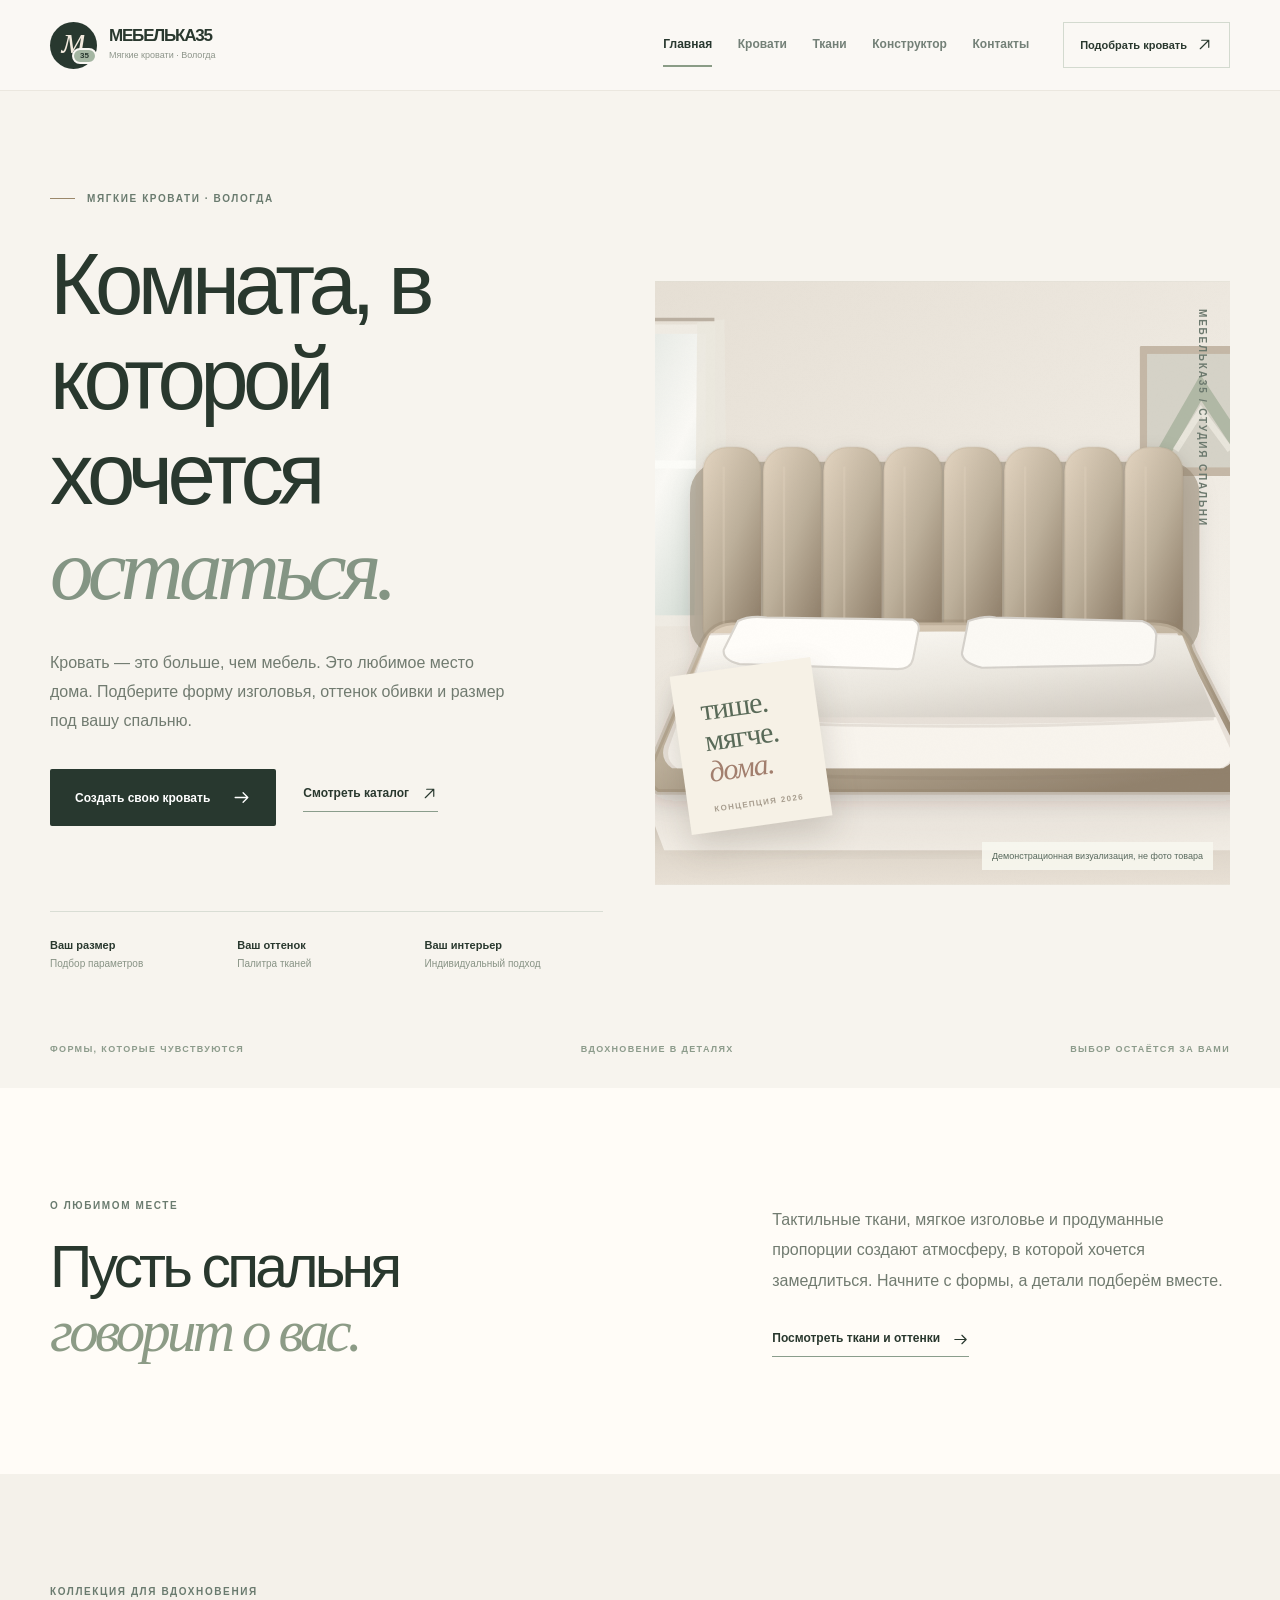
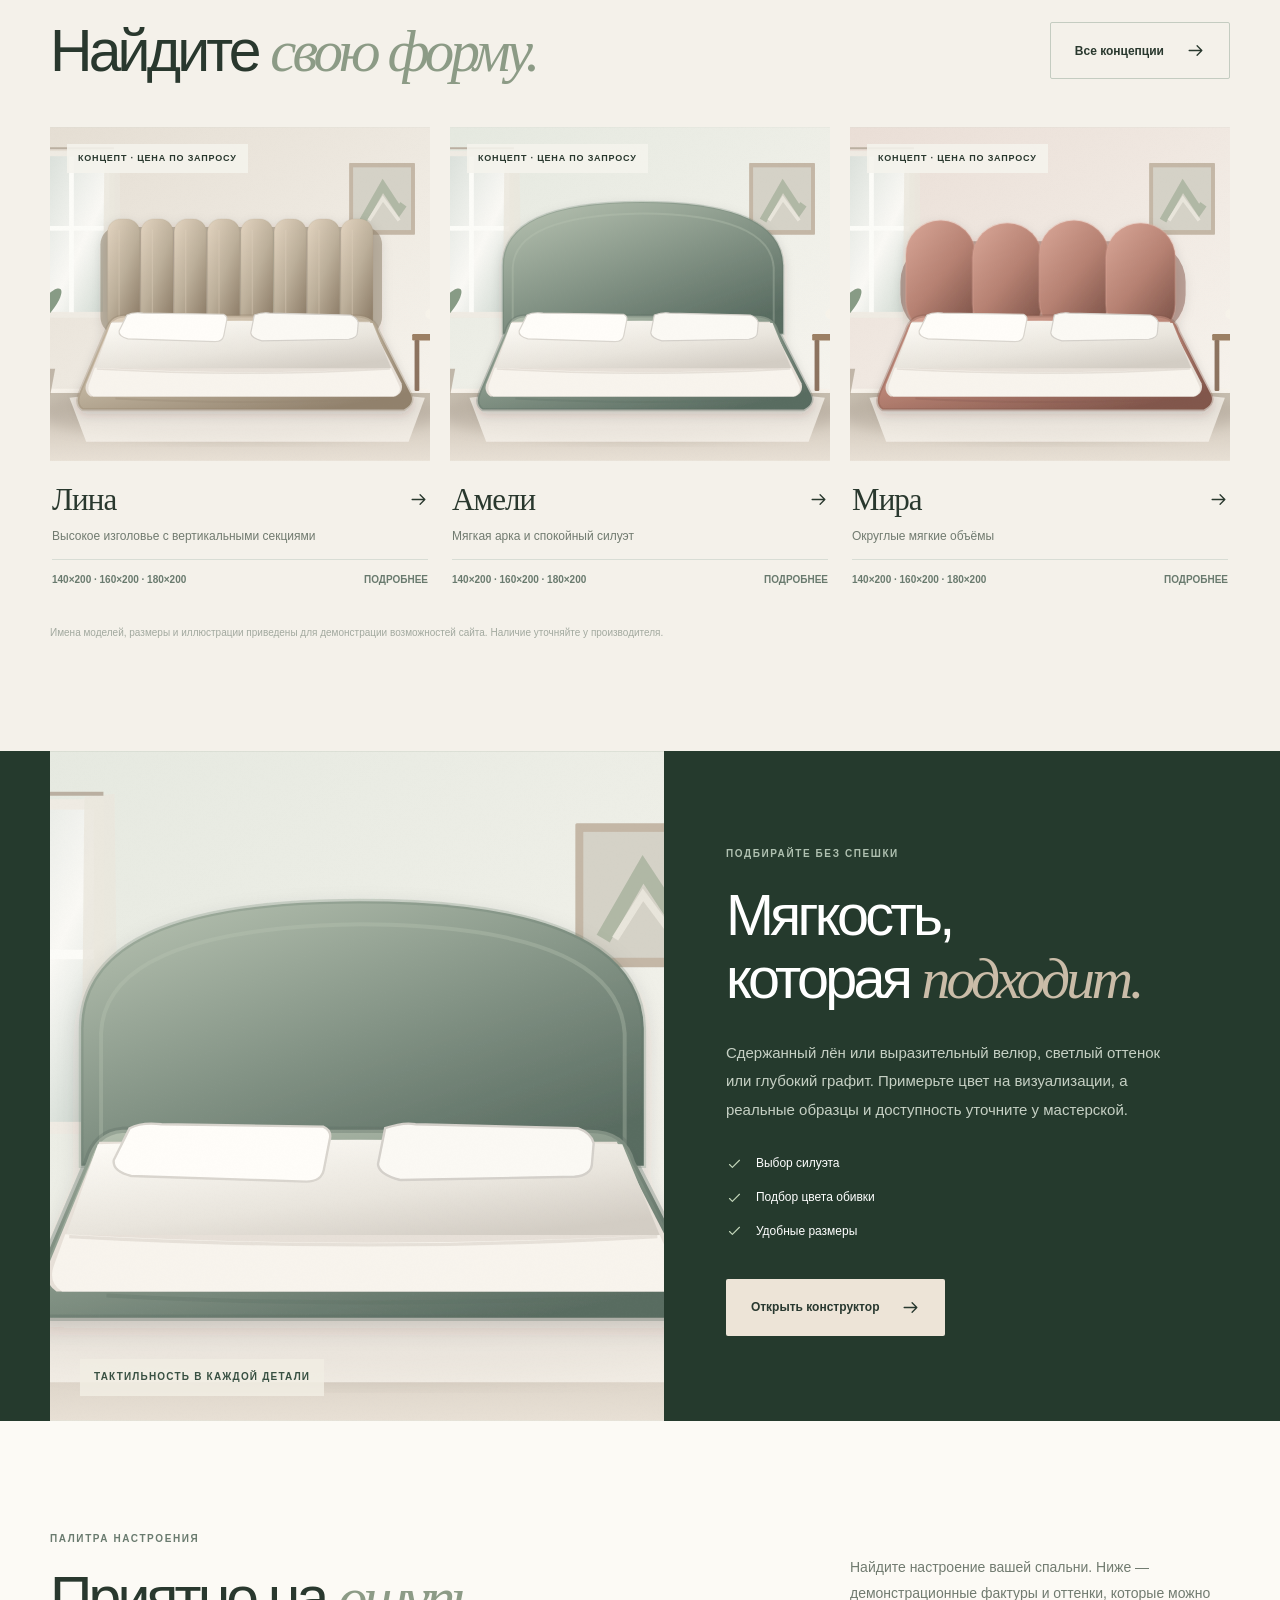
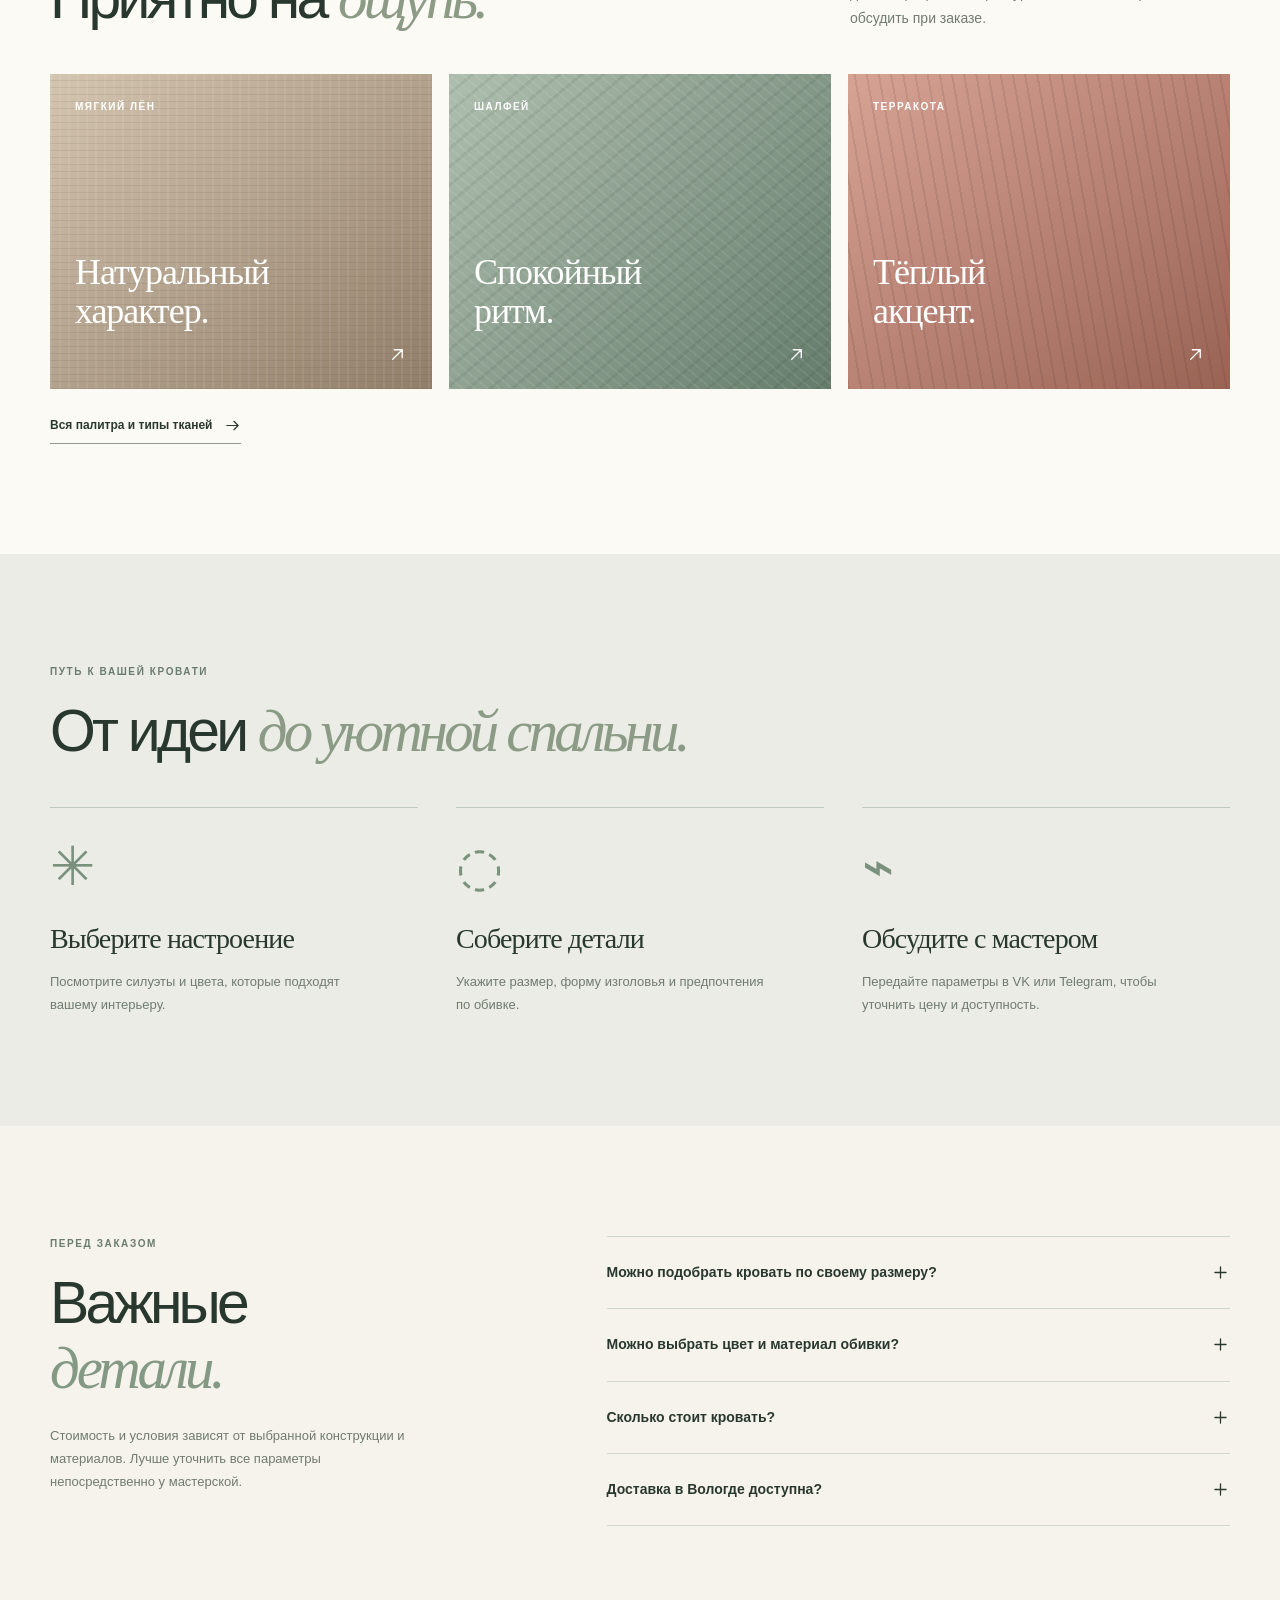
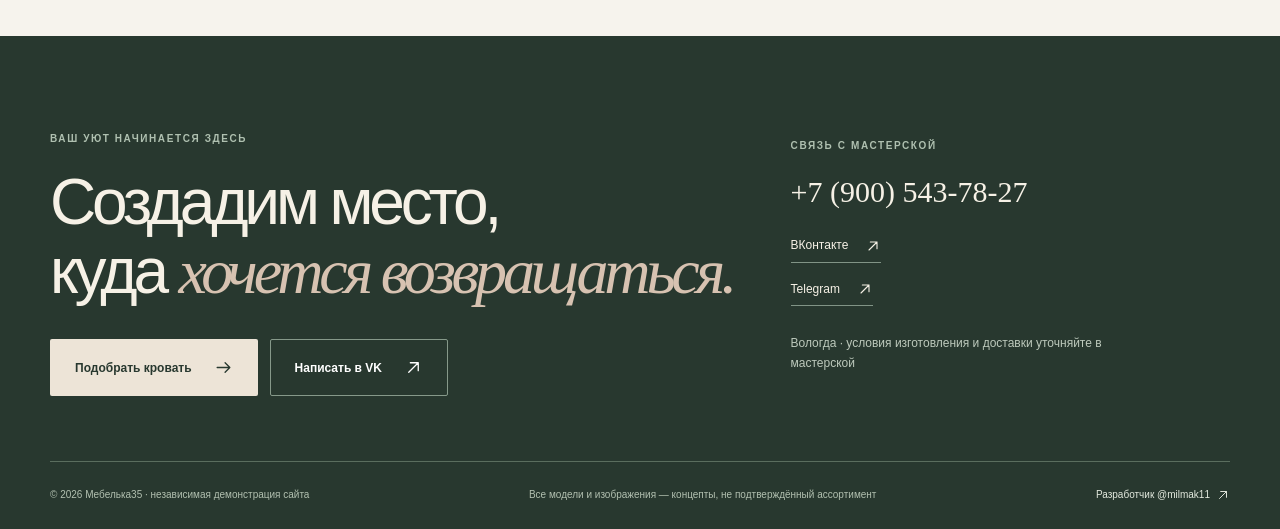
<file: index.html>
<!DOCTYPE html><html lang="ru"><head><meta charset="UTF-8"><meta name="viewport" content="width=device-width, initial-scale=1"><meta name="theme-color" content="#28382f"><meta name="robots" content="noindex,nofollow"><meta name="description" content="Концепт сайта Мебелька35: мягкие кровати, подбор формы, ткани, размера и запрос на изготовление в Вологде."><title>Мебелька35 — мягкие кровати от производителя в Вологде</title><link rel="icon" type="image/svg+xml" href="assets/favicon.svg"><link rel="stylesheet" href="assets/style.css"></head><body data-page="index"><header class="site-header" id="top"><div class="shell nav-shell"><a class="brand" href="index.html" aria-label="Мебелька35 на главную"><span class="brand-monogram">м<span>35</span></span><span class="brand-caption"><b>МЕБЕЛЬКА35</b><small>Мягкие кровати · Вологда</small></span></a><nav class="primary-nav" aria-label="Основная навигация"><a class="navlink current" href="index.html">Главная</a><a class="navlink " href="catalog.html">Кровати</a><a class="navlink " href="materials.html">Ткани</a><a class="navlink " href="designer.html">Конструктор</a><a class="navlink " href="contacts.html">Контакты</a></nav><a class="nav-cta" href="designer.html">Подобрать кровать <svg class="icon" viewBox="0 0 24 24" fill="none" stroke="currentColor" stroke-width="1.65" stroke-linecap="round" stroke-linejoin="round" aria-hidden="true"><path d="M6 18 18 6M8 6h10v10"/></svg></a><button class="menu-toggle" aria-expanded="false" aria-controls="mobileNav" aria-label="Открыть меню"><svg class="icon" viewBox="0 0 24 24" fill="none" stroke="currentColor" stroke-width="1.65" stroke-linecap="round" stroke-linejoin="round" aria-hidden="true"><path d="M4 7h16M4 12h16M4 17h16"/></svg></button></div><nav class="mobile-nav" id="mobileNav" aria-label="Мобильная навигация"><a class="navlink current" href="index.html">Главная</a><a class="navlink " href="catalog.html">Кровати</a><a class="navlink " href="materials.html">Ткани</a><a class="navlink " href="designer.html">Конструктор</a><a class="navlink " href="contacts.html">Контакты</a><a href="tel:+79005437827" class="mobile-call">+7 (900) 543-78-27</a></nav></header><main><section class="hero"><div class="shell hero-grid"><div class="hero-copy"><div class="eyebrow"><span class="eyebrow-dash"></span> МЯГКИЕ КРОВАТИ · ВОЛОГДА</div><h1>Комната, в которой хочется <em>остаться.</em></h1><p>Кровать — это больше, чем мебель. Это любимое место дома. Подберите форму изголовья, оттенок обивки и размер под вашу спальню.</p><div class="hero-actions"><a href="designer.html" class="btn btn-primary">Создать свою кровать <svg class="icon" viewBox="0 0 24 24" fill="none" stroke="currentColor" stroke-width="1.65" stroke-linecap="round" stroke-linejoin="round" aria-hidden="true"><path d="M4 12h16m-6-6 6 6-6 6"/></svg></a><a href="catalog.html" class="underlink">Смотреть каталог <svg class="icon" viewBox="0 0 24 24" fill="none" stroke="currentColor" stroke-width="1.65" stroke-linecap="round" stroke-linejoin="round" aria-hidden="true"><path d="M6 18 18 6M8 6h10v10"/></svg></a></div><div class="hero-underline"><span><b>Ваш размер</b><small>Подбор параметров</small></span><span><b>Ваш оттенок</b><small>Палитра тканей</small></span><span><b>Ваш интерьер</b><small>Индивидуальный подход</small></span></div></div><div class="hero-media"><img src="assets/scenes/hero.svg" alt="Иллюстрация мягкой кровати с вертикальным изголовьем в светлой спальне" fetchpriority="high"><div class="hero-vertical">МЕБЕЛЬКА35 / СТУДИЯ СПАЛЬНИ</div><div class="hero-stamp"><span>тише.<br>мягче.<br><em>дома.</em></span><small>КОНЦЕПЦИЯ 2026</small></div><div class="hero-media-caption">Демонстрационная визуализация, не фото товара</div></div></div><div class="shell hero-bottom"><span>ФОРМЫ, КОТОРЫЕ ЧУВСТВУЮТСЯ</span><span>ВДОХНОВЕНИЕ В ДЕТАЛЯХ</span><span>ВЫБОР ОСТАЁТСЯ ЗА ВАМИ</span></div></section>
<section class="section intro-section"><div class="shell intro-grid"><div><div class="eyebrow">О ЛЮБИМОМ МЕСТЕ</div><h2>Пусть спальня<br><em>говорит о вас.</em></h2></div><div class="intro-text"><p>Тактильные ткани, мягкое изголовье и продуманные пропорции создают атмосферу, в которой хочется замедлиться. Начните с формы, а детали подберём вместе.</p><a class="underlink" href="materials.html">Посмотреть ткани и оттенки <svg class="icon" viewBox="0 0 24 24" fill="none" stroke="currentColor" stroke-width="1.65" stroke-linecap="round" stroke-linejoin="round" aria-hidden="true"><path d="M4 12h16m-6-6 6 6-6 6"/></svg></a></div></div></section>
<section class="section bestseller-section"><div class="shell"><div class="heading-row"><div><div class="eyebrow">КОЛЛЕКЦИЯ ДЛЯ ВДОХНОВЕНИЯ</div><h2>Найдите <em>свою форму.</em></h2></div><a class="btn btn-outlined" href="catalog.html">Все концепции <svg class="icon" viewBox="0 0 24 24" fill="none" stroke="currentColor" stroke-width="1.65" stroke-linecap="round" stroke-linejoin="round" aria-hidden="true"><path d="M4 12h16m-6-6 6 6-6 6"/></svg></a></div><div class="featured-cards" id="featuredCards"></div><p class="legal-mini">Имена моделей, размеры и иллюстрации приведены для демонстрации возможностей сайта. Наличие уточняйте у производителя.</p></div></section>
<section class="section atelier-section"><div class="shell atelier-grid"><div class="atelier-media"><img src="assets/scenes/ameli-olive.svg" loading="lazy" alt="Иллюстрация мягкой кровати с арочным изголовьем в зелёной ткани"><div class="atelier-caption">ТАКТИЛЬНОСТЬ В КАЖДОЙ ДЕТАЛИ</div></div><div class="atelier-copy"><div class="eyebrow light">ПОДБИРАЙТЕ БЕЗ СПЕШКИ</div><h2>Мягкость,<br>которая <em>подходит.</em></h2><p>Сдержанный лён или выразительный велюр, светлый оттенок или глубокий графит. Примерьте цвет на визуализации, а реальные образцы и доступность уточните у мастерской.</p><div class="benefit-points"><span><svg class="icon" viewBox="0 0 24 24" fill="none" stroke="currentColor" stroke-width="1.65" stroke-linecap="round" stroke-linejoin="round" aria-hidden="true"><path d="m5 12 4 4L19 6"/></svg> Выбор силуэта</span><span><svg class="icon" viewBox="0 0 24 24" fill="none" stroke="currentColor" stroke-width="1.65" stroke-linecap="round" stroke-linejoin="round" aria-hidden="true"><path d="m5 12 4 4L19 6"/></svg> Подбор цвета обивки</span><span><svg class="icon" viewBox="0 0 24 24" fill="none" stroke="currentColor" stroke-width="1.65" stroke-linecap="round" stroke-linejoin="round" aria-hidden="true"><path d="m5 12 4 4L19 6"/></svg> Удобные размеры</span></div><a class="btn btn-sand" href="designer.html">Открыть конструктор <svg class="icon" viewBox="0 0 24 24" fill="none" stroke="currentColor" stroke-width="1.65" stroke-linecap="round" stroke-linejoin="round" aria-hidden="true"><path d="M4 12h16m-6-6 6 6-6 6"/></svg></a></div></div></section>
<section class="section textures-section"><div class="shell"><div class="heading-row"><div><div class="eyebrow">ПАЛИТРА НАСТРОЕНИЯ</div><h2>Приятно на <em>ощупь.</em></h2></div><p class="header-description">Найдите настроение вашей спальни. Ниже — демонстрационные фактуры и оттенки, которые можно обсудить при заказе.</p></div><div class="swatch-display"><a href="designer.html?color=oat" class="large-swatch fabric-oat"><span>МЯГКИЙ ЛЁН</span><strong>Натуральный<br>характер.</strong><svg class="icon" viewBox="0 0 24 24" fill="none" stroke="currentColor" stroke-width="1.65" stroke-linecap="round" stroke-linejoin="round" aria-hidden="true"><path d="M6 18 18 6M8 6h10v10"/></svg></a><a href="designer.html?color=olive" class="large-swatch fabric-olive"><span>ШАЛФЕЙ</span><strong>Спокойный<br>ритм.</strong><svg class="icon" viewBox="0 0 24 24" fill="none" stroke="currentColor" stroke-width="1.65" stroke-linecap="round" stroke-linejoin="round" aria-hidden="true"><path d="M6 18 18 6M8 6h10v10"/></svg></a><a href="designer.html?color=clay" class="large-swatch fabric-clay"><span>ТЕРРАКОТА</span><strong>Тёплый<br>акцент.</strong><svg class="icon" viewBox="0 0 24 24" fill="none" stroke="currentColor" stroke-width="1.65" stroke-linecap="round" stroke-linejoin="round" aria-hidden="true"><path d="M6 18 18 6M8 6h10v10"/></svg></a></div><a class="underlink swatch-more" href="materials.html">Вся палитра и типы тканей <svg class="icon" viewBox="0 0 24 24" fill="none" stroke="currentColor" stroke-width="1.65" stroke-linecap="round" stroke-linejoin="round" aria-hidden="true"><path d="M4 12h16m-6-6 6 6-6 6"/></svg></a></div></section>
<section class="section process-section"><div class="shell"><div class="heading-row"><div><div class="eyebrow">ПУТЬ К ВАШЕЙ КРОВАТИ</div><h2>От идеи <em>до уютной спальни.</em></h2></div></div><div class="process-grid"><div class="process-item"><span class="process-symbol">✳</span><h3>Выберите настроение</h3><p>Посмотрите силуэты и цвета, которые подходят вашему интерьеру.</p></div><div class="process-item"><span class="process-symbol">◌</span><h3>Соберите детали</h3><p>Укажите размер, форму изголовья и предпочтения по обивке.</p></div><div class="process-item"><span class="process-symbol">⌁</span><h3>Обсудите с мастером</h3><p>Передайте параметры в VK или Telegram, чтобы уточнить цену и доступность.</p></div></div></div></section>
<section class="section faq-section"><div class="shell faq-grid"><div><div class="eyebrow">ПЕРЕД ЗАКАЗОМ</div><h2>Важные<br><em>детали.</em></h2><p>Стоимость и условия зависят от выбранной конструкции и материалов. Лучше уточнить все параметры непосредственно у мастерской.</p></div><div class="faq-list"><details><summary>Можно подобрать кровать по своему размеру? <svg class="icon" viewBox="0 0 24 24" fill="none" stroke="currentColor" stroke-width="1.65" stroke-linecap="round" stroke-linejoin="round" aria-hidden="true"><path d="M12 5v14M5 12h14"/></svg></summary><p>В демоверсии предусмотрен выбор нескольких популярных размеров и поле для индивидуальных пожеланий. Возможность изготовления нужного размера подтвердит производитель.</p></details><details><summary>Можно выбрать цвет и материал обивки? <svg class="icon" viewBox="0 0 24 24" fill="none" stroke="currentColor" stroke-width="1.65" stroke-linecap="round" stroke-linejoin="round" aria-hidden="true"><path d="M12 5v14M5 12h14"/></svg></summary><p>Да, на сайте можно визуально примерить оттенки и указать тип ткани в заявке. Доступные у производителя коллекции и реальные образцы уточняются перед заказом.</p></details><details><summary>Сколько стоит кровать? <svg class="icon" viewBox="0 0 24 24" fill="none" stroke="currentColor" stroke-width="1.65" stroke-linecap="round" stroke-linejoin="round" aria-hidden="true"><path d="M12 5v14M5 12h14"/></svg></summary><p>Окончательная стоимость зависит от размеров, модели, ткани и опций. Подготовьте запрос с помощью конструктора, чтобы мастерская смогла рассчитать цену.</p></details><details><summary>Доставка в Вологде доступна? <svg class="icon" viewBox="0 0 24 24" fill="none" stroke="currentColor" stroke-width="1.65" stroke-linecap="round" stroke-linejoin="round" aria-hidden="true"><path d="M12 5v14M5 12h14"/></svg></summary><p>Условия, географию и стоимость доставки, сборки и срок изготовления лучше согласовать напрямую по телефону или в VK.</p></details></div></div></section></main><footer class="site-footer"><div class="shell"><div class="footer-top"><div><span class="eyebrow light">Ваш уют начинается здесь</span><h2>Создадим место,<br>куда <em>хочется возвращаться.</em></h2><div class="footer-buttons"><a class="btn btn-light" href="designer.html">Подобрать кровать <svg class="icon" viewBox="0 0 24 24" fill="none" stroke="currentColor" stroke-width="1.65" stroke-linecap="round" stroke-linejoin="round" aria-hidden="true"><path d="M4 12h16m-6-6 6 6-6 6"/></svg></a><a class="btn btn-outline-light" href="https://vk.me/mebelka35" target="_blank" rel="noopener noreferrer">Написать в VK <svg class="icon" viewBox="0 0 24 24" fill="none" stroke="currentColor" stroke-width="1.65" stroke-linecap="round" stroke-linejoin="round" aria-hidden="true"><path d="M6 18 18 6M8 6h10v10"/></svg></a></div></div><div class="footer-side"><span class="eyebrow light">Связь с мастерской</span><a class="footer-tel" href="tel:+79005437827">+7 (900) 543-78-27</a><a href="https://vk.com/mebelka35" target="_blank" rel="noopener noreferrer">ВКонтакте <svg class="icon" viewBox="0 0 24 24" fill="none" stroke="currentColor" stroke-width="1.65" stroke-linecap="round" stroke-linejoin="round" aria-hidden="true"><path d="M6 18 18 6M8 6h10v10"/></svg></a><a href="https://t.me/+79005437827" target="_blank" rel="noopener noreferrer">Telegram <svg class="icon" viewBox="0 0 24 24" fill="none" stroke="currentColor" stroke-width="1.65" stroke-linecap="round" stroke-linejoin="round" aria-hidden="true"><path d="M6 18 18 6M8 6h10v10"/></svg></a><span class="footer-small">Вологда · условия изготовления и доставки уточняйте в мастерской</span></div></div><div class="footer-bottom"><span>© 2026 Мебелька35 · независимая демонстрация сайта</span><span>Все модели и изображения — концепты, не подтверждённый ассортимент</span><a href="https://t.me/milmak11" target="_blank" rel="noopener noreferrer">Разработчик @milmak11 <svg class="icon" viewBox="0 0 24 24" fill="none" stroke="currentColor" stroke-width="1.65" stroke-linecap="round" stroke-linejoin="round" aria-hidden="true"><path d="M6 18 18 6M8 6h10v10"/></svg></a></div></div></footer><div class="mobile-dock"><a href="designer.html"><svg class="icon" viewBox="0 0 24 24" fill="none" stroke="currentColor" stroke-width="1.65" stroke-linecap="round" stroke-linejoin="round" aria-hidden="true"><path d="M12 2l2.5 7.5L22 12l-7.5 2.5L12 22l-2.5-7.5L2 12l7.5-2.5Z"/></svg> Подобрать кровать</a><a href="https://vk.me/mebelka35" target="_blank" rel="noopener noreferrer"><svg class="icon" viewBox="0 0 24 24" fill="none" stroke="currentColor" stroke-width="1.65" stroke-linecap="round" stroke-linejoin="round" aria-hidden="true"><path d="M6 18 18 6M8 6h10v10"/></svg> Написать</a></div><div class="toast" id="toast" role="status" aria-live="polite"></div><dialog id="bedDialog" class="bed-dialog" aria-label="Подробнее о модели"><button type="button" class="dialog-x" aria-label="Закрыть" data-close-dialog><svg class="icon" viewBox="0 0 24 24" fill="none" stroke="currentColor" stroke-width="1.65" stroke-linecap="round" stroke-linejoin="round" aria-hidden="true"><path d="M6 6l12 12M18 6 6 18"/></svg></button><div id="dialogContent"></div></dialog><script src="assets/data.js"></script><script src="assets/app.js"></script></body></html>
</file>
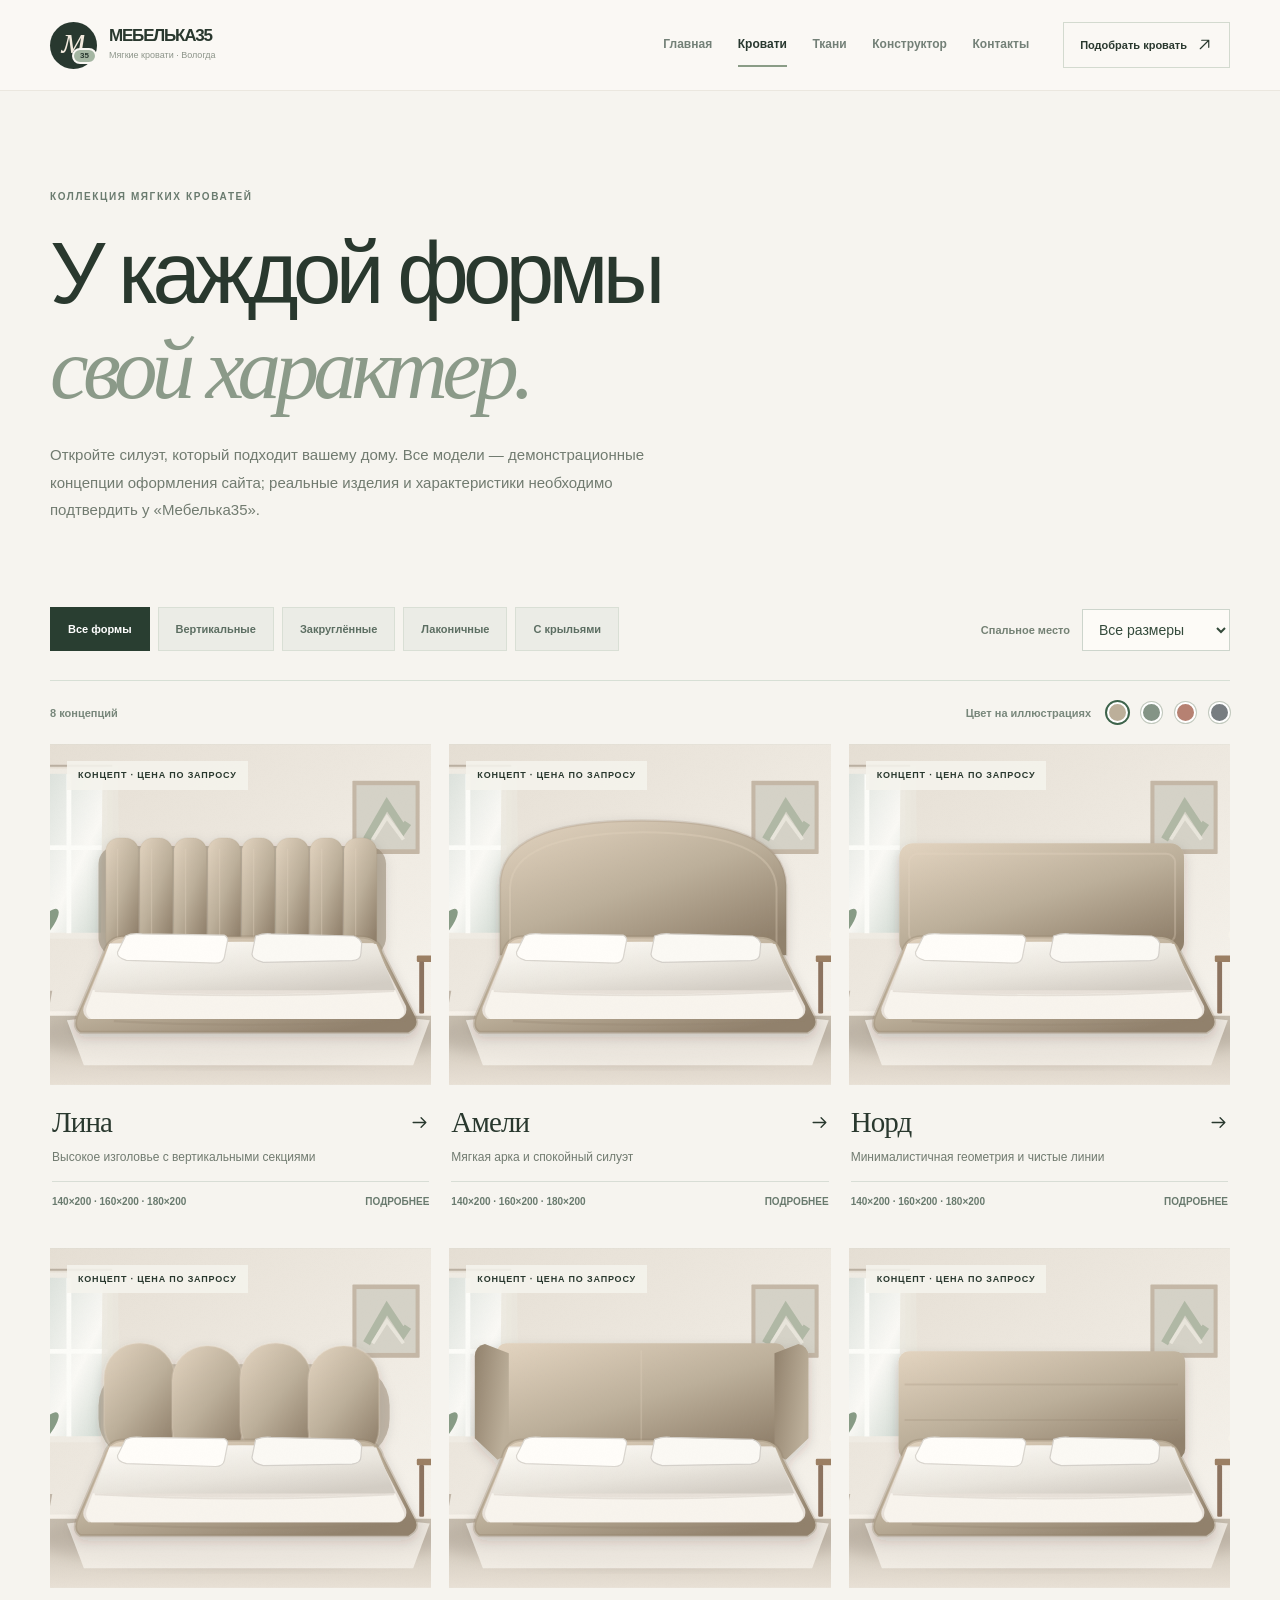
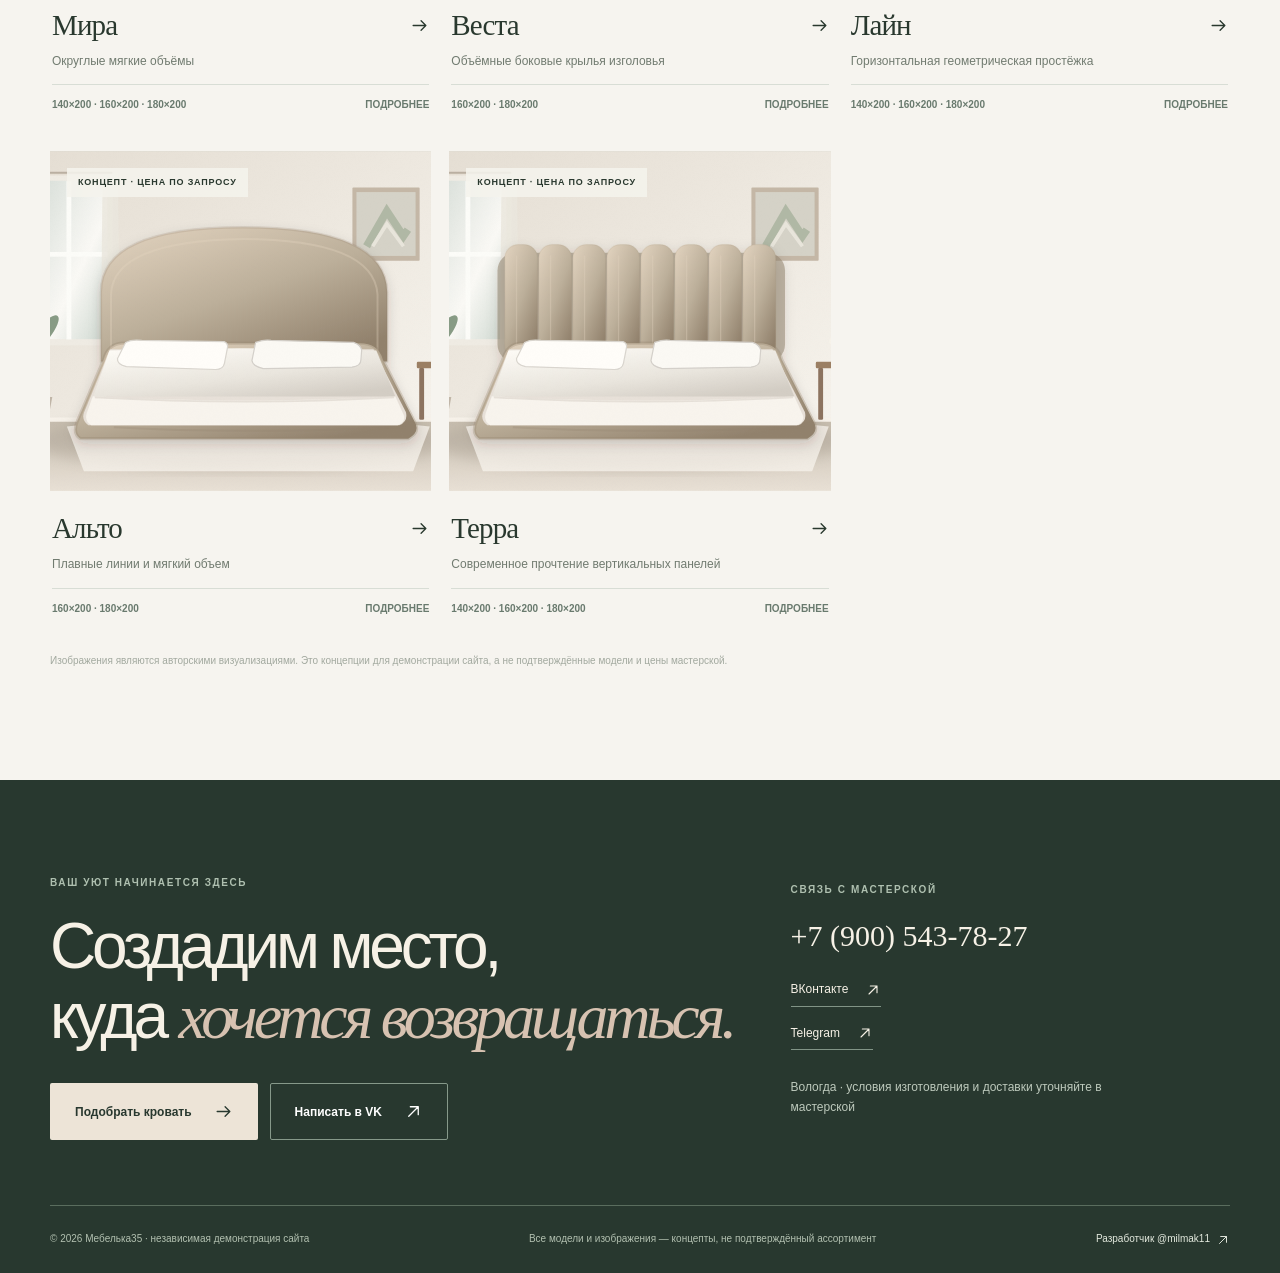
<file: catalog.html>
<!DOCTYPE html><html lang="ru"><head><meta charset="UTF-8"><meta name="viewport" content="width=device-width, initial-scale=1"><meta name="theme-color" content="#28382f"><meta name="robots" content="noindex,nofollow"><meta name="description" content="Концепт сайта Мебелька35: мягкие кровати, подбор формы, ткани, размера и запрос на изготовление в Вологде."><title>Каталог мягких кроватей — Мебелька35</title><link rel="icon" type="image/svg+xml" href="assets/favicon.svg"><link rel="stylesheet" href="assets/style.css"></head><body data-page="catalog"><header class="site-header" id="top"><div class="shell nav-shell"><a class="brand" href="index.html" aria-label="Мебелька35 на главную"><span class="brand-monogram">м<span>35</span></span><span class="brand-caption"><b>МЕБЕЛЬКА35</b><small>Мягкие кровати · Вологда</small></span></a><nav class="primary-nav" aria-label="Основная навигация"><a class="navlink " href="index.html">Главная</a><a class="navlink current" href="catalog.html">Кровати</a><a class="navlink " href="materials.html">Ткани</a><a class="navlink " href="designer.html">Конструктор</a><a class="navlink " href="contacts.html">Контакты</a></nav><a class="nav-cta" href="designer.html">Подобрать кровать <svg class="icon" viewBox="0 0 24 24" fill="none" stroke="currentColor" stroke-width="1.65" stroke-linecap="round" stroke-linejoin="round" aria-hidden="true"><path d="M6 18 18 6M8 6h10v10"/></svg></a><button class="menu-toggle" aria-expanded="false" aria-controls="mobileNav" aria-label="Открыть меню"><svg class="icon" viewBox="0 0 24 24" fill="none" stroke="currentColor" stroke-width="1.65" stroke-linecap="round" stroke-linejoin="round" aria-hidden="true"><path d="M4 7h16M4 12h16M4 17h16"/></svg></button></div><nav class="mobile-nav" id="mobileNav" aria-label="Мобильная навигация"><a class="navlink " href="index.html">Главная</a><a class="navlink current" href="catalog.html">Кровати</a><a class="navlink " href="materials.html">Ткани</a><a class="navlink " href="designer.html">Конструктор</a><a class="navlink " href="contacts.html">Контакты</a><a href="tel:+79005437827" class="mobile-call">+7 (900) 543-78-27</a></nav></header><main><section class="page-hero shell"><div class="eyebrow">КОЛЛЕКЦИЯ МЯГКИХ КРОВАТЕЙ</div><h1>У каждой формы<br><em>свой характер.</em></h1><p>Откройте силуэт, который подходит вашему дому. Все модели — демонстрационные концепции оформления сайта; реальные изделия и характеристики необходимо подтвердить у «Мебелька35».</p></section><section class="section catalog-section"><div class="shell"><div class="catalog-tools"><div class="catalog-tabs" role="group" aria-label="Фильтр по форме изголовья"><button class="tab active" data-category="all" aria-pressed="true">Все формы</button><button class="tab" data-category="vertical" aria-pressed="false">Вертикальные</button><button class="tab" data-category="rounded" aria-pressed="false">Закруглённые</button><button class="tab" data-category="minimal" aria-pressed="false">Лаконичные</button><button class="tab" data-category="classic" aria-pressed="false">С крыльями</button></div><div class="catalog-side"><label class="small-input-label" for="sizeFilter">Спальное место</label><select id="sizeFilter"><option value="all">Все размеры</option><option value="140×200">140 × 200</option><option value="160×200">160 × 200</option><option value="180×200">180 × 200</option></select></div></div><div class="catalog-bar"><span id="catalogCount">Варианты для вдохновения</span><div class="catalog-colors"><span>Цвет на иллюстрациях</span><button class="mini-color chosen" data-catalog-color="oat" title="Лён" aria-label="Оттенок Лён" style="--sw:#BCAF9A"></button><button class="mini-color" data-catalog-color="olive" title="Шалфей" aria-label="Оттенок Шалфей" style="--sw:#849486"></button><button class="mini-color" data-catalog-color="clay" title="Терракота" aria-label="Оттенок Терракота" style="--sw:#B68172"></button><button class="mini-color" data-catalog-color="graphite" title="Графит" aria-label="Оттенок Графит" style="--sw:#777D81"></button></div></div><div class="catalog-grid" id="catalogGrid"></div><div class="empty-state" id="emptyState">По выбранным параметрам пока нет концепций. Попробуйте другой размер или форму.</div><p class="legal-mini">Изображения являются авторскими визуализациями. Это концепции для демонстрации сайта, а не подтверждённые модели и цены мастерской.</p></div></section></main><footer class="site-footer"><div class="shell"><div class="footer-top"><div><span class="eyebrow light">Ваш уют начинается здесь</span><h2>Создадим место,<br>куда <em>хочется возвращаться.</em></h2><div class="footer-buttons"><a class="btn btn-light" href="designer.html">Подобрать кровать <svg class="icon" viewBox="0 0 24 24" fill="none" stroke="currentColor" stroke-width="1.65" stroke-linecap="round" stroke-linejoin="round" aria-hidden="true"><path d="M4 12h16m-6-6 6 6-6 6"/></svg></a><a class="btn btn-outline-light" href="https://vk.me/mebelka35" target="_blank" rel="noopener noreferrer">Написать в VK <svg class="icon" viewBox="0 0 24 24" fill="none" stroke="currentColor" stroke-width="1.65" stroke-linecap="round" stroke-linejoin="round" aria-hidden="true"><path d="M6 18 18 6M8 6h10v10"/></svg></a></div></div><div class="footer-side"><span class="eyebrow light">Связь с мастерской</span><a class="footer-tel" href="tel:+79005437827">+7 (900) 543-78-27</a><a href="https://vk.com/mebelka35" target="_blank" rel="noopener noreferrer">ВКонтакте <svg class="icon" viewBox="0 0 24 24" fill="none" stroke="currentColor" stroke-width="1.65" stroke-linecap="round" stroke-linejoin="round" aria-hidden="true"><path d="M6 18 18 6M8 6h10v10"/></svg></a><a href="https://t.me/+79005437827" target="_blank" rel="noopener noreferrer">Telegram <svg class="icon" viewBox="0 0 24 24" fill="none" stroke="currentColor" stroke-width="1.65" stroke-linecap="round" stroke-linejoin="round" aria-hidden="true"><path d="M6 18 18 6M8 6h10v10"/></svg></a><span class="footer-small">Вологда · условия изготовления и доставки уточняйте в мастерской</span></div></div><div class="footer-bottom"><span>© 2026 Мебелька35 · независимая демонстрация сайта</span><span>Все модели и изображения — концепты, не подтверждённый ассортимент</span><a href="https://t.me/milmak11" target="_blank" rel="noopener noreferrer">Разработчик @milmak11 <svg class="icon" viewBox="0 0 24 24" fill="none" stroke="currentColor" stroke-width="1.65" stroke-linecap="round" stroke-linejoin="round" aria-hidden="true"><path d="M6 18 18 6M8 6h10v10"/></svg></a></div></div></footer><div class="mobile-dock"><a href="designer.html"><svg class="icon" viewBox="0 0 24 24" fill="none" stroke="currentColor" stroke-width="1.65" stroke-linecap="round" stroke-linejoin="round" aria-hidden="true"><path d="M12 2l2.5 7.5L22 12l-7.5 2.5L12 22l-2.5-7.5L2 12l7.5-2.5Z"/></svg> Подобрать кровать</a><a href="https://vk.me/mebelka35" target="_blank" rel="noopener noreferrer"><svg class="icon" viewBox="0 0 24 24" fill="none" stroke="currentColor" stroke-width="1.65" stroke-linecap="round" stroke-linejoin="round" aria-hidden="true"><path d="M6 18 18 6M8 6h10v10"/></svg> Написать</a></div><div class="toast" id="toast" role="status" aria-live="polite"></div><dialog id="bedDialog" class="bed-dialog" aria-label="Подробнее о модели"><button type="button" class="dialog-x" aria-label="Закрыть" data-close-dialog><svg class="icon" viewBox="0 0 24 24" fill="none" stroke="currentColor" stroke-width="1.65" stroke-linecap="round" stroke-linejoin="round" aria-hidden="true"><path d="M6 6l12 12M18 6 6 18"/></svg></button><div id="dialogContent"></div></dialog><script src="assets/data.js"></script><script src="assets/app.js"></script></body></html>
</file>
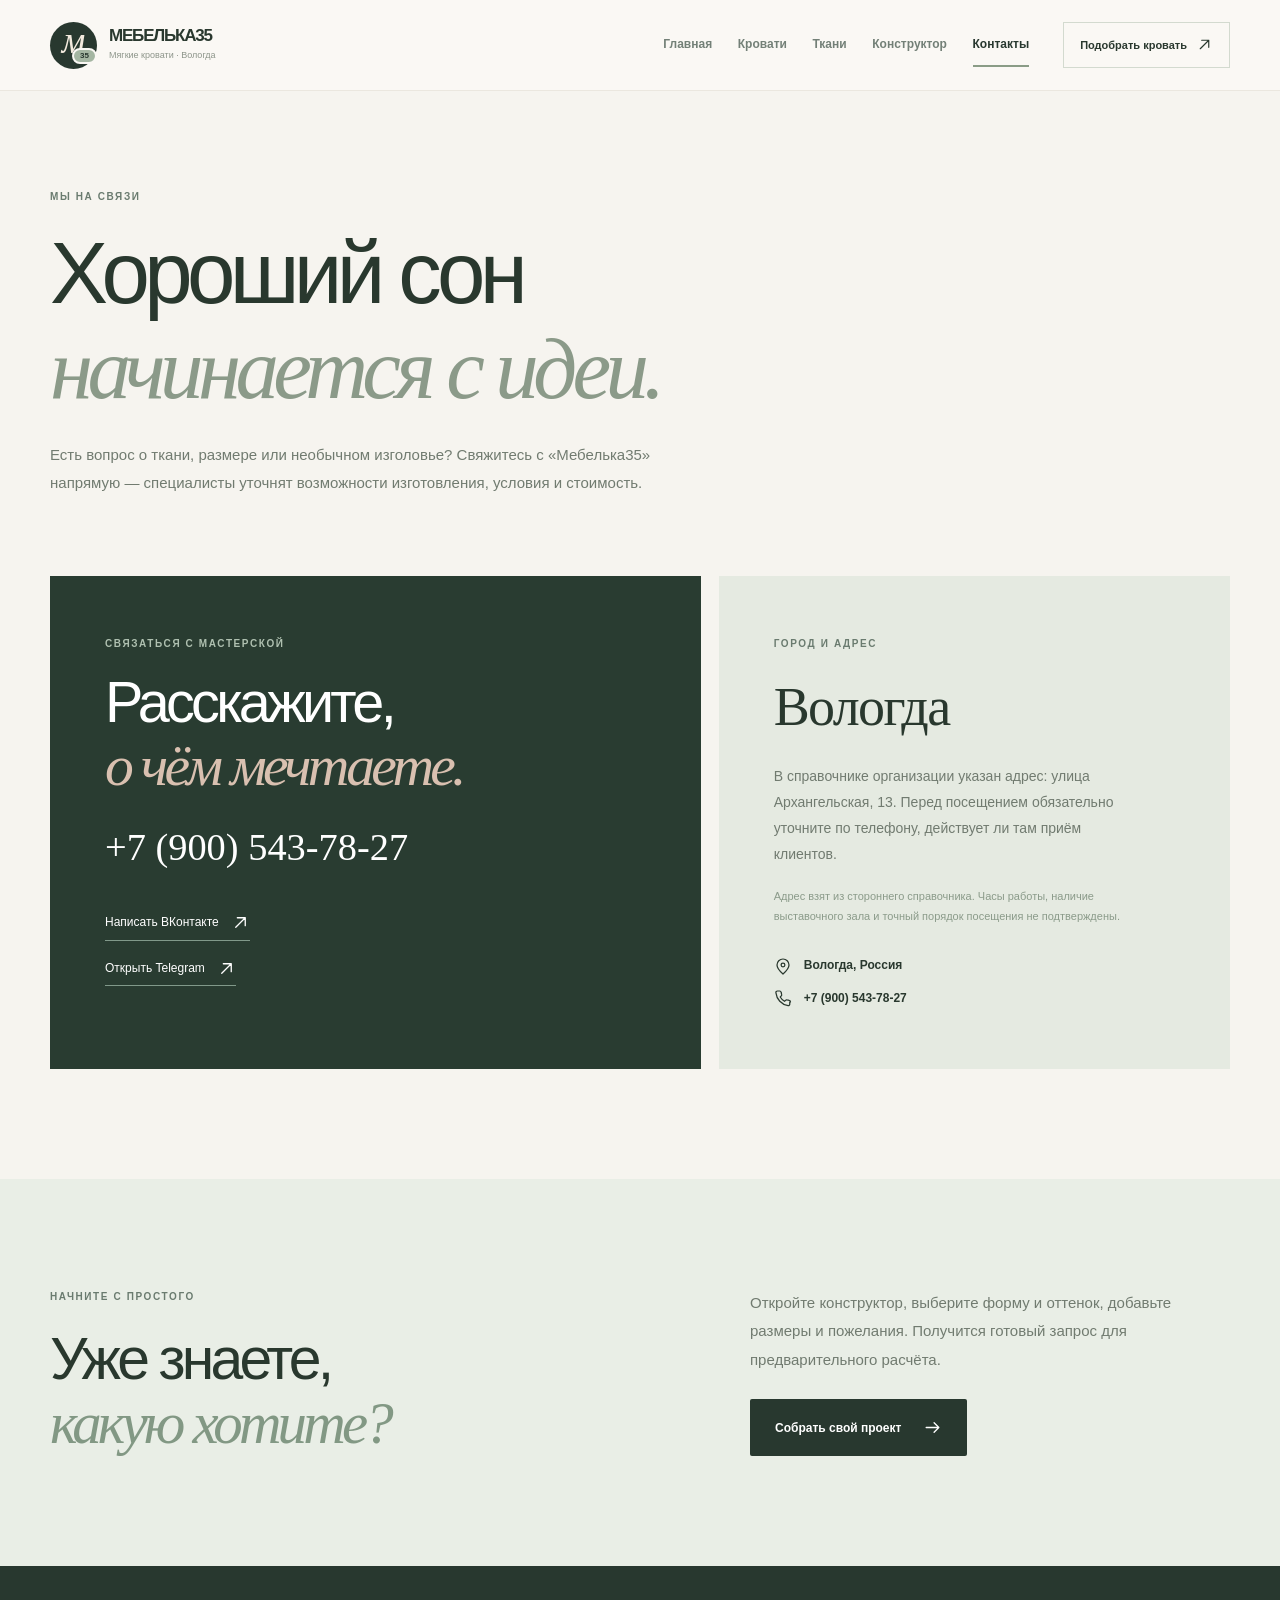
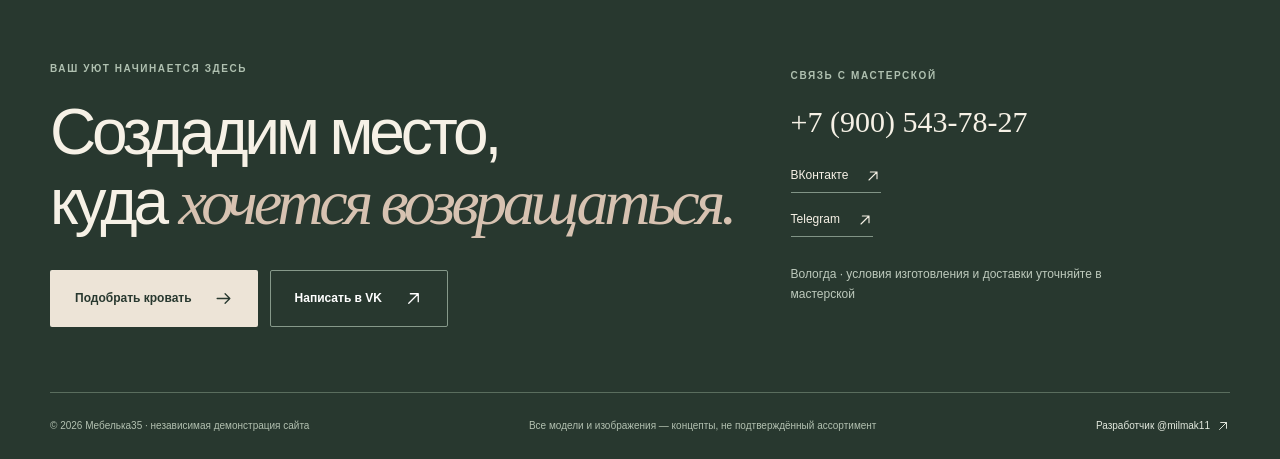
<file: contacts.html>
<!DOCTYPE html><html lang="ru"><head><meta charset="UTF-8"><meta name="viewport" content="width=device-width, initial-scale=1"><meta name="theme-color" content="#28382f"><meta name="robots" content="noindex,nofollow"><meta name="description" content="Концепт сайта Мебелька35: мягкие кровати, подбор формы, ткани, размера и запрос на изготовление в Вологде."><title>Контакты — Мебелька35</title><link rel="icon" type="image/svg+xml" href="assets/favicon.svg"><link rel="stylesheet" href="assets/style.css"></head><body data-page="contacts"><header class="site-header" id="top"><div class="shell nav-shell"><a class="brand" href="index.html" aria-label="Мебелька35 на главную"><span class="brand-monogram">м<span>35</span></span><span class="brand-caption"><b>МЕБЕЛЬКА35</b><small>Мягкие кровати · Вологда</small></span></a><nav class="primary-nav" aria-label="Основная навигация"><a class="navlink " href="index.html">Главная</a><a class="navlink " href="catalog.html">Кровати</a><a class="navlink " href="materials.html">Ткани</a><a class="navlink " href="designer.html">Конструктор</a><a class="navlink current" href="contacts.html">Контакты</a></nav><a class="nav-cta" href="designer.html">Подобрать кровать <svg class="icon" viewBox="0 0 24 24" fill="none" stroke="currentColor" stroke-width="1.65" stroke-linecap="round" stroke-linejoin="round" aria-hidden="true"><path d="M6 18 18 6M8 6h10v10"/></svg></a><button class="menu-toggle" aria-expanded="false" aria-controls="mobileNav" aria-label="Открыть меню"><svg class="icon" viewBox="0 0 24 24" fill="none" stroke="currentColor" stroke-width="1.65" stroke-linecap="round" stroke-linejoin="round" aria-hidden="true"><path d="M4 7h16M4 12h16M4 17h16"/></svg></button></div><nav class="mobile-nav" id="mobileNav" aria-label="Мобильная навигация"><a class="navlink " href="index.html">Главная</a><a class="navlink " href="catalog.html">Кровати</a><a class="navlink " href="materials.html">Ткани</a><a class="navlink " href="designer.html">Конструктор</a><a class="navlink current" href="contacts.html">Контакты</a><a href="tel:+79005437827" class="mobile-call">+7 (900) 543-78-27</a></nav></header><main><section class="page-hero shell"><div class="eyebrow">МЫ НА СВЯЗИ</div><h1>Хороший сон<br><em>начинается с идеи.</em></h1><p>Есть вопрос о ткани, размере или необычном изголовье? Свяжитесь с «Мебелька35» напрямую — специалисты уточнят возможности изготовления, условия и стоимость.</p></section><section class="section contact-section"><div class="shell contact-grid"><div class="contact-card dark"><div class="eyebrow light">СВЯЗАТЬСЯ С МАСТЕРСКОЙ</div><h2>Расскажите,<br><em>о чём мечтаете.</em></h2><a class="contact-phone" href="tel:+79005437827">+7 (900) 543-78-27</a><div class="contact-links"><a href="https://vk.me/mebelka35" target="_blank" rel="noopener noreferrer">Написать ВКонтакте <svg class="icon" viewBox="0 0 24 24" fill="none" stroke="currentColor" stroke-width="1.65" stroke-linecap="round" stroke-linejoin="round" aria-hidden="true"><path d="M6 18 18 6M8 6h10v10"/></svg></a><a href="https://t.me/+79005437827" target="_blank" rel="noopener noreferrer">Открыть Telegram <svg class="icon" viewBox="0 0 24 24" fill="none" stroke="currentColor" stroke-width="1.65" stroke-linecap="round" stroke-linejoin="round" aria-hidden="true"><path d="M6 18 18 6M8 6h10v10"/></svg></a></div></div><div class="contact-card neutral"><div class="eyebrow">ГОРОД И АДРЕС</div><h3>Вологда</h3><p>В справочнике организации указан адрес: улица Архангельская, 13. Перед посещением обязательно уточните по телефону, действует ли там приём клиентов.</p><p class="contact-disclaimer">Адрес взят из стороннего справочника. Часы работы, наличие выставочного зала и точный порядок посещения не подтверждены.</p><div class="contact-info-icons"><span><svg class="icon" viewBox="0 0 24 24" fill="none" stroke="currentColor" stroke-width="1.65" stroke-linecap="round" stroke-linejoin="round" aria-hidden="true"><path d="M20 10c0 5-8 12-8 12S4 15 4 10a8 8 0 1 1 16 0Z"/><circle cx="12" cy="10" r="2.5"/></svg> Вологда, Россия</span><span><svg class="icon" viewBox="0 0 24 24" fill="none" stroke="currentColor" stroke-width="1.65" stroke-linecap="round" stroke-linejoin="round" aria-hidden="true"><path d="M21 16.5v3a2 2 0 0 1-2.2 2A19.5 19.5 0 0 1 2.5 4.2 2 2 0 0 1 4.5 2h3a2 2 0 0 1 2 1.7l.7 2.8a2 2 0 0 1-.5 2L8.3 10a15 15 0 0 0 5.7 5.7l1.5-1.4a2 2 0 0 1 2-.5l2.8.7a2 2 0 0 1 1.7 2Z"/></svg> +7 (900) 543-78-27</span></div></div></div></section><section class="section contact-step-section"><div class="shell contact-step"><div><div class="eyebrow">НАЧНИТЕ С ПРОСТОГО</div><h2>Уже знаете,<br><em>какую хотите?</em></h2></div><div><p>Откройте конструктор, выберите форму и оттенок, добавьте размеры и пожелания. Получится готовый запрос для предварительного расчёта.</p><a href="designer.html" class="btn btn-primary">Собрать свой проект <svg class="icon" viewBox="0 0 24 24" fill="none" stroke="currentColor" stroke-width="1.65" stroke-linecap="round" stroke-linejoin="round" aria-hidden="true"><path d="M4 12h16m-6-6 6 6-6 6"/></svg></a></div></div></section></main><footer class="site-footer"><div class="shell"><div class="footer-top"><div><span class="eyebrow light">Ваш уют начинается здесь</span><h2>Создадим место,<br>куда <em>хочется возвращаться.</em></h2><div class="footer-buttons"><a class="btn btn-light" href="designer.html">Подобрать кровать <svg class="icon" viewBox="0 0 24 24" fill="none" stroke="currentColor" stroke-width="1.65" stroke-linecap="round" stroke-linejoin="round" aria-hidden="true"><path d="M4 12h16m-6-6 6 6-6 6"/></svg></a><a class="btn btn-outline-light" href="https://vk.me/mebelka35" target="_blank" rel="noopener noreferrer">Написать в VK <svg class="icon" viewBox="0 0 24 24" fill="none" stroke="currentColor" stroke-width="1.65" stroke-linecap="round" stroke-linejoin="round" aria-hidden="true"><path d="M6 18 18 6M8 6h10v10"/></svg></a></div></div><div class="footer-side"><span class="eyebrow light">Связь с мастерской</span><a class="footer-tel" href="tel:+79005437827">+7 (900) 543-78-27</a><a href="https://vk.com/mebelka35" target="_blank" rel="noopener noreferrer">ВКонтакте <svg class="icon" viewBox="0 0 24 24" fill="none" stroke="currentColor" stroke-width="1.65" stroke-linecap="round" stroke-linejoin="round" aria-hidden="true"><path d="M6 18 18 6M8 6h10v10"/></svg></a><a href="https://t.me/+79005437827" target="_blank" rel="noopener noreferrer">Telegram <svg class="icon" viewBox="0 0 24 24" fill="none" stroke="currentColor" stroke-width="1.65" stroke-linecap="round" stroke-linejoin="round" aria-hidden="true"><path d="M6 18 18 6M8 6h10v10"/></svg></a><span class="footer-small">Вологда · условия изготовления и доставки уточняйте в мастерской</span></div></div><div class="footer-bottom"><span>© 2026 Мебелька35 · независимая демонстрация сайта</span><span>Все модели и изображения — концепты, не подтверждённый ассортимент</span><a href="https://t.me/milmak11" target="_blank" rel="noopener noreferrer">Разработчик @milmak11 <svg class="icon" viewBox="0 0 24 24" fill="none" stroke="currentColor" stroke-width="1.65" stroke-linecap="round" stroke-linejoin="round" aria-hidden="true"><path d="M6 18 18 6M8 6h10v10"/></svg></a></div></div></footer><div class="mobile-dock"><a href="designer.html"><svg class="icon" viewBox="0 0 24 24" fill="none" stroke="currentColor" stroke-width="1.65" stroke-linecap="round" stroke-linejoin="round" aria-hidden="true"><path d="M12 2l2.5 7.5L22 12l-7.5 2.5L12 22l-2.5-7.5L2 12l7.5-2.5Z"/></svg> Подобрать кровать</a><a href="https://vk.me/mebelka35" target="_blank" rel="noopener noreferrer"><svg class="icon" viewBox="0 0 24 24" fill="none" stroke="currentColor" stroke-width="1.65" stroke-linecap="round" stroke-linejoin="round" aria-hidden="true"><path d="M6 18 18 6M8 6h10v10"/></svg> Написать</a></div><div class="toast" id="toast" role="status" aria-live="polite"></div><dialog id="bedDialog" class="bed-dialog" aria-label="Подробнее о модели"><button type="button" class="dialog-x" aria-label="Закрыть" data-close-dialog><svg class="icon" viewBox="0 0 24 24" fill="none" stroke="currentColor" stroke-width="1.65" stroke-linecap="round" stroke-linejoin="round" aria-hidden="true"><path d="M6 6l12 12M18 6 6 18"/></svg></button><div id="dialogContent"></div></dialog><script src="assets/data.js"></script><script src="assets/app.js"></script></body></html>
</file>
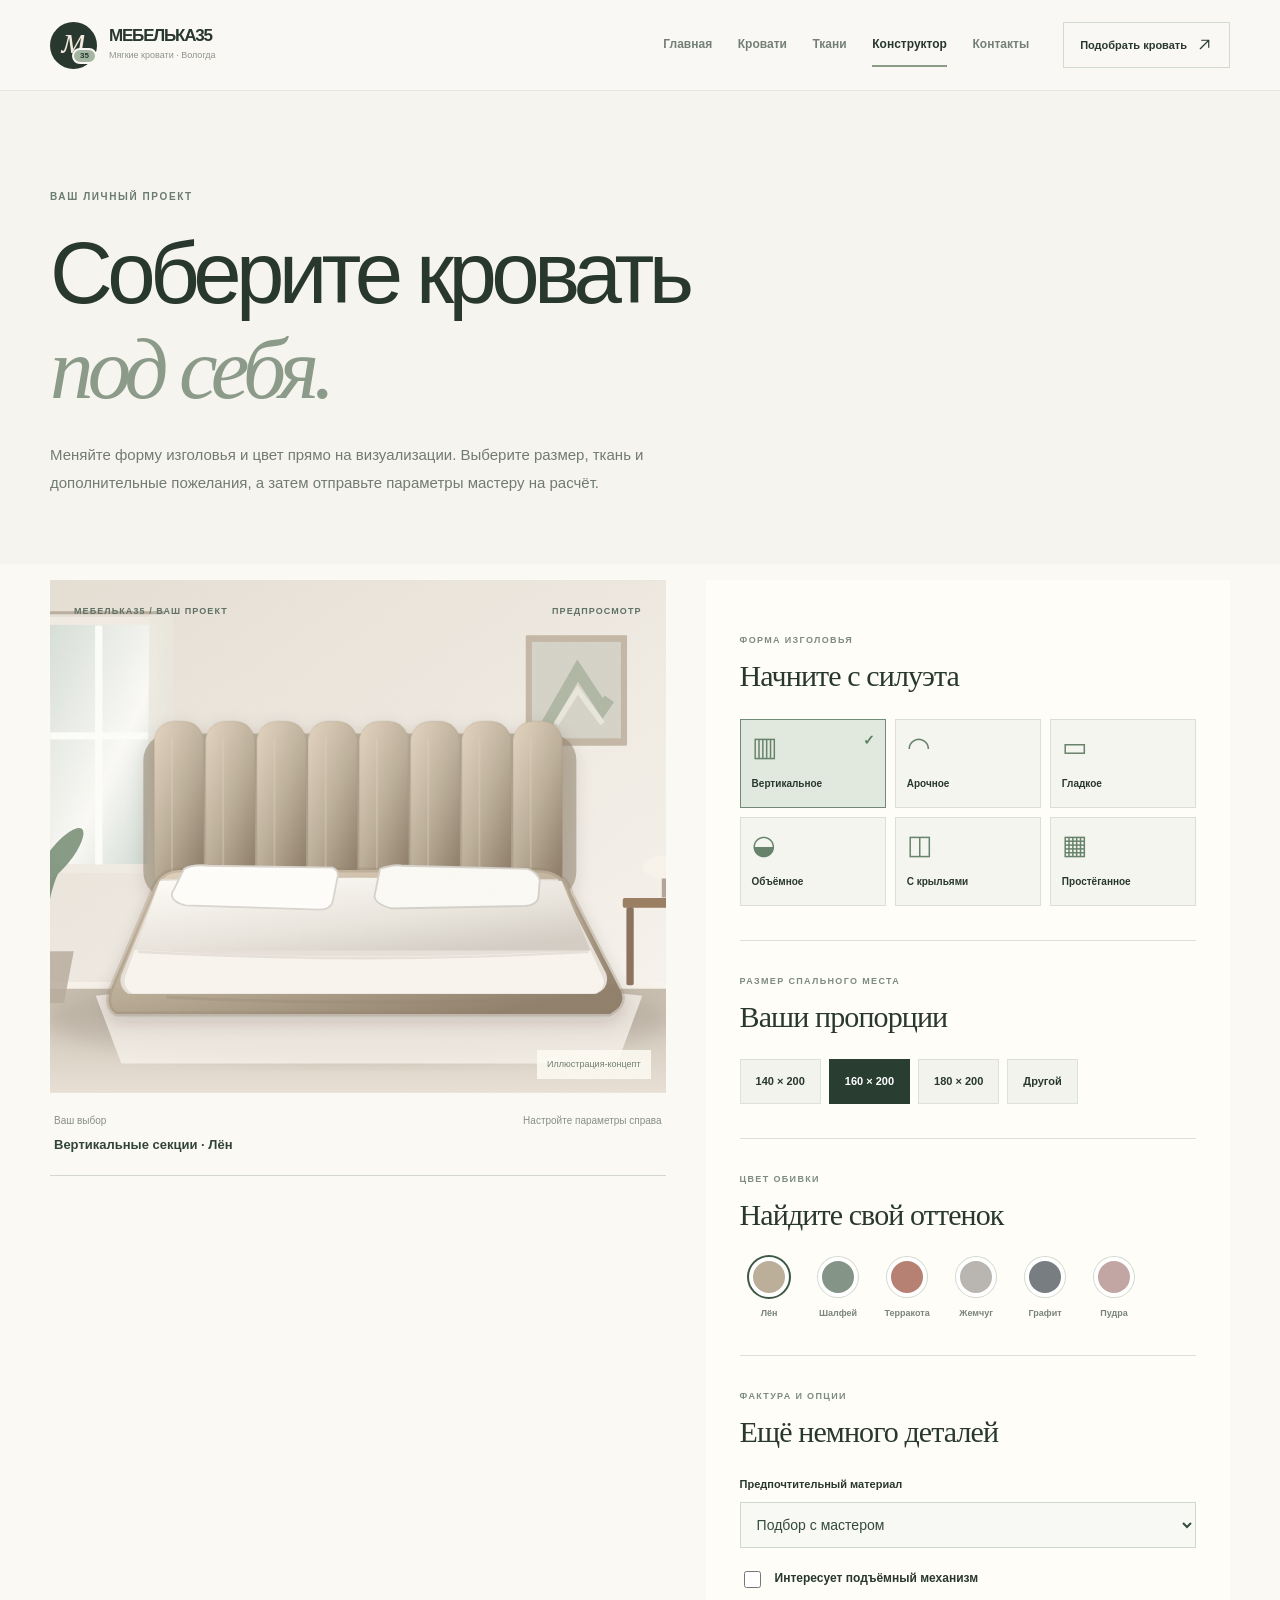
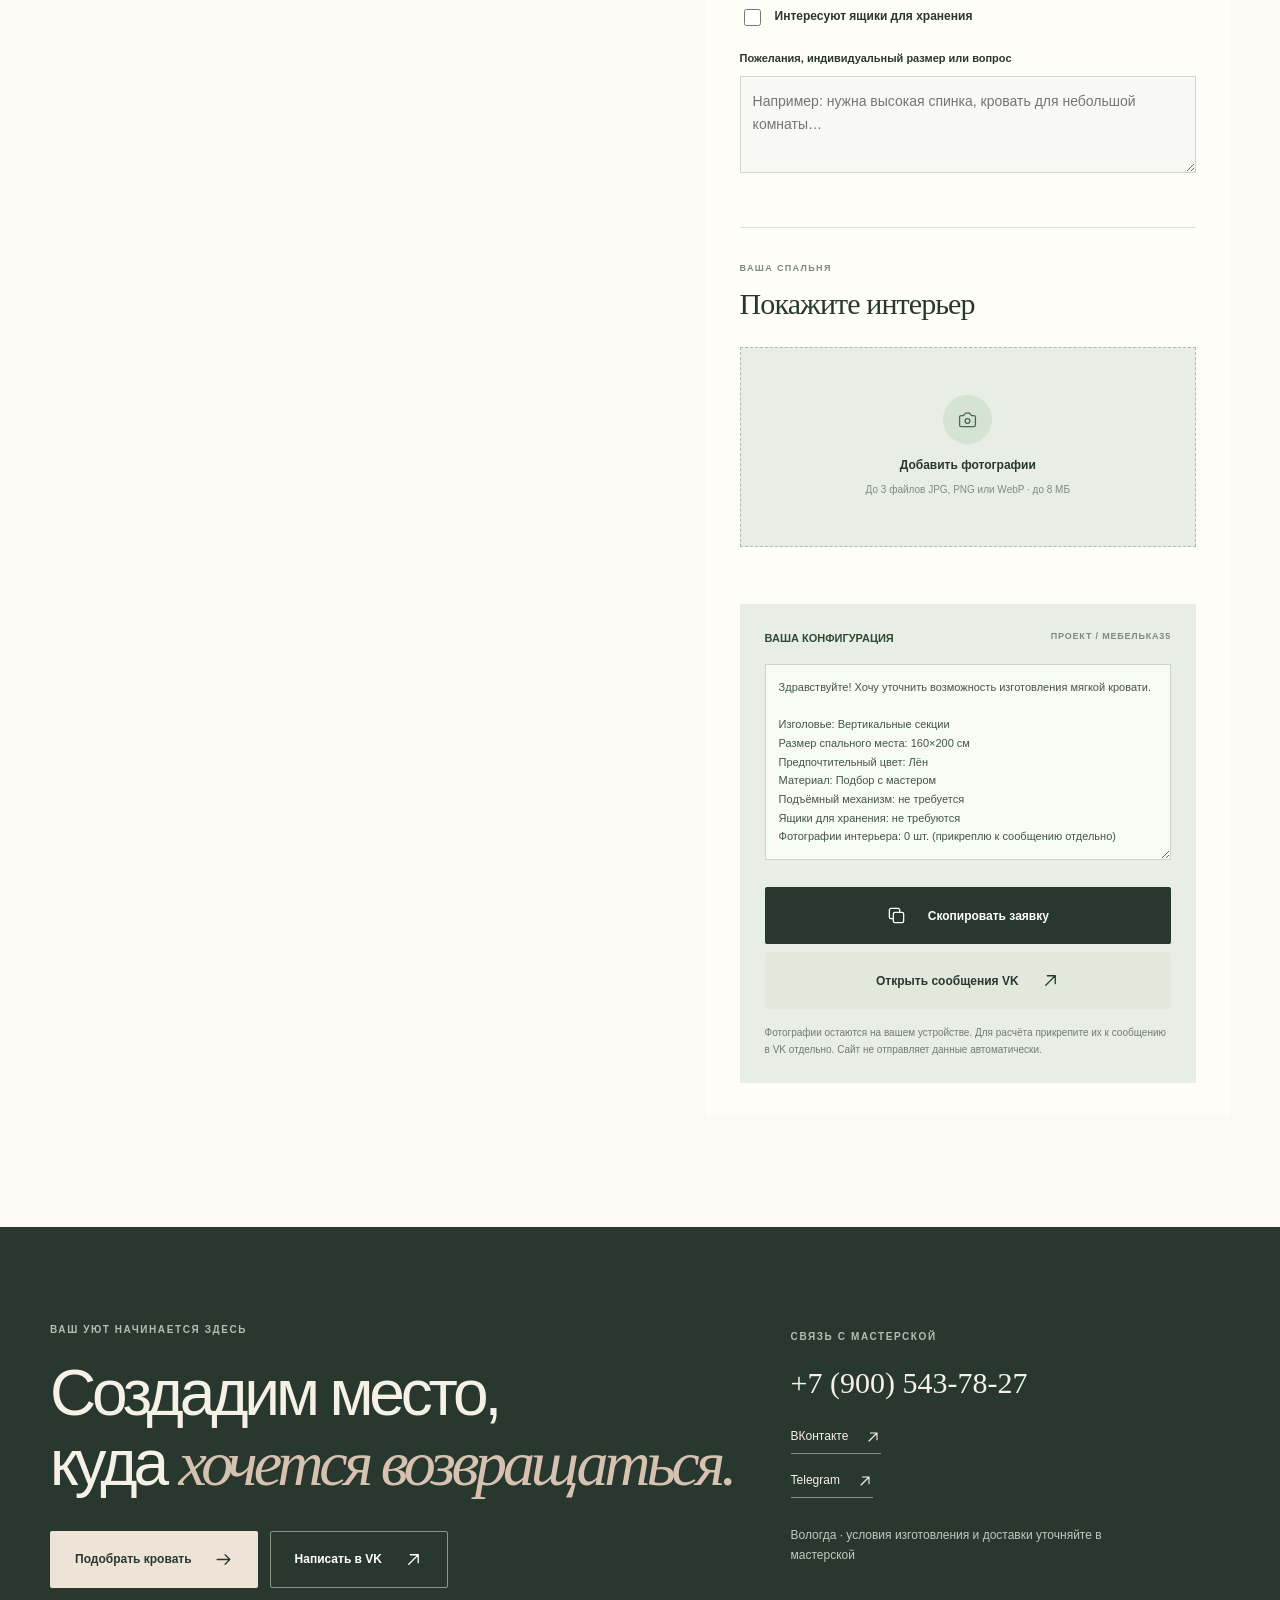
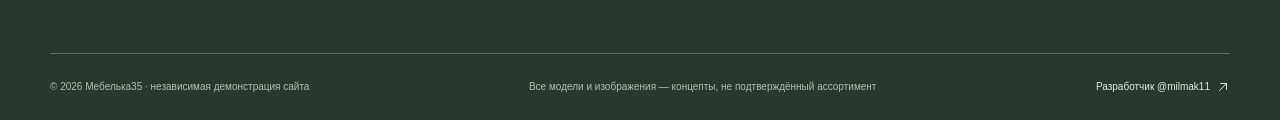
<file: designer.html>
<!DOCTYPE html><html lang="ru"><head><meta charset="UTF-8"><meta name="viewport" content="width=device-width, initial-scale=1"><meta name="theme-color" content="#28382f"><meta name="robots" content="noindex,nofollow"><meta name="description" content="Концепт сайта Мебелька35: мягкие кровати, подбор формы, ткани, размера и запрос на изготовление в Вологде."><title>Конструктор мягкой кровати — Мебелька35</title><link rel="icon" type="image/svg+xml" href="assets/favicon.svg"><link rel="stylesheet" href="assets/style.css"></head><body data-page="designer"><header class="site-header" id="top"><div class="shell nav-shell"><a class="brand" href="index.html" aria-label="Мебелька35 на главную"><span class="brand-monogram">м<span>35</span></span><span class="brand-caption"><b>МЕБЕЛЬКА35</b><small>Мягкие кровати · Вологда</small></span></a><nav class="primary-nav" aria-label="Основная навигация"><a class="navlink " href="index.html">Главная</a><a class="navlink " href="catalog.html">Кровати</a><a class="navlink " href="materials.html">Ткани</a><a class="navlink current" href="designer.html">Конструктор</a><a class="navlink " href="contacts.html">Контакты</a></nav><a class="nav-cta" href="designer.html">Подобрать кровать <svg class="icon" viewBox="0 0 24 24" fill="none" stroke="currentColor" stroke-width="1.65" stroke-linecap="round" stroke-linejoin="round" aria-hidden="true"><path d="M6 18 18 6M8 6h10v10"/></svg></a><button class="menu-toggle" aria-expanded="false" aria-controls="mobileNav" aria-label="Открыть меню"><svg class="icon" viewBox="0 0 24 24" fill="none" stroke="currentColor" stroke-width="1.65" stroke-linecap="round" stroke-linejoin="round" aria-hidden="true"><path d="M4 7h16M4 12h16M4 17h16"/></svg></button></div><nav class="mobile-nav" id="mobileNav" aria-label="Мобильная навигация"><a class="navlink " href="index.html">Главная</a><a class="navlink " href="catalog.html">Кровати</a><a class="navlink " href="materials.html">Ткани</a><a class="navlink current" href="designer.html">Конструктор</a><a class="navlink " href="contacts.html">Контакты</a><a href="tel:+79005437827" class="mobile-call">+7 (900) 543-78-27</a></nav></header><main><section class="page-hero shell"><div class="eyebrow">ВАШ ЛИЧНЫЙ ПРОЕКТ</div><h1>Соберите кровать<br><em>под себя.</em></h1><p>Меняйте форму изголовья и цвет прямо на визуализации. Выберите размер, ткань и дополнительные пожелания, а затем отправьте параметры мастеру на расчёт.</p></section><section class="section designer-section"><div class="shell designer-layout"><div class="builder-preview"><div class="builder-sticky"><div class="builder-image"><div class="builder-topline"><span>МЕБЕЛЬКА35 / ВАШ ПРОЕКТ</span><span>ПРЕДПРОСМОТР</span></div><img id="builderImage" src="assets/scenes/lina-oat.svg" alt="Предпросмотр мягкой кровати с выбранной обивкой и изголовьем"><div class="builder-corner">Иллюстрация-концепт</div></div><div class="builder-caption"><span>Ваш выбор <strong id="builderLabel">Вертикальные секции · Лён</strong></span><span>Настройте параметры справа</span></div></div></div><div class="builder-controls"><form id="builderForm" novalidate><div class="form-group"><span class="form-eyebrow">ФОРМА ИЗГОЛОВЬЯ</span><h3>Начните с силуэта</h3><div class="form-tiles" role="radiogroup" aria-label="Форма изголовья"><label><input type="radio" name="head" value="vertical" checked><span class="tile-glyph">▥</span><span>Вертикальное</span></label><label><input type="radio" name="head" value="arched"><span class="tile-glyph">◠</span><span>Арочное</span></label><label><input type="radio" name="head" value="smooth"><span class="tile-glyph">▭</span><span>Гладкое</span></label><label><input type="radio" name="head" value="cloud"><span class="tile-glyph">◒</span><span>Объёмное</span></label><label><input type="radio" name="head" value="wing"><span class="tile-glyph">◫</span><span>С крыльями</span></label><label><input type="radio" name="head" value="square"><span class="tile-glyph">▦</span><span>Простёганное</span></label></div></div><div class="form-group"><span class="form-eyebrow">РАЗМЕР СПАЛЬНОГО МЕСТА</span><h3>Ваши пропорции</h3><div class="pill-choices"><label><input type="radio" name="size" value="140×200"><span>140 × 200</span></label><label><input type="radio" name="size" value="160×200" checked><span>160 × 200</span></label><label><input type="radio" name="size" value="180×200"><span>180 × 200</span></label><label><input type="radio" name="size" value="Другой размер"><span>Другой</span></label></div></div><div class="form-group"><span class="form-eyebrow">ЦВЕТ ОБИВКИ</span><h3>Найдите свой оттенок</h3><div class="builder-colors" role="radiogroup" aria-label="Оттенок обивки"><label style="--sw:#BCAF9A"><input type="radio" name="color" value="oat" checked><span aria-label="Лён"></span><small>Лён</small></label><label style="--sw:#849486"><input type="radio" name="color" value="olive"><span aria-label="Шалфей"></span><small>Шалфей</small></label><label style="--sw:#B68172"><input type="radio" name="color" value="clay"><span aria-label="Терракота"></span><small>Терракота</small></label><label style="--sw:#B9B5B0"><input type="radio" name="color" value="pearl"><span aria-label="Жемчуг"></span><small>Жемчуг</small></label><label style="--sw:#777D81"><input type="radio" name="color" value="graphite"><span aria-label="Графит"></span><small>Графит</small></label><label style="--sw:#C2A6A4"><input type="radio" name="color" value="rose"><span aria-label="Пудра"></span><small>Пудра</small></label></div></div><div class="form-group"><span class="form-eyebrow">ФАКТУРА И ОПЦИИ</span><h3>Ещё немного деталей</h3><div class="form-select-row"><label for="fabricType">Предпочтительный материал</label><select id="fabricType"><option value="Подбор с мастером">Подбор с мастером</option><option>Велюр</option><option>Рогожка</option><option>Микровельвет</option><option>Шенилл</option><option>Другая ткань</option></select></div><label class="checkrow"><input type="checkbox" id="liftOption"><span>Интересует подъёмный механизм</span></label><label class="checkrow"><input type="checkbox" id="drawersOption"><span>Интересуют ящики для хранения</span></label><div class="form-select-row"><label for="notes">Пожелания, индивидуальный размер или вопрос</label><textarea id="notes" rows="3" placeholder="Например: нужна высокая спинка, кровать для небольшой комнаты…"></textarea></div></div><div class="form-group upload-group"><span class="form-eyebrow">ВАША СПАЛЬНЯ</span><h3>Покажите интерьер</h3><label class="upload-box" id="uploadBox"><input type="file" id="uploadPhotos" hidden multiple accept="image/jpeg,image/png,image/webp"><span class="upload-mark"><svg class="icon" viewBox="0 0 24 24" fill="none" stroke="currentColor" stroke-width="1.65" stroke-linecap="round" stroke-linejoin="round" aria-hidden="true"><path d="M14.5 4H9.5L7 7H4a2 2 0 0 0-2 2v10a2 2 0 0 0 2 2h16a2 2 0 0 0 2-2V9a2 2 0 0 0-2-2h-3Z"/><circle cx="12" cy="14" r="3"/></svg></span><strong>Добавить фотографии</strong><small>До 3 файлов JPG, PNG или WebP · до 8 МБ</small></label><div class="file-previews" id="filePreviews"></div></div></form><div class="summary-panel"><div class="summary-head">ВАША КОНФИГУРАЦИЯ <span>ПРОЕКТ / МЕБЕЛЬКА35</span></div><textarea id="readyRequest" readonly rows="9" aria-label="Текст запроса для мастерской"></textarea><button class="btn btn-primary full" type="button" id="copyRequest"><svg class="icon" viewBox="0 0 24 24" fill="none" stroke="currentColor" stroke-width="1.65" stroke-linecap="round" stroke-linejoin="round" aria-hidden="true"><rect x="8" y="8" width="13" height="13" rx="2"/><path d="M16 8V5a2 2 0 0 0-2-2H5a2 2 0 0 0-2 2v9a2 2 0 0 0 2 2h3"/></svg> Скопировать заявку</button><a class="btn btn-soft full" id="sendVk" href="https://vk.me/mebelka35" target="_blank" rel="noopener noreferrer">Открыть сообщения VK <svg class="icon" viewBox="0 0 24 24" fill="none" stroke="currentColor" stroke-width="1.65" stroke-linecap="round" stroke-linejoin="round" aria-hidden="true"><path d="M6 18 18 6M8 6h10v10"/></svg></a><p>Фотографии остаются на вашем устройстве. Для расчёта прикрепите их к сообщению в VK отдельно. Сайт не отправляет данные автоматически.</p></div></div></div></section></main><footer class="site-footer"><div class="shell"><div class="footer-top"><div><span class="eyebrow light">Ваш уют начинается здесь</span><h2>Создадим место,<br>куда <em>хочется возвращаться.</em></h2><div class="footer-buttons"><a class="btn btn-light" href="designer.html">Подобрать кровать <svg class="icon" viewBox="0 0 24 24" fill="none" stroke="currentColor" stroke-width="1.65" stroke-linecap="round" stroke-linejoin="round" aria-hidden="true"><path d="M4 12h16m-6-6 6 6-6 6"/></svg></a><a class="btn btn-outline-light" href="https://vk.me/mebelka35" target="_blank" rel="noopener noreferrer">Написать в VK <svg class="icon" viewBox="0 0 24 24" fill="none" stroke="currentColor" stroke-width="1.65" stroke-linecap="round" stroke-linejoin="round" aria-hidden="true"><path d="M6 18 18 6M8 6h10v10"/></svg></a></div></div><div class="footer-side"><span class="eyebrow light">Связь с мастерской</span><a class="footer-tel" href="tel:+79005437827">+7 (900) 543-78-27</a><a href="https://vk.com/mebelka35" target="_blank" rel="noopener noreferrer">ВКонтакте <svg class="icon" viewBox="0 0 24 24" fill="none" stroke="currentColor" stroke-width="1.65" stroke-linecap="round" stroke-linejoin="round" aria-hidden="true"><path d="M6 18 18 6M8 6h10v10"/></svg></a><a href="https://t.me/+79005437827" target="_blank" rel="noopener noreferrer">Telegram <svg class="icon" viewBox="0 0 24 24" fill="none" stroke="currentColor" stroke-width="1.65" stroke-linecap="round" stroke-linejoin="round" aria-hidden="true"><path d="M6 18 18 6M8 6h10v10"/></svg></a><span class="footer-small">Вологда · условия изготовления и доставки уточняйте в мастерской</span></div></div><div class="footer-bottom"><span>© 2026 Мебелька35 · независимая демонстрация сайта</span><span>Все модели и изображения — концепты, не подтверждённый ассортимент</span><a href="https://t.me/milmak11" target="_blank" rel="noopener noreferrer">Разработчик @milmak11 <svg class="icon" viewBox="0 0 24 24" fill="none" stroke="currentColor" stroke-width="1.65" stroke-linecap="round" stroke-linejoin="round" aria-hidden="true"><path d="M6 18 18 6M8 6h10v10"/></svg></a></div></div></footer><div class="mobile-dock"><a href="designer.html"><svg class="icon" viewBox="0 0 24 24" fill="none" stroke="currentColor" stroke-width="1.65" stroke-linecap="round" stroke-linejoin="round" aria-hidden="true"><path d="M12 2l2.5 7.5L22 12l-7.5 2.5L12 22l-2.5-7.5L2 12l7.5-2.5Z"/></svg> Подобрать кровать</a><a href="https://vk.me/mebelka35" target="_blank" rel="noopener noreferrer"><svg class="icon" viewBox="0 0 24 24" fill="none" stroke="currentColor" stroke-width="1.65" stroke-linecap="round" stroke-linejoin="round" aria-hidden="true"><path d="M6 18 18 6M8 6h10v10"/></svg> Написать</a></div><div class="toast" id="toast" role="status" aria-live="polite"></div><dialog id="bedDialog" class="bed-dialog" aria-label="Подробнее о модели"><button type="button" class="dialog-x" aria-label="Закрыть" data-close-dialog><svg class="icon" viewBox="0 0 24 24" fill="none" stroke="currentColor" stroke-width="1.65" stroke-linecap="round" stroke-linejoin="round" aria-hidden="true"><path d="M6 6l12 12M18 6 6 18"/></svg></button><div id="dialogContent"></div></dialog><script src="assets/data.js"></script><script src="assets/app.js"></script></body></html>
</file>
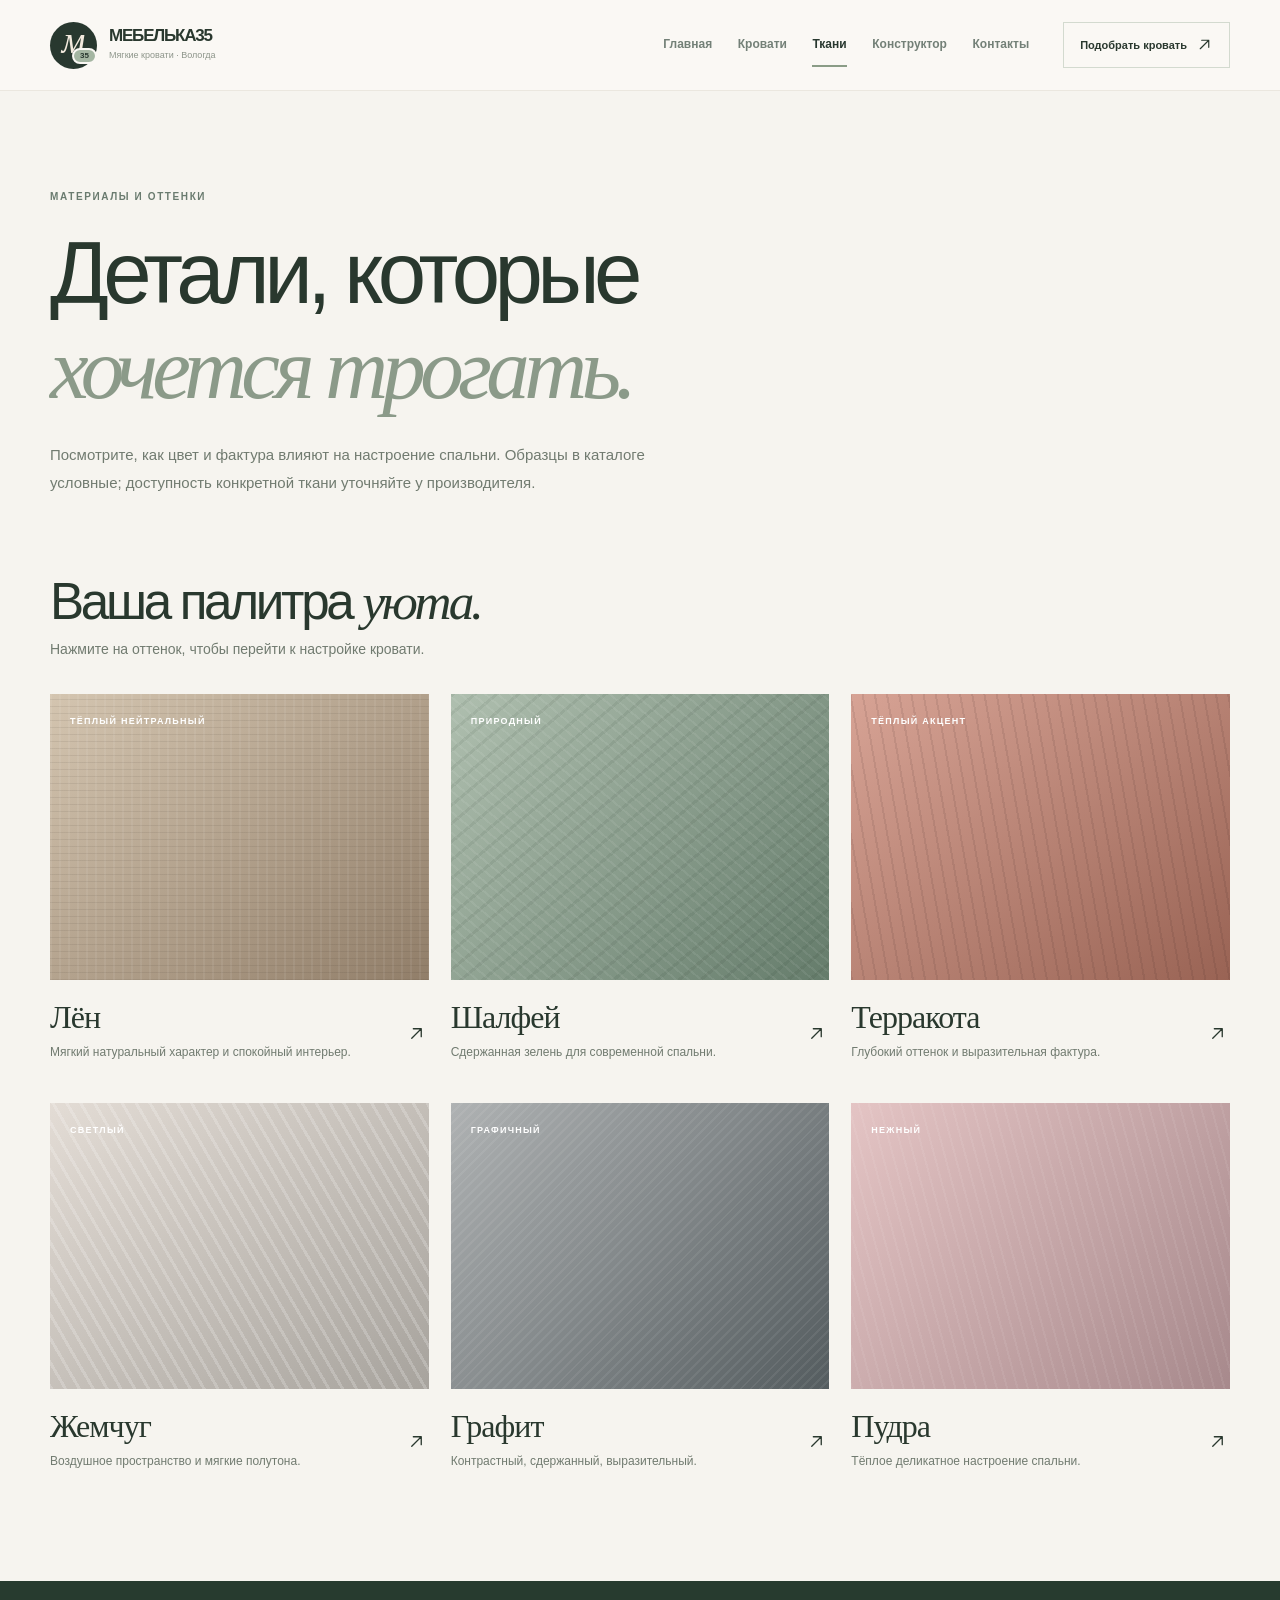
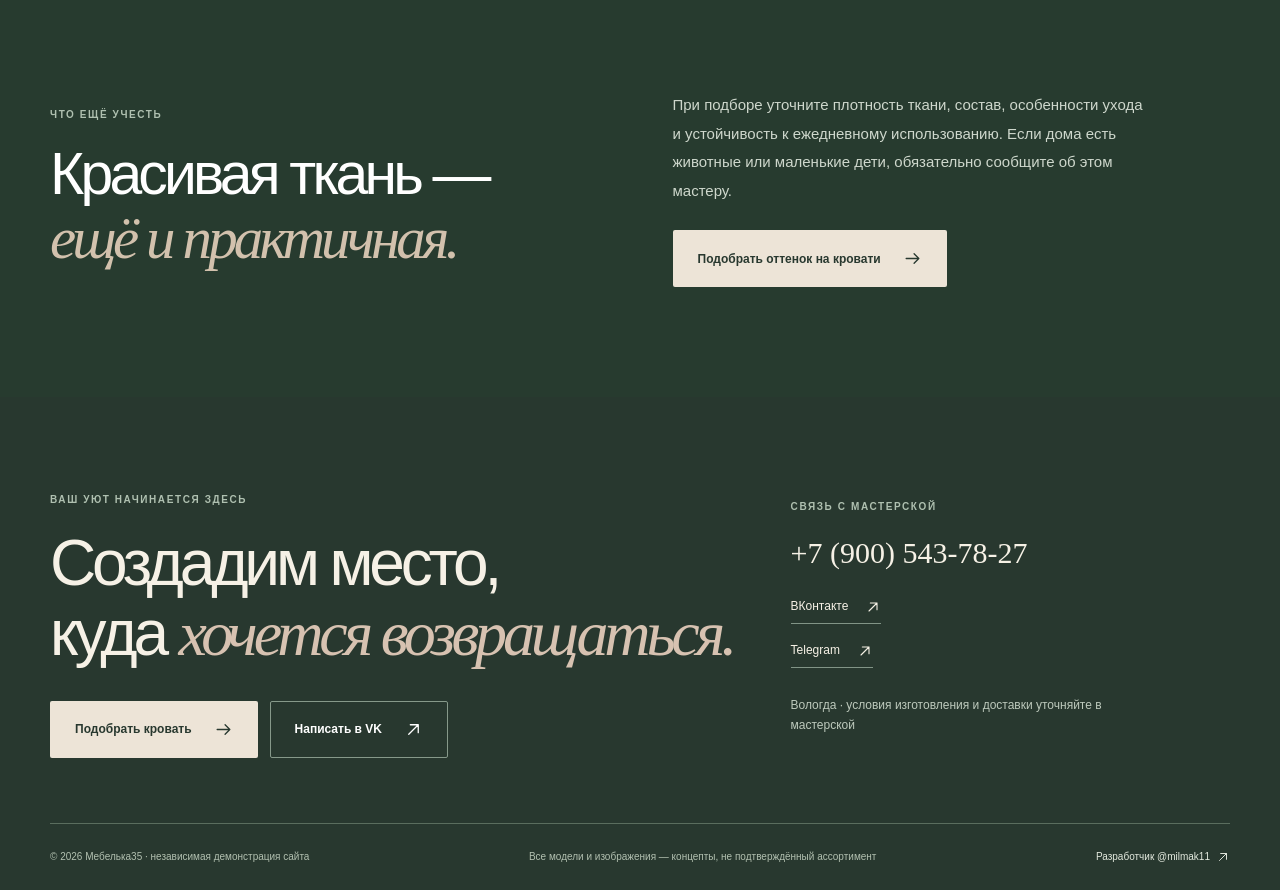
<file: materials.html>
<!DOCTYPE html><html lang="ru"><head><meta charset="UTF-8"><meta name="viewport" content="width=device-width, initial-scale=1"><meta name="theme-color" content="#28382f"><meta name="robots" content="noindex,nofollow"><meta name="description" content="Концепт сайта Мебелька35: мягкие кровати, подбор формы, ткани, размера и запрос на изготовление в Вологде."><title>Ткани и оттенки — Мебелька35</title><link rel="icon" type="image/svg+xml" href="assets/favicon.svg"><link rel="stylesheet" href="assets/style.css"></head><body data-page="materials"><header class="site-header" id="top"><div class="shell nav-shell"><a class="brand" href="index.html" aria-label="Мебелька35 на главную"><span class="brand-monogram">м<span>35</span></span><span class="brand-caption"><b>МЕБЕЛЬКА35</b><small>Мягкие кровати · Вологда</small></span></a><nav class="primary-nav" aria-label="Основная навигация"><a class="navlink " href="index.html">Главная</a><a class="navlink " href="catalog.html">Кровати</a><a class="navlink current" href="materials.html">Ткани</a><a class="navlink " href="designer.html">Конструктор</a><a class="navlink " href="contacts.html">Контакты</a></nav><a class="nav-cta" href="designer.html">Подобрать кровать <svg class="icon" viewBox="0 0 24 24" fill="none" stroke="currentColor" stroke-width="1.65" stroke-linecap="round" stroke-linejoin="round" aria-hidden="true"><path d="M6 18 18 6M8 6h10v10"/></svg></a><button class="menu-toggle" aria-expanded="false" aria-controls="mobileNav" aria-label="Открыть меню"><svg class="icon" viewBox="0 0 24 24" fill="none" stroke="currentColor" stroke-width="1.65" stroke-linecap="round" stroke-linejoin="round" aria-hidden="true"><path d="M4 7h16M4 12h16M4 17h16"/></svg></button></div><nav class="mobile-nav" id="mobileNav" aria-label="Мобильная навигация"><a class="navlink " href="index.html">Главная</a><a class="navlink " href="catalog.html">Кровати</a><a class="navlink current" href="materials.html">Ткани</a><a class="navlink " href="designer.html">Конструктор</a><a class="navlink " href="contacts.html">Контакты</a><a href="tel:+79005437827" class="mobile-call">+7 (900) 543-78-27</a></nav></header><main><section class="page-hero shell"><div class="eyebrow">МАТЕРИАЛЫ И ОТТЕНКИ</div><h1>Детали, которые<br><em>хочется трогать.</em></h1><p>Посмотрите, как цвет и фактура влияют на настроение спальни. Образцы в каталоге условные; доступность конкретной ткани уточняйте у производителя.</p></section><section class="section materials-page"><div class="shell"><div class="materials-intro"><div><h2>Ваша палитра <em>уюта.</em></h2><p>Нажмите на оттенок, чтобы перейти к настройке кровати.</p></div></div><div class="materials-grid"><a href="designer.html?color=oat" class="material-card"><div class="material-sample fabric-oat"><span>ТЁПЛЫЙ НЕЙТРАЛЬНЫЙ</span></div><h3>Лён</h3><p>Мягкий натуральный характер и спокойный интерьер.</p><svg class="icon" viewBox="0 0 24 24" fill="none" stroke="currentColor" stroke-width="1.65" stroke-linecap="round" stroke-linejoin="round" aria-hidden="true"><path d="M6 18 18 6M8 6h10v10"/></svg></a><a href="designer.html?color=olive" class="material-card"><div class="material-sample fabric-olive"><span>ПРИРОДНЫЙ</span></div><h3>Шалфей</h3><p>Сдержанная зелень для современной спальни.</p><svg class="icon" viewBox="0 0 24 24" fill="none" stroke="currentColor" stroke-width="1.65" stroke-linecap="round" stroke-linejoin="round" aria-hidden="true"><path d="M6 18 18 6M8 6h10v10"/></svg></a><a href="designer.html?color=clay" class="material-card"><div class="material-sample fabric-clay"><span>ТЁПЛЫЙ АКЦЕНТ</span></div><h3>Терракота</h3><p>Глубокий оттенок и выразительная фактура.</p><svg class="icon" viewBox="0 0 24 24" fill="none" stroke="currentColor" stroke-width="1.65" stroke-linecap="round" stroke-linejoin="round" aria-hidden="true"><path d="M6 18 18 6M8 6h10v10"/></svg></a><a href="designer.html?color=pearl" class="material-card"><div class="material-sample fabric-pearl"><span>СВЕТЛЫЙ</span></div><h3>Жемчуг</h3><p>Воздушное пространство и мягкие полутона.</p><svg class="icon" viewBox="0 0 24 24" fill="none" stroke="currentColor" stroke-width="1.65" stroke-linecap="round" stroke-linejoin="round" aria-hidden="true"><path d="M6 18 18 6M8 6h10v10"/></svg></a><a href="designer.html?color=graphite" class="material-card"><div class="material-sample fabric-graphite"><span>ГРАФИЧНЫЙ</span></div><h3>Графит</h3><p>Контрастный, сдержанный, выразительный.</p><svg class="icon" viewBox="0 0 24 24" fill="none" stroke="currentColor" stroke-width="1.65" stroke-linecap="round" stroke-linejoin="round" aria-hidden="true"><path d="M6 18 18 6M8 6h10v10"/></svg></a><a href="designer.html?color=rose" class="material-card"><div class="material-sample fabric-rose"><span>НЕЖНЫЙ</span></div><h3>Пудра</h3><p>Тёплое деликатное настроение спальни.</p><svg class="icon" viewBox="0 0 24 24" fill="none" stroke="currentColor" stroke-width="1.65" stroke-linecap="round" stroke-linejoin="round" aria-hidden="true"><path d="M6 18 18 6M8 6h10v10"/></svg></a></div></div></section><section class="section material-tip"><div class="shell material-tip-grid"><div><div class="eyebrow light">ЧТО ЕЩЁ УЧЕСТЬ</div><h2>Красивая ткань —<br><em>ещё и практичная.</em></h2></div><div><p>При подборе уточните плотность ткани, состав, особенности ухода и устойчивость к ежедневному использованию. Если дома есть животные или маленькие дети, обязательно сообщите об этом мастеру.</p><a href="designer.html" class="btn btn-sand">Подобрать оттенок на кровати <svg class="icon" viewBox="0 0 24 24" fill="none" stroke="currentColor" stroke-width="1.65" stroke-linecap="round" stroke-linejoin="round" aria-hidden="true"><path d="M4 12h16m-6-6 6 6-6 6"/></svg></a></div></div></section></main><footer class="site-footer"><div class="shell"><div class="footer-top"><div><span class="eyebrow light">Ваш уют начинается здесь</span><h2>Создадим место,<br>куда <em>хочется возвращаться.</em></h2><div class="footer-buttons"><a class="btn btn-light" href="designer.html">Подобрать кровать <svg class="icon" viewBox="0 0 24 24" fill="none" stroke="currentColor" stroke-width="1.65" stroke-linecap="round" stroke-linejoin="round" aria-hidden="true"><path d="M4 12h16m-6-6 6 6-6 6"/></svg></a><a class="btn btn-outline-light" href="https://vk.me/mebelka35" target="_blank" rel="noopener noreferrer">Написать в VK <svg class="icon" viewBox="0 0 24 24" fill="none" stroke="currentColor" stroke-width="1.65" stroke-linecap="round" stroke-linejoin="round" aria-hidden="true"><path d="M6 18 18 6M8 6h10v10"/></svg></a></div></div><div class="footer-side"><span class="eyebrow light">Связь с мастерской</span><a class="footer-tel" href="tel:+79005437827">+7 (900) 543-78-27</a><a href="https://vk.com/mebelka35" target="_blank" rel="noopener noreferrer">ВКонтакте <svg class="icon" viewBox="0 0 24 24" fill="none" stroke="currentColor" stroke-width="1.65" stroke-linecap="round" stroke-linejoin="round" aria-hidden="true"><path d="M6 18 18 6M8 6h10v10"/></svg></a><a href="https://t.me/+79005437827" target="_blank" rel="noopener noreferrer">Telegram <svg class="icon" viewBox="0 0 24 24" fill="none" stroke="currentColor" stroke-width="1.65" stroke-linecap="round" stroke-linejoin="round" aria-hidden="true"><path d="M6 18 18 6M8 6h10v10"/></svg></a><span class="footer-small">Вологда · условия изготовления и доставки уточняйте в мастерской</span></div></div><div class="footer-bottom"><span>© 2026 Мебелька35 · независимая демонстрация сайта</span><span>Все модели и изображения — концепты, не подтверждённый ассортимент</span><a href="https://t.me/milmak11" target="_blank" rel="noopener noreferrer">Разработчик @milmak11 <svg class="icon" viewBox="0 0 24 24" fill="none" stroke="currentColor" stroke-width="1.65" stroke-linecap="round" stroke-linejoin="round" aria-hidden="true"><path d="M6 18 18 6M8 6h10v10"/></svg></a></div></div></footer><div class="mobile-dock"><a href="designer.html"><svg class="icon" viewBox="0 0 24 24" fill="none" stroke="currentColor" stroke-width="1.65" stroke-linecap="round" stroke-linejoin="round" aria-hidden="true"><path d="M12 2l2.5 7.5L22 12l-7.5 2.5L12 22l-2.5-7.5L2 12l7.5-2.5Z"/></svg> Подобрать кровать</a><a href="https://vk.me/mebelka35" target="_blank" rel="noopener noreferrer"><svg class="icon" viewBox="0 0 24 24" fill="none" stroke="currentColor" stroke-width="1.65" stroke-linecap="round" stroke-linejoin="round" aria-hidden="true"><path d="M6 18 18 6M8 6h10v10"/></svg> Написать</a></div><div class="toast" id="toast" role="status" aria-live="polite"></div><dialog id="bedDialog" class="bed-dialog" aria-label="Подробнее о модели"><button type="button" class="dialog-x" aria-label="Закрыть" data-close-dialog><svg class="icon" viewBox="0 0 24 24" fill="none" stroke="currentColor" stroke-width="1.65" stroke-linecap="round" stroke-linejoin="round" aria-hidden="true"><path d="M6 6l12 12M18 6 6 18"/></svg></button><div id="dialogContent"></div></dialog><script src="assets/data.js"></script><script src="assets/app.js"></script></body></html>
</file>
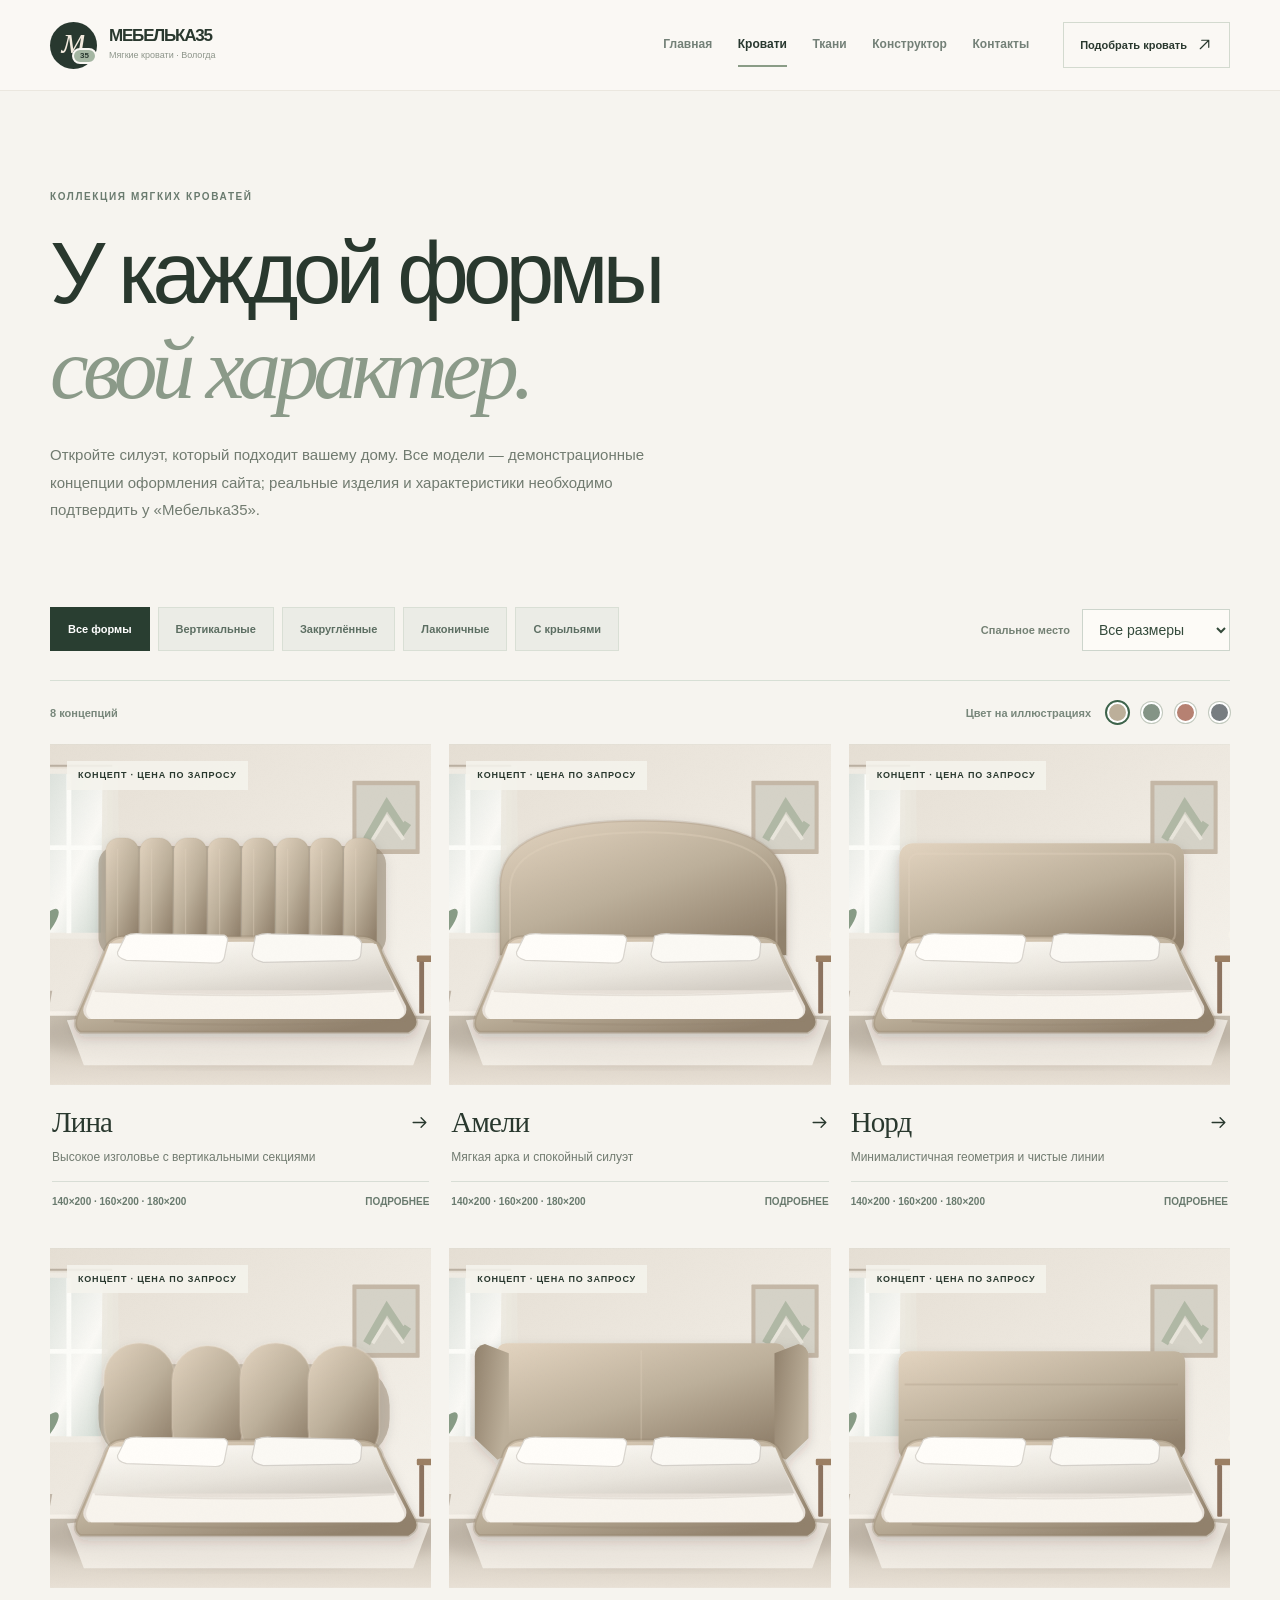
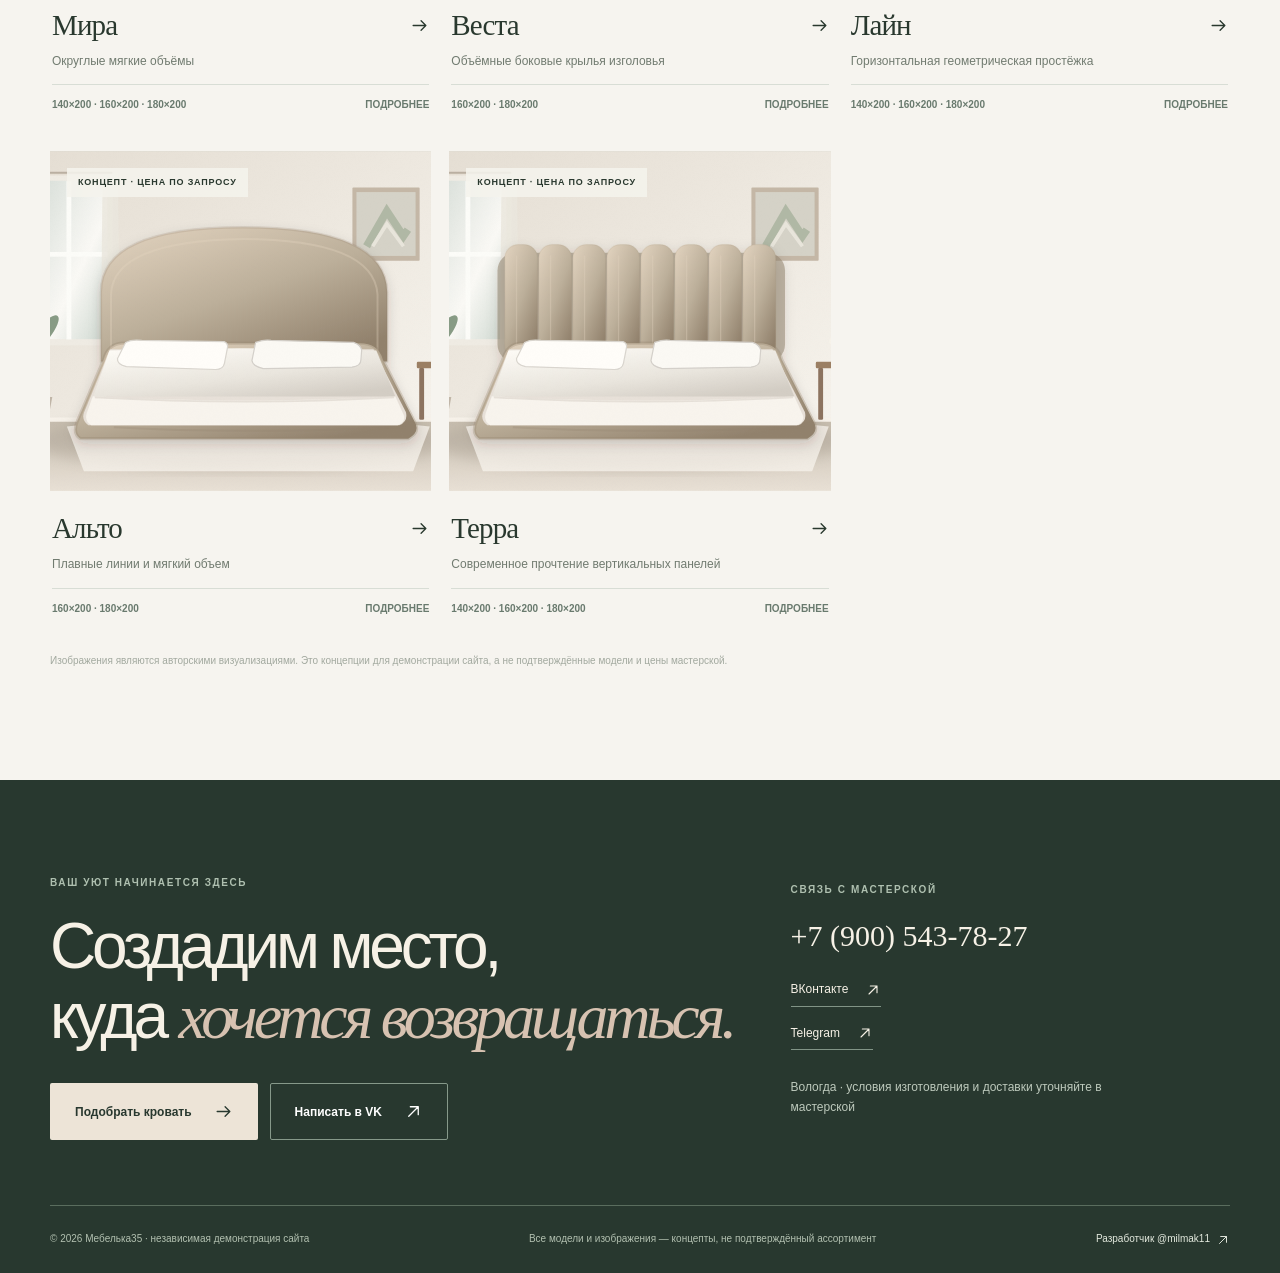
<file: preview-catalog-offline.html>
<!DOCTYPE html><html lang="ru"><head><meta charset="UTF-8"><meta name="viewport" content="width=device-width, initial-scale=1"><meta name="theme-color" content="#28382f"><meta name="robots" content="noindex,nofollow"><meta name="description" content="Концепт сайта Мебелька35: мягкие кровати, подбор формы, ткани, размера и запрос на изготовление в Вологде."><title>Каталог мягких кроватей — Мебелька35</title><link rel="icon" type="image/svg+xml" href="[data-uri]"><style>
:root{--paper:#f6f4ef;--white:#fffcf7;--ink:#29382e;--leaf:#657b66;--deep:#28382f;--sand:#dbd2c4;--muted:#717b70;--line:#dedfd8;--body:Manrope,'Segoe UI',Arial,sans-serif;--display:Georgia,'Times New Roman',serif;--ease:cubic-bezier(.22,1,.36,1)}
*{box-sizing:border-box}html{scroll-behavior:smooth}body{margin:0;overflow-x:hidden;color:var(--ink);background:var(--paper);font:14px/1.65 var(--body);-webkit-font-smoothing:antialiased}img{display:block;width:100%;height:auto}button,input,select,textarea{font:inherit}button{cursor:pointer}a{color:inherit;text-decoration:none}h1,h2,h3,p{margin:0}h1,h2{font-weight:500;letter-spacing:-.065em;line-height:1.09}h3{font-weight:650;letter-spacing:-.03em;line-height:1.24}p{color:var(--muted)}em{font-family:var(--display);font-style:italic;font-weight:400}::selection{background:#c3d2bf;color:#26362d}:focus-visible{outline:3px solid #c48e73;outline-offset:3px}svg.icon{display:inline-block;width:19px;height:19px;flex-shrink:0}.shell{width:min(1410px,calc(100% - 100px));margin-inline:auto}.section{padding:110px 0}.eyebrow{display:flex;align-items:center;gap:12px;font-size:10px;text-transform:uppercase;letter-spacing:.16em;color:#6a7b6f;font-weight:850;line-height:1.5}.eyebrow.light{color:#afc0b0}.eyebrow-dash{width:25px;height:1px;background:#9b886b}h1{font-size:clamp(60px,6.8vw,109px)}h2{font-size:clamp(46px,4.6vw,74px)}.btn{display:inline-flex;align-items:center;justify-content:center;gap:22px;padding:18px 24px;border:1px solid transparent;border-radius:2px;white-space:nowrap;font-size:12px;font-weight:800;line-height:1.35;transition:background .3s,transform .3s var(--ease),color .3s}.btn:hover{transform:translateY(-3px)}.btn-primary{background:var(--deep);color:#fff}.btn-primary:hover{background:#47624e}.btn-soft{background:#e3e8dd;color:var(--deep)}.btn-soft:hover{background:#cedccf}.btn-light,.btn-sand{background:#ede4d7;color:var(--deep)}.btn-light:hover,.btn-sand:hover{background:white}.btn-outlined{border-color:#c4ccc1;color:var(--ink)}.btn-outlined:hover{background:var(--deep);color:#fff}.btn-outline-light{border-color:#86998a;color:white}.btn-outline-light:hover{background:#fff;color:var(--deep)}.underlink{display:inline-flex;gap:12px;align-items:center;width:max-content;padding-bottom:7px;border-bottom:1px solid #8a9d8c;font-size:12px;font-weight:800;transition:gap .25s}.underlink:hover{gap:21px}.underlink svg{width:17px;height:17px}.full{width:100%}
.site-header{height:91px;background:#faf8f4;position:relative;z-index:100;border-bottom:1px solid #ebe7df}.nav-shell{display:flex;height:100%;align-items:center;gap:34px}.brand{display:flex;align-items:center;gap:12px;flex-shrink:0}.brand-monogram{position:relative;display:grid;place-items:center;width:47px;height:47px;background:var(--deep);color:#f3eade;border-radius:50%;font:italic 37px/1 var(--display);padding-bottom:9px}.brand-monogram span{position:absolute;right:0;bottom:5px;background:#a4b6a2;color:var(--deep);border:2px solid #faf8f4;border-radius:18px;min-width:25px;text-align:center;height:16px;font:900 8px/12px var(--body)}.brand-caption{display:flex;flex-direction:column;gap:3px}.brand-caption b{font-size:17px;font-weight:900;letter-spacing:-.07em;line-height:1.1}.brand-caption small{font-size:9px;color:#8d958a}.primary-nav{margin-left:auto;display:flex;align-items:center;gap:clamp(12px,2vw,31px)}.navlink{font-size:12px;font-weight:720;color:#738077;white-space:nowrap;transition:color .2s}.navlink:hover,.navlink.current{color:var(--deep)}.navlink.current{position:relative}.navlink.current:after{position:absolute;bottom:-12px;left:0;right:0;height:2px;background:#8a9c86;content:''}.nav-cta{display:flex;gap:9px;align-items:center;padding:13px 16px;border:1px solid #d3dacf;font-size:11px;font-weight:850;white-space:nowrap;transition:background .25s}.nav-cta:hover{background:#e4e9e0}.nav-cta svg{width:17px;height:17px}.menu-toggle{display:none;border:0;padding:7px;background:transparent;color:var(--deep)}.mobile-nav{display:none}
.hero{background:#f7f4ee;padding:65px 0 0}.hero-grid{display:grid;grid-template-columns:.98fr 1.02fr;gap:52px;align-items:center}.hero-copy{padding:35px 0 38px}.hero-copy .eyebrow{margin-bottom:31px}.hero-copy h1{max-width:680px}.hero-copy h1 em{color:#849584}.hero-copy>p{margin-top:30px;font-size:16px;line-height:1.83;max-width:455px}.hero-actions{display:flex;align-items:center;flex-wrap:wrap;gap:27px;margin-top:34px}.hero-underline{display:grid;grid-template-columns:repeat(3,1fr);gap:9px;margin-top:85px;padding-top:24px;border-top:1px solid #d9ddd4}.hero-underline span{display:flex;flex-direction:column;gap:2px}.hero-underline b{font-size:11px;font-weight:820}.hero-underline small{font-size:10px;color:#889385}.hero-media{position:relative;min-height:604px;isolation:isolate;overflow:hidden;background:#deded4}.hero-media>img{position:absolute;inset:0;width:100%;height:100%;object-fit:cover;object-position:center;transition:transform 1.1s var(--ease)}.hero-media:hover>img{transform:scale(1.045)}.hero-vertical{position:absolute;right:20px;top:28px;writing-mode:vertical-rl;font-size:10px;letter-spacing:.18em;font-weight:900;color:#6c796e}.hero-stamp{position:absolute;bottom:60px;left:25px;background:#f6f1e6;transform:rotate(-8deg);padding:22px 26px 16px;box-shadow:0 15px 34px #554c3d33}.hero-stamp>span{display:block;font:30px/1.04 var(--display);color:#596a58;letter-spacing:-.04em}.hero-stamp em{color:#a27f6e}.hero-stamp small{display:block;font-size:8px;margin-top:15px;letter-spacing:.17em;font-weight:900;color:#a79d8e}.hero-media-caption{position:absolute;right:17px;bottom:15px;background:#f9f8f0dd;padding:7px 10px;color:#57685c;font-size:9px}.hero-bottom{display:flex;align-items:center;justify-content:space-between;gap:30px;padding-top:31px;padding-bottom:31px;font-size:9px;color:#8c9b8b;font-weight:900;letter-spacing:.15em}.intro-section{background:#fffcf7}.intro-grid{display:grid;grid-template-columns:1fr .76fr;gap:120px;align-items:center}.intro-grid h2{margin-top:22px}.intro-grid h2 em{color:#8c9b86}.intro-text p{font-size:16px;line-height:1.9;max-width:500px;margin-bottom:30px}.heading-row{display:flex;justify-content:space-between;align-items:end;gap:30px;margin-bottom:43px}.heading-row .eyebrow{margin-bottom:20px}.heading-row h2 em{color:#8c9b86}.heading-row .btn{margin-bottom:5px}.heading-row .header-description{max-width:380px;font-size:14px;line-height:1.8}.bestseller-section{background:#f4f1ea}.featured-cards{display:grid;grid-template-columns:repeat(3,minmax(0,1fr));gap:20px}.bed-card{display:block;cursor:pointer;min-width:0;text-align:left;background:transparent;border:0;padding:0;color:var(--ink)}.bed-card-img{position:relative;overflow:hidden;aspect-ratio:1.14;background:#d5d8cf}.bed-card-img img{width:100%;height:100%;object-fit:cover;transition:transform .7s var(--ease)}.bed-card:hover img{transform:scale(1.05)}.card-chip{position:absolute;left:17px;top:17px;background:#f5f4eddf;padding:7px 11px;font-size:9px;letter-spacing:.09em;font-weight:850}.bed-card-body{padding:20px 2px 11px}.bed-card-head{display:flex;align-items:center;justify-content:space-between;gap:15px}.bed-card h3{font:31px/1.2 var(--display)}.bed-card p{font-size:12px;margin:9px 0 14px;line-height:1.55}.bed-card-footer{display:flex;align-items:center;justify-content:space-between;border-top:1px solid #d8ddd5;padding-top:12px;color:#697a6e;font-size:10px;font-weight:800}.bed-card-footer svg{width:19px;height:19px}.legal-mini{font-size:10px;color:#a2a99f;line-height:1.65;margin-top:25px}.atelier-section{background:#253a2d;color:#fff;padding:0}.atelier-grid{display:grid;grid-template-columns:1.04fr .96fr;align-items:stretch}.atelier-media{min-height:630px;position:relative;overflow:hidden;background:#cbd1c5}.atelier-media img{position:absolute;inset:0;width:100%;height:100%;object-fit:cover}.atelier-caption{position:absolute;left:30px;bottom:25px;background:#f2eee3db;color:#385042;padding:10px 14px;font-size:10px;font-weight:850;letter-spacing:.12em}.atelier-copy{padding:95px 8% 85px 11%;display:flex;flex-direction:column;justify-content:center}.atelier-copy h2{margin:23px 0 28px;font-size:clamp(48px,4.5vw,75px)}.atelier-copy em{color:#cabca8}.atelier-copy p{color:#c6d0c4;font-size:15px;line-height:1.9;max-width:460px}.benefit-points{display:flex;flex-direction:column;gap:14px;margin:30px 0 37px;font-size:12px}.benefit-points span{display:flex;gap:13px;align-items:center}.benefit-points svg{color:#c1d4b8;width:17px}.atelier-copy .btn{align-self:flex-start}
.textures-section{background:#fcfaf5}.swatch-display{display:grid;grid-template-columns:repeat(3,1fr);gap:17px}.large-swatch{display:flex;flex-direction:column;justify-content:space-between;min-height:315px;padding:25px;color:#fff;overflow:hidden;position:relative;transition:transform .3s var(--ease)}.large-swatch:hover{transform:translateY(-5px)}.large-swatch>span{font-size:10px;letter-spacing:.15em;font-weight:900}.large-swatch>strong{font:36px/1.08 var(--display);margin-top:auto;margin-bottom:14px;letter-spacing:-.03em}.large-swatch svg{align-self:flex-end}.fabric-oat{background:repeating-linear-gradient(90deg,#fff1 0 2px,transparent 2px 9px),repeating-linear-gradient(0deg,#29211a15 0 1px,transparent 1px 7px),linear-gradient(140deg,#d4c5b0,#917e69)}.fabric-olive{background:repeating-linear-gradient(40deg,#fff1 0 2px,transparent 2px 8px),repeating-linear-gradient(140deg,#15251812 0 3px,transparent 3px 14px),linear-gradient(130deg,#afbfaf,#657c6b)}.fabric-clay{background:repeating-linear-gradient(80deg,#311b1b18 0 2px,transparent 2px 12px),linear-gradient(140deg,#d7a395,#996354)}.fabric-pearl{background:repeating-linear-gradient(60deg,#fff3 0 3px,transparent 3px 12px),linear-gradient(140deg,#e3dcd5,#a7a39d)}.fabric-graphite{background:repeating-linear-gradient(135deg,#fff1 0 2px,transparent 2px 7px),linear-gradient(130deg,#afb2b3,#545c5f)}.fabric-rose{background:repeating-linear-gradient(75deg,#fff1 0 2px,transparent 2px 10px),linear-gradient(130deg,#e4c4c4,#a7898c)}.swatch-more{margin-top:27px}.process-section{background:#eaece5}.process-grid{display:grid;grid-template-columns:repeat(3,1fr);gap:38px}.process-item{border-top:1px solid #bfcabf;padding-top:32px}.process-symbol{display:block;color:#79917d;font:54px/1 var(--display);margin-bottom:28px}.process-item h3{font:28px/1.2 var(--display);margin-bottom:14px}.process-item p{font-size:13px;line-height:1.8;max-width:325px}.faq-section{background:#f6f3ed}.faq-grid{display:grid;grid-template-columns:.84fr 1.16fr;gap:105px}.faq-grid h2{margin-top:20px}.faq-grid h2 em{color:#849984}.faq-grid>div:first-child>p{max-width:365px;font-size:13px;line-height:1.8;margin-top:23px}.faq-list{border-top:1px solid #d0d8ce}.faq-list details{border-bottom:1px solid #d0d8ce}.faq-list summary{cursor:pointer;list-style:none;display:flex;justify-content:space-between;align-items:center;gap:16px;padding:24px 0;font-size:14px;font-weight:780}.faq-list summary::-webkit-details-marker{display:none}.faq-list summary svg{width:19px;transition:transform .3s}.faq-list details[open] summary svg{transform:rotate(45deg)}.faq-list details p{padding:0 28px 22px 0;font-size:13px;line-height:1.85}.site-footer{background:#28382f;color:#f6f1e6;padding-top:95px}.footer-top{display:grid;grid-template-columns:1.1fr .7fr;justify-content:space-between;gap:50px;padding-bottom:65px}.footer-top h2{margin:22px 0 32px;font-size:clamp(47px,5vw,78px)}.footer-top h2 em{color:#d7c2b1}.footer-buttons{display:flex;gap:12px;flex-wrap:wrap}.footer-side{display:flex;flex-direction:column;align-items:flex-start;gap:17px;padding-top:7px}.footer-tel{font:30px/1.2 var(--display);margin:4px 0 9px;white-space:nowrap}.footer-side>a:not(.footer-tel){display:flex;align-items:center;gap:17px;border-bottom:1px solid #819486;padding-bottom:6px;font-size:12px}.footer-side a svg{width:16px;height:16px}.footer-small{margin-top:11px;color:#bdc9bc;font-size:12px;max-width:350px}.footer-bottom{border-top:1px solid #5a6d5e;display:flex;justify-content:space-between;gap:12px;flex-wrap:wrap;padding:25px 0;font-size:10px;color:#b2c0b0}.footer-bottom a{display:flex;gap:6px;align-items:center;color:#e4eadf}.footer-bottom svg{width:14px;height:14px}.mobile-dock{display:none}.toast{position:fixed;z-index:1000;right:20px;bottom:22px;max-width:calc(100% - 40px);background:#28382f;color:#fff;box-shadow:0 18px 38px #2229;padding:15px 20px;font-size:12px;font-weight:800;opacity:0;transform:translateY(14px);pointer-events:none;transition:transform .25s,opacity .25s}.toast.show{opacity:1;transform:translateY(0)}
.page-hero{padding-top:98px;padding-bottom:68px}.page-hero .eyebrow{margin-bottom:22px}.page-hero h1{max-width:1160px}.page-hero h1 em{color:#8b9a89}.page-hero>p{font-size:15px;max-width:650px;line-height:1.85;margin-top:24px}.catalog-section{padding-top:15px;background:#f6f4ef}.catalog-tools{display:flex;justify-content:space-between;align-items:end;gap:25px;margin-bottom:29px}.catalog-tabs{display:flex;flex-wrap:wrap;gap:8px}.tab{border:1px solid #d9dfd5;background:#ebece6;padding:12px 17px;color:#5c6e62;font-size:11px;font-weight:800;transition:background .22s,color .22s}.tab:hover,.tab.active{background:#293e31;color:#fff;border-color:#293e31}.catalog-side{display:flex;align-items:center;gap:12px}.small-input-label{font-size:11px;color:#748174;font-weight:750}.catalog-side select{padding:11px 12px;border:1px solid #cdd5cc;background:#fdfbf7;min-width:148px;color:#344a3b;outline:none}.catalog-bar{display:flex;align-items:center;justify-content:space-between;gap:20px;border-top:1px solid #d7dfd5;padding:21px 0;font-size:11px;color:#78877b;font-weight:740}.catalog-colors{display:flex;align-items:center;gap:13px}.catalog-colors>span{margin-right:3px}.mini-color{background:var(--sw);width:21px;height:21px;border:2px solid #fff;border-radius:50%;box-shadow:0 0 0 1px #c2c9be;transition:box-shadow .2s}.mini-color.chosen{box-shadow:0 0 0 2px #3d634b}.catalog-grid{display:grid;grid-template-columns:repeat(3,1fr);gap:26px 18px}.catalog-grid .bed-card h3{font-size:29px}.catalog-grid .bed-card-img{aspect-ratio:1.12}.empty-state{display:none;padding:80px 0;text-align:center;color:#697d6d}.empty-state.show{display:block}.materials-page{padding-top:10px}.materials-intro{margin-bottom:33px}.materials-intro h2{font-size:clamp(39px,4vw,61px)}.materials-intro p{margin-top:8px}.materials-grid{display:grid;grid-template-columns:repeat(3,1fr);gap:40px 22px}.material-card{display:block;position:relative}.material-sample{height:286px;padding:20px;display:flex;align-items:flex-start;transition:filter .3s,transform .3s var(--ease)}.material-card:hover .material-sample{transform:translateY(-4px);filter:brightness(1.05)}.material-sample span{font-size:9px;letter-spacing:.14em;color:#fff;font-weight:900}.material-card h3{font:32px/1.15 var(--display);margin-top:19px}.material-card p{margin-top:7px;font-size:12px;max-width:350px}.material-card>.icon{position:absolute;right:3px;bottom:20px}.material-tip{background:#273b2f;color:#fff}.material-tip-grid{display:grid;grid-template-columns:1fr 1fr;gap:65px;align-items:center}.material-tip h2{margin-top:20px}.material-tip em{color:#d2c1ad}.material-tip p{color:#ced7cc;font-size:15px;line-height:1.9;max-width:480px;margin-bottom:25px}
.designer-section{padding-top:16px;background:#fbf9f4}.designer-layout{display:grid;grid-template-columns:1.08fr .92fr;gap:40px;align-items:start}.builder-sticky{position:sticky;top:22px}.builder-image{aspect-ratio:1.2;position:relative;background:#e2e3db;overflow:hidden}.builder-image>img{width:100%;height:100%;object-fit:cover;transition:opacity .2s}.builder-topline{position:absolute;top:24px;left:24px;right:24px;z-index:1;display:flex;justify-content:space-between;gap:10px;font-size:9px;font-weight:850;letter-spacing:.12em;color:#607166}.builder-corner{position:absolute;right:15px;bottom:14px;background:#fdfbf3d9;color:#718171;padding:7px 10px;font-size:9px}.builder-caption{padding:20px 4px;display:flex;justify-content:space-between;gap:20px;border-bottom:1px solid #d4d9cf;font-size:10px;color:#859084}.builder-caption>span:first-child{display:flex;flex-direction:column;gap:4px}.builder-caption strong{font-size:13px;color:#324437}.builder-controls{background:#fffdf8;padding:20px 34px 34px}.form-group{padding:27px 0 34px;border-bottom:1px solid #dce2d7}.form-group:last-of-type{border:0}.form-eyebrow{font-size:9px;letter-spacing:.15em;color:#7c8c7d;font-weight:850}.form-group h3{font:30px/1.15 var(--display);margin:9px 0 25px}.form-tiles{display:grid;grid-template-columns:repeat(3,1fr);gap:9px}.form-tiles label{cursor:pointer;position:relative;min-width:0}.form-tiles input{position:absolute;width:1px;height:1px;opacity:0}.form-tiles label>span:not(.tile-glyph){display:block;font-size:10px;font-weight:750;margin-top:10px}.form-tiles label{border:1px solid #dae0d4;background:#f4f5ef;padding:14px 11px;min-height:89px;display:flex;flex-direction:column;justify-content:space-between;transition:background .25s,border-color .25s}.form-tiles label:has(input:checked){background:#e1e9df;border-color:#718b77}.form-tiles label:has(input:checked):after{content:'✓';position:absolute;right:10px;top:9px;color:#5c8164;font-weight:900}.tile-glyph{font:27px/1 var(--display);color:#68836b}.pill-choices{display:flex;flex-wrap:wrap;gap:8px}.pill-choices label{cursor:pointer}.pill-choices input{opacity:0;width:1px;height:1px;position:absolute}.pill-choices label>span{display:block;padding:12px 15px;background:#f2f3ed;border:1px solid #dce2d8;font-size:11px;font-weight:750}.pill-choices label:has(input:checked)>span{background:#293d31;color:white;border-color:#293d31}.builder-colors{display:flex;flex-wrap:wrap;gap:16px 10px}.builder-colors label{position:relative;cursor:pointer;display:flex;flex-direction:column;align-items:center;gap:9px;min-width:59px}.builder-colors input{position:absolute;opacity:0;width:1px;height:1px}.builder-colors label>span{width:40px;height:40px;background:var(--sw);border-radius:50%;border:4px solid #fff;box-shadow:0 0 0 1px #d2dacf}.builder-colors label:has(input:checked)>span{box-shadow:0 0 0 2px #3a5842}.builder-colors small{font-size:9px;font-weight:760;color:#798579}.form-select-row{margin:20px 0;display:flex;flex-direction:column;gap:9px}.form-select-row>label{font-size:11px;font-weight:760}.form-select-row select,.form-select-row textarea{width:100%;color:#344b3b;border:1px solid #cfd8cd;background:#f8f9f4;padding:13px 12px;border-radius:0;outline:none;min-width:0}.form-select-row textarea{resize:vertical}.form-select-row select:focus,.form-select-row textarea:focus{border-color:#698d73}.checkrow{display:flex;align-items:center;gap:11px;cursor:pointer;font-size:12px;font-weight:650;margin:15px 0}.checkrow input{accent-color:#405f45;width:17px;height:17px}.upload-box{cursor:pointer;background:#e8eee5;border:1.5px dashed #acbdad;min-height:200px;padding:20px;display:flex;flex-direction:column;align-items:center;justify-content:center;gap:7px;text-align:center;transition:background .25s}.upload-box:hover,.upload-box.dragover{background:#dae8d9}.upload-mark{width:49px;height:49px;border-radius:50%;display:grid;place-items:center;background:#d4e3d4;color:#496851;margin-bottom:5px}.upload-box strong{font-size:12px}.upload-box small{font-size:10px;color:#7c8c7d}.file-previews{display:flex;gap:13px;flex-wrap:wrap;margin-top:13px}.file-entry{position:relative;width:100px}.file-entry img{width:100px;height:80px;object-fit:cover}.file-entry button{position:absolute;right:-7px;top:-7px;width:25px;height:25px;display:grid;place-items:center;border:0;background:var(--deep);color:white;border-radius:50%;padding:3px}.file-entry button svg{width:14px;height:14px}.file-entry small{font-size:9px;display:block;max-width:100%;overflow:hidden;text-overflow:ellipsis;white-space:nowrap;margin-top:5px}.summary-panel{background:#e8eee6;padding:25px;margin-top:10px}.summary-head{display:flex;justify-content:space-between;gap:15px;font-size:11px;font-weight:850;color:#314a35;margin-bottom:17px}.summary-head span{font-size:9px;color:#7c8c7e;letter-spacing:.09em}.summary-panel textarea{background:#f8faf4;border:1px solid #c9d7c9;width:100%;padding:13px;resize:vertical;line-height:1.7;font-size:11px;color:#425746;margin-bottom:12px}.summary-panel .btn{margin-top:8px}.summary-panel p{font-size:10px;margin-top:15px;line-height:1.7}.contact-section{padding-top:12px}.contact-grid{display:grid;grid-template-columns:1.12fr .88fr;gap:18px}.contact-card{padding:60px 55px;min-height:475px}.contact-card.dark{background:#293c31;color:white}.contact-card.neutral{background:#e5eae1}.contact-card h2{font-size:clamp(43px,4.5vw,71px);margin:20px 0 25px}.contact-card h2 em{color:#d9c0b0}.contact-phone{font:clamp(27px,3vw,43px)/1.3 var(--display)}.contact-links{display:flex;flex-direction:column;align-items:flex-start;gap:18px;margin-top:40px}.contact-links>a{display:flex;align-items:center;gap:12px;border-bottom:1px solid #81998a;padding-bottom:7px;font-size:12px}.contact-card.neutral h3{font:54px/1.2 var(--display);margin:24px 0}.contact-card.neutral p{max-width:370px;line-height:1.85;font-size:14px}.contact-disclaimer{margin-top:18px;color:#8b9b8a;font-size:11px!important}.contact-info-icons{display:flex;flex-direction:column;gap:13px;margin-top:30px;font-size:12px;font-weight:700}.contact-info-icons span{display:flex;align-items:center;gap:12px}.contact-info-icons svg{width:18px}.contact-step-section{background:#e9eee6}.contact-step{display:grid;grid-template-columns:1fr .8fr;gap:100px;align-items:center}.contact-step h2{margin-top:23px}.contact-step h2 em{color:#829884}.contact-step>div:last-child p{font-size:15px;line-height:1.9;margin-bottom:25px}.bed-dialog{border:0;padding:0;width:min(900px,calc(100vw - 32px));max-height:90vh;box-shadow:0 30px 95px #151f1999;background:#fefcf7;color:var(--ink);overflow:auto}.bed-dialog::backdrop{background:#111d14a9;backdrop-filter:blur(5px)}.dialog-x{position:sticky;z-index:20;top:12px;left:calc(100% - 60px);display:grid;place-items:center;margin:12px 12px -54px auto;background:var(--deep);color:#fff;border:0;border-radius:50%;width:42px;height:42px}.dialog-img{aspect-ratio:1.55;object-fit:cover}.dialog-body{padding:29px 40px 40px}.dialog-body h2{font-size:53px;margin:10px 0}.dialog-body p{font-size:14px;line-height:1.8;max-width:650px;margin-bottom:23px}.dialog-tags{display:flex;flex-wrap:wrap;gap:8px;margin-bottom:24px}.dialog-tags span{padding:9px 12px;background:#e9ebe5;font-size:11px;font-weight:740}.dialog-note{font-size:11px!important;margin-top:20px;color:#8c978b}
@media(max-width:1200px){.shell{width:calc(100% - 70px)}.nav-shell{gap:18px}.primary-nav{gap:15px}.hero-grid{gap:28px}.hero-media{min-height:560px}.hero-underline{margin-top:58px}.footer-top{gap:25px}.designer-layout{gap:22px}.builder-controls{padding:20px 24px 28px}}
@media(max-width:1020px){.site-header{height:78px}.primary-nav{display:none}.nav-cta{margin-left:auto}.menu-toggle{display:grid;place-items:center}.mobile-nav{position:absolute;left:0;right:0;top:78px;background:#faf8f4;box-shadow:0 19px 35px #263a2720;padding:16px 35px 28px;flex-direction:column}.mobile-nav.open{display:flex}.mobile-nav .navlink{display:block;font-size:16px;padding:13px 0;border-bottom:1px solid #e0e4dc}.mobile-nav .navlink.current:after{display:none}.mobile-call{padding:18px 0 0;font-weight:800}.hero-copy h1{font-size:clamp(54px,6.8vw,84px)}.hero-media{min-height:510px}.hero-copy>p{font-size:14px}.intro-grid{gap:45px}.atelier-media{min-height:550px}.atelier-copy{padding:55px 25px}.atelier-copy h2{font-size:53px}.faq-grid{gap:45px}.catalog-tools{flex-direction:column;align-items:start}.designer-layout{grid-template-columns:1fr}.builder-sticky{position:static}.builder-image{aspect-ratio:1.65}.builder-controls{padding:22px 40px}.contact-card{padding:40px 30px}}
@media(max-width:760px){.shell{width:calc(100% - 40px)}.section{padding:73px 0}.site-header{height:72px}.nav-shell{height:72px}.brand-monogram{width:41px;height:41px;font-size:34px}.brand-caption b{font-size:15px}.brand-caption small{font-size:8px}.nav-cta{display:none}.menu-toggle{margin-left:auto}.mobile-nav{top:72px;padding:14px 20px 26px}.hero{padding-top:33px}.hero-grid{grid-template-columns:1fr;gap:21px}.hero-copy{padding:10px 0 14px}.hero-copy .eyebrow{margin-bottom:20px}.hero-copy h1{font-size:clamp(55px,10vw,79px)}.hero-copy>p{margin-top:19px;font-size:14px}.hero-actions{margin-top:27px}.hero-underline{display:none}.hero-media{min-height:455px}.hero-stamp{bottom:36px;transform:rotate(-8deg) scale(.85);transform-origin:bottom left}.hero-bottom{padding:19px 0;font-size:8px;gap:15px;overflow:hidden}.hero-bottom span{white-space:nowrap}.hero-bottom span:last-child{display:none}.intro-grid,.atelier-grid,.faq-grid,.footer-top,.contact-step{grid-template-columns:1fr;gap:28px}.intro-grid h2{margin-top:15px}.intro-text p{font-size:14px}.heading-row{align-items:start;flex-direction:column;gap:18px;margin-bottom:30px}.heading-row .eyebrow{margin-bottom:13px}.featured-cards,.catalog-grid,.materials-grid{grid-template-columns:1fr 1fr;gap:19px 13px}.featured-cards .bed-card:last-child{display:none}.bed-card h3{font-size:26px}.bed-card p{font-size:11px}.bed-card-img{aspect-ratio:1.08}.atelier-section{padding:0}.atelier-media{min-height:395px}.atelier-copy{padding:50px 22px 60px}.atelier-copy h2{font-size:clamp(44px,8vw,67px)}.atelier-copy p{font-size:14px}.swatch-display{gap:10px}.large-swatch{min-height:238px;padding:17px}.large-swatch>strong{font-size:25px}.large-swatch>span{font-size:8px}.large-swatch svg{width:17px}.process-grid{gap:20px}.process-item h3{font-size:23px}.process-item p{font-size:11px}.process-symbol{font-size:43px;margin-bottom:23px}.faq-grid h2{margin-top:15px}.site-footer{padding-top:62px}.footer-top{padding-bottom:40px}.footer-side{padding-top:9px}.footer-bottom{padding-bottom:80px;align-items:start;flex-direction:column}.mobile-dock{position:fixed;z-index:75;display:grid;grid-template-columns:1.2fr .8fr;gap:8px;left:0;right:0;bottom:0;padding:10px 12px calc(10px + env(safe-area-inset-bottom,0px));background:#faf9f4;box-shadow:0 -6px 22px #17221c24}.mobile-dock a{display:flex;align-items:center;justify-content:center;gap:9px;padding:13px 10px;background:var(--deep);color:#fff;font-size:11px;font-weight:800}.mobile-dock a:nth-child(2){background:#e5ebe2;color:var(--deep)}.mobile-dock svg{width:16px;height:16px}.toast{bottom:88px}.page-hero{padding:64px 0 38px}.page-hero h1{font-size:clamp(50px,9vw,75px)}.page-hero>p{font-size:13px;margin-top:19px}.catalog-section,.materials-page,.contact-section,.designer-section{padding-top:7px}.catalog-bar{flex-direction:column;align-items:start;gap:15px}.catalog-colors{align-items:center}.material-sample{height:210px}.material-card h3{font-size:28px}.material-tip-grid{grid-template-columns:1fr;gap:27px}.builder-image{aspect-ratio:1.3}.builder-controls{padding:13px 22px}.contact-grid{grid-template-columns:1fr;gap:13px}.contact-card{min-height:auto;padding:44px 31px}.contact-card h2{font-size:53px}.contact-step{gap:23px}}
@media(max-width:510px){.shell{width:calc(100% - 30px)}.hero-copy h1{font-size:clamp(48px,11vw,61px)}.hero-copy>p{font-size:13px}.hero-actions{flex-direction:column;align-items:stretch;gap:18px}.hero-actions .underlink{margin-left:2px}.hero-media{min-height:335px}.hero-media-caption{font-size:7px}.hero-stamp{bottom:28px;left:12px;transform:rotate(-8deg) scale(.72)}.hero-stamp>span{font-size:28px}.hero-bottom span:nth-child(2){display:none}h2{font-size:clamp(39px,8vw,49px)}.heading-row .btn{width:100%}.bed-card-body{padding:13px 0}.bed-card h3{font-size:23px}.bed-card p{font-size:10px;margin:7px 0 9px}.bed-card-footer{font-size:9px}.catalog-grid .bed-card h3{font-size:23px}.card-chip{left:8px;top:8px;padding:5px 6px;font-size:8px}.swatch-display{grid-template-columns:1fr 1fr}.large-swatch{min-height:225px}.large-swatch:nth-child(3){grid-column:span 2;min-height:205px}.large-swatch>strong{font-size:27px}.process-grid{grid-template-columns:1fr 1fr;gap:22px}.process-item:last-child{grid-column:span 2}.process-item h3{font-size:22px}.faq-list summary{font-size:12px;padding:21px 0}.footer-top h2{font-size:43px}.footer-tel{font-size:28px}.catalog-tools{gap:20px}.catalog-tabs{gap:6px}.tab{padding:9px 11px;font-size:10px}.catalog-colors>span{font-size:10px}.materials-grid{gap:24px 12px}.material-sample{height:158px;padding:13px}.material-sample span{font-size:7px}.material-card h3{font-size:24px;margin-top:12px}.material-card p{font-size:10px;max-width:90%}.material-card>.icon{width:15px;height:15px;bottom:8px}.builder-image{aspect-ratio:1.13}.builder-topline{top:13px;left:12px;right:12px;font-size:8px}.builder-caption>span:last-child{display:none}.builder-controls{padding:6px 13px}.form-group{padding:25px 0 28px}.form-group h3{font-size:27px;margin:6px 0 20px}.form-tiles{gap:6px}.form-tiles label{padding:11px 7px;min-height:82px}.form-tiles label>span:not(.tile-glyph){font-size:9px}.pill-choices{gap:7px}.pill-choices label>span{padding:11px 12px;font-size:10px}.builder-colors{gap:13px 5px}.builder-colors label{min-width:47px}.builder-colors label>span{width:35px;height:35px}.builder-colors small{font-size:8px}.summary-panel{padding:16px}.summary-head{font-size:10px}.summary-head span{font-size:8px}.dialog-body{padding:21px 19px 30px}.dialog-body h2{font-size:40px}.dialog-img{aspect-ratio:1.3}.contact-card{padding:35px 22px}.contact-card h2{font-size:46px}.contact-phone{font-size:26px}}
@media(max-width:350px){.brand-caption small{display:none}.hero-copy h1{font-size:47px}.hero-media{min-height:285px}.catalog-tabs .tab{padding:8px 9px}.catalog-grid{gap:14px 9px}.bed-card h3{font-size:22px}.material-sample{height:140px}.form-tiles label{min-height:81px}.form-tiles label>span:not(.tile-glyph){font-size:8px}.footer-buttons{flex-direction:column;align-items:stretch}}
@media(prefers-reduced-motion:reduce){*,*:before,*:after{scroll-behavior:auto!important;transition:none!important;animation:none!important}}
</style></head><body data-page="catalog"><header class="site-header" id="top"><div class="shell nav-shell"><a class="brand" href="index.html" aria-label="Мебелька35 на главную"><span class="brand-monogram">м<span>35</span></span><span class="brand-caption"><b>МЕБЕЛЬКА35</b><small>Мягкие кровати · Вологда</small></span></a><nav class="primary-nav" aria-label="Основная навигация"><a class="navlink " href="index.html">Главная</a><a class="navlink current" href="catalog.html">Кровати</a><a class="navlink " href="materials.html">Ткани</a><a class="navlink " href="designer.html">Конструктор</a><a class="navlink " href="contacts.html">Контакты</a></nav><a class="nav-cta" href="designer.html">Подобрать кровать <svg class="icon" viewBox="0 0 24 24" fill="none" stroke="currentColor" stroke-width="1.65" stroke-linecap="round" stroke-linejoin="round" aria-hidden="true"><path d="M6 18 18 6M8 6h10v10"/></svg></a><button class="menu-toggle" aria-expanded="false" aria-controls="mobileNav" aria-label="Открыть меню"><svg class="icon" viewBox="0 0 24 24" fill="none" stroke="currentColor" stroke-width="1.65" stroke-linecap="round" stroke-linejoin="round" aria-hidden="true"><path d="M4 7h16M4 12h16M4 17h16"/></svg></button></div><nav class="mobile-nav" id="mobileNav" aria-label="Мобильная навигация"><a class="navlink " href="index.html">Главная</a><a class="navlink current" href="catalog.html">Кровати</a><a class="navlink " href="materials.html">Ткани</a><a class="navlink " href="designer.html">Конструктор</a><a class="navlink " href="contacts.html">Контакты</a><a href="tel:+79005437827" class="mobile-call">+7 (900) 543-78-27</a></nav></header><main><section class="page-hero shell"><div class="eyebrow">КОЛЛЕКЦИЯ МЯГКИХ КРОВАТЕЙ</div><h1>У каждой формы<br><em>свой характер.</em></h1><p>Откройте силуэт, который подходит вашему дому. Все модели — демонстрационные концепции оформления сайта; реальные изделия и характеристики необходимо подтвердить у «Мебелька35».</p></section><section class="section catalog-section"><div class="shell"><div class="catalog-tools"><div class="catalog-tabs" role="group" aria-label="Фильтр по форме изголовья"><button class="tab active" data-category="all" aria-pressed="true">Все формы</button><button class="tab" data-category="vertical" aria-pressed="false">Вертикальные</button><button class="tab" data-category="rounded" aria-pressed="false">Закруглённые</button><button class="tab" data-category="minimal" aria-pressed="false">Лаконичные</button><button class="tab" data-category="classic" aria-pressed="false">С крыльями</button></div><div class="catalog-side"><label class="small-input-label" for="sizeFilter">Спальное место</label><select id="sizeFilter"><option value="all">Все размеры</option><option value="140×200">140 × 200</option><option value="160×200">160 × 200</option><option value="180×200">180 × 200</option></select></div></div><div class="catalog-bar"><span id="catalogCount">Варианты для вдохновения</span><div class="catalog-colors"><span>Цвет на иллюстрациях</span><button class="mini-color chosen" data-catalog-color="oat" title="Лён" aria-label="Оттенок Лён" style="--sw:#BCAF9A"></button><button class="mini-color" data-catalog-color="olive" title="Шалфей" aria-label="Оттенок Шалфей" style="--sw:#849486"></button><button class="mini-color" data-catalog-color="clay" title="Терракота" aria-label="Оттенок Терракота" style="--sw:#B68172"></button><button class="mini-color" data-catalog-color="graphite" title="Графит" aria-label="Оттенок Графит" style="--sw:#777D81"></button></div></div><div class="catalog-grid" id="catalogGrid"></div><div class="empty-state" id="emptyState">По выбранным параметрам пока нет концепций. Попробуйте другой размер или форму.</div><p class="legal-mini">Изображения являются авторскими визуализациями. Это концепции для демонстрации сайта, а не подтверждённые модели и цены мастерской.</p></div></section></main><footer class="site-footer"><div class="shell"><div class="footer-top"><div><span class="eyebrow light">Ваш уют начинается здесь</span><h2>Создадим место,<br>куда <em>хочется возвращаться.</em></h2><div class="footer-buttons"><a class="btn btn-light" href="designer.html">Подобрать кровать <svg class="icon" viewBox="0 0 24 24" fill="none" stroke="currentColor" stroke-width="1.65" stroke-linecap="round" stroke-linejoin="round" aria-hidden="true"><path d="M4 12h16m-6-6 6 6-6 6"/></svg></a><a class="btn btn-outline-light" href="https://vk.me/mebelka35" target="_blank" rel="noopener noreferrer">Написать в VK <svg class="icon" viewBox="0 0 24 24" fill="none" stroke="currentColor" stroke-width="1.65" stroke-linecap="round" stroke-linejoin="round" aria-hidden="true"><path d="M6 18 18 6M8 6h10v10"/></svg></a></div></div><div class="footer-side"><span class="eyebrow light">Связь с мастерской</span><a class="footer-tel" href="tel:+79005437827">+7 (900) 543-78-27</a><a href="https://vk.com/mebelka35" target="_blank" rel="noopener noreferrer">ВКонтакте <svg class="icon" viewBox="0 0 24 24" fill="none" stroke="currentColor" stroke-width="1.65" stroke-linecap="round" stroke-linejoin="round" aria-hidden="true"><path d="M6 18 18 6M8 6h10v10"/></svg></a><a href="https://t.me/+79005437827" target="_blank" rel="noopener noreferrer">Telegram <svg class="icon" viewBox="0 0 24 24" fill="none" stroke="currentColor" stroke-width="1.65" stroke-linecap="round" stroke-linejoin="round" aria-hidden="true"><path d="M6 18 18 6M8 6h10v10"/></svg></a><span class="footer-small">Вологда · условия изготовления и доставки уточняйте в мастерской</span></div></div><div class="footer-bottom"><span>© 2026 Мебелька35 · независимая демонстрация сайта</span><span>Все модели и изображения — концепты, не подтверждённый ассортимент</span><a href="https://t.me/milmak11" target="_blank" rel="noopener noreferrer">Разработчик @milmak11 <svg class="icon" viewBox="0 0 24 24" fill="none" stroke="currentColor" stroke-width="1.65" stroke-linecap="round" stroke-linejoin="round" aria-hidden="true"><path d="M6 18 18 6M8 6h10v10"/></svg></a></div></div></footer><div class="mobile-dock"><a href="designer.html"><svg class="icon" viewBox="0 0 24 24" fill="none" stroke="currentColor" stroke-width="1.65" stroke-linecap="round" stroke-linejoin="round" aria-hidden="true"><path d="M12 2l2.5 7.5L22 12l-7.5 2.5L12 22l-2.5-7.5L2 12l7.5-2.5Z"/></svg> Подобрать кровать</a><a href="https://vk.me/mebelka35" target="_blank" rel="noopener noreferrer"><svg class="icon" viewBox="0 0 24 24" fill="none" stroke="currentColor" stroke-width="1.65" stroke-linecap="round" stroke-linejoin="round" aria-hidden="true"><path d="M6 18 18 6M8 6h10v10"/></svg> Написать</a></div><div class="toast" id="toast" role="status" aria-live="polite"></div><dialog id="bedDialog" class="bed-dialog" aria-label="Подробнее о модели"><button type="button" class="dialog-x" aria-label="Закрыть" data-close-dialog><svg class="icon" viewBox="0 0 24 24" fill="none" stroke="currentColor" stroke-width="1.65" stroke-linecap="round" stroke-linejoin="round" aria-hidden="true"><path d="M6 6l12 12M18 6 6 18"/></svg></button><div id="dialogContent"></div></dialog><script>window.BED_MODELS=[{"id":"lina","title":"Лина","form":"vertical","subtitle":"Высокое изголовье с вертикальными секциями","category":"vertical","sizes":["140×200","160×200","180×200"]},{"id":"ameli","title":"Амели","form":"arched","subtitle":"Мягкая арка и спокойный силуэт","category":"rounded","sizes":["140×200","160×200","180×200"]},{"id":"nord","title":"Норд","form":"smooth","subtitle":"Минималистичная геометрия и чистые линии","category":"minimal","sizes":["140×200","160×200","180×200"]},{"id":"mira","title":"Мира","form":"cloud","subtitle":"Округлые мягкие объёмы","category":"rounded","sizes":["140×200","160×200","180×200"]},{"id":"vesta","title":"Веста","form":"wing","subtitle":"Объёмные боковые крылья изголовья","category":"classic","sizes":["160×200","180×200"]},{"id":"line","title":"Лайн","form":"square","subtitle":"Горизонтальная геометрическая простёжка","category":"minimal","sizes":["140×200","160×200","180×200"]},{"id":"alto","title":"Альто","form":"arched","subtitle":"Плавные линии и мягкий объем","category":"rounded","sizes":["160×200","180×200"]},{"id":"terra","title":"Терра","form":"vertical","subtitle":"Современное прочтение вертикальных панелей","category":"vertical","sizes":["140×200","160×200","180×200"]}];
window.BED_COLORS={"oat":"Лён","olive":"Шалфей","clay":"Терракота","pearl":"Жемчуг","graphite":"Графит","rose":"Пудра"};
</script><script>window.SCENE_DATA={"line-clay.svg":"[data-uri]","terra-rose.svg":"[data-uri]","vesta-clay.svg":"[data-uri]","nord-oat.svg":"[data-uri]","nord-graphite.svg":"[data-uri]","alto-rose.svg":"[data-uri]","vesta-rose.svg":"[data-uri]","line-rose.svg":"[data-uri]","lina-graphite.svg":"[data-uri]","vesta-olive.svg":"[data-uri]","vesta-graphite.svg":"[data-uri]","mira-pearl.svg":"[data-uri]","lina-rose.svg":"[data-uri]","terra-pearl.svg":"[data-uri]","hero.svg":"[data-uri]","mira-clay.svg":"[data-uri]","ameli-graphite.svg":"[data-uri]","nord-clay.svg":"[data-uri]","mira-rose.svg":"[data-uri]","lina-clay.svg":"[data-uri]","mira-olive.svg":"[data-uri]","alto-oat.svg":"[data-uri]","ameli-rose.svg":"[data-uri]","lina-olive.svg":"[data-uri]","nord-pearl.svg":"[data-uri]","ameli-pearl.svg":"[data-uri]","terra-graphite.svg":"[data-uri]","line-pearl.svg":"[data-uri]","ameli-clay.svg":"[data-uri]","terra-olive.svg":"[data-uri]","line-graphite.svg":"[data-uri]","ameli-oat.svg":"[data-uri]","terra-oat.svg":"[data-uri]","lina-oat.svg":"[data-uri]","alto-clay.svg":"[data-uri]","vesta-oat.svg":"[data-uri]","line-olive.svg":"[data-uri]","mira-oat.svg":"[data-uri]","mira-graphite.svg":"[data-uri]","alto-pearl.svg":"[data-uri]","nord-rose.svg":"[data-uri]","line-oat.svg":"[data-uri]","lina-pearl.svg":"[data-uri]","terra-clay.svg":"[data-uri]","ameli-olive.svg":"[data-uri]","alto-olive.svg":"[data-uri]","alto-graphite.svg":"[data-uri]","nord-olive.svg":"[data-uri]","vesta-pearl.svg":"[data-uri]"};
(()=>{'use strict';const $=(s,r=document)=>r.querySelector(s),$$=(s,r=document)=>[...r.querySelectorAll(s)],models=window.BED_MODELS||[],colors=window.BED_COLORS||{};const scene=(n)=>window.SCENE_DATA?.[n]||'assets/scenes/'+n;const esc=(s)=>String(s??'').replace(/[&<>"']/g,c=>({'&':'&amp;','<':'&lt;','>':'&gt;','"':'&quot;',"'":'&#39;'}[c]));const aIcon='<svg class="icon" viewBox="0 0 24 24" fill="none" stroke="currentColor" stroke-width="1.7" stroke-linecap="round" stroke-linejoin="round"><path d="M4 12h16m-6-6 6 6-6 6"/></svg>';const xIcon='<svg class="icon" viewBox="0 0 24 24" fill="none" stroke="currentColor" stroke-width="1.7" stroke-linecap="round"><path d="M6 6 18 18M18 6 6 18"/></svg>';
const nav=$('#mobileNav'),menu=$('.menu-toggle');menu?.addEventListener('click',()=>{const open=nav.classList.toggle('open');menu.setAttribute('aria-expanded',String(open));menu.setAttribute('aria-label',open?'Закрыть меню':'Открыть меню')});$$('.mobile-nav a').forEach(x=>x.addEventListener('click',()=>{nav?.classList.remove('open');menu?.setAttribute('aria-expanded','false')}));document.addEventListener('keydown',e=>{if(e.key==='Escape'){nav?.classList.remove('open');menu?.setAttribute('aria-expanded','false')}});let toastTimer;function toast(message){const t=$('#toast');if(!t)return;t.textContent=message;t.classList.add('show');clearTimeout(toastTimer);toastTimer=setTimeout(()=>t.classList.remove('show'),3500)};
let catalogColor='oat',category='all',sizeFilter='all';const categories={vertical:'Вертикальное изголовье',rounded:'Округлая форма',minimal:'Лаконичный силуэт',classic:'Акцентные крылья'};
function card(m,col){const url=`designer.html?model=${encodeURIComponent(m.id)}&color=${col}`;return `<article class="bed-card"><button type="button" data-bed="${esc(m.id)}" aria-label="Посмотреть концепцию ${esc(m.title)}" class="bed-card" style="width:100%"><div class="bed-card-img"><img src="${scene(m.id+'-'+col+'.svg')}" loading="lazy" alt="Иллюстрация кровати ${esc(m.title)} в оттенке ${esc(colors[col])}"><span class="card-chip">КОНЦЕПТ · ЦЕНА ПО ЗАПРОСУ</span></div><div class="bed-card-body"><div class="bed-card-head"><h3>${esc(m.title)}</h3>${aIcon}</div><p>${esc(m.subtitle)}</p><div class="bed-card-footer"><span>${esc(m.sizes.join(' · '))}</span><span>ПОДРОБНЕЕ</span></div></div></button></article>`}
const featured=$('#featuredCards');if(featured)featured.innerHTML=[models[0],models[1],models[3]].map((m,i)=>card(m,['oat','olive','clay'][i])).join('');
function renderCatalog(){const grid=$('#catalogGrid');if(!grid)return;const selected=models.filter(m=>(category==='all'||m.category===category)&&(sizeFilter==='all'||m.sizes.includes(sizeFilter)));grid.innerHTML=selected.map(m=>card(m,catalogColor)).join('');$('#catalogCount').textContent=selected.length+' '+(selected.length===1?'концепция':selected.length>=2&&selected.length<=4?'концепции':'концепций');const empty=$('#emptyState');if(empty)empty.classList.toggle('show',!selected.length)}
$$('[data-category]').forEach(b=>b.addEventListener('click',()=>{category=b.dataset.category;$$('[data-category]').forEach(x=>{const active=x===b;x.classList.toggle('active',active);x.setAttribute('aria-pressed',String(active))});renderCatalog()}));$('#sizeFilter')?.addEventListener('change',e=>{sizeFilter=e.target.value;renderCatalog()});$$('[data-catalog-color]').forEach(b=>b.addEventListener('click',()=>{catalogColor=b.dataset.catalogColor;$$('[data-catalog-color]').forEach(x=>x.classList.toggle('chosen',x===b));renderCatalog()}));renderCatalog();
const dlg=$('#bedDialog');function openBed(id){const m=models.find(x=>x.id===id);if(!m)return;const col=catalogColor;$('#dialogContent').innerHTML=`<img class="dialog-img" src="${scene(m.id+'-'+col+'.svg')}" alt="Иллюстрация концепции ${esc(m.title)}"><div class="dialog-body"><div class="eyebrow">КАТАЛОГ / ${esc(categories[m.category])}</div><h2>${esc(m.title)}</h2><p>${esc(m.subtitle)}. Этот вариант показывает, как может выглядеть мягкая кровать с выбранной формой изголовья и обивкой.</p><div class="dialog-tags">${m.sizes.map(s=>`<span>${esc(s)} см</span>`).join('')}<span>Цвет: ${esc(colors[col])}</span></div><a href="designer.html?model=${encodeURIComponent(m.id)}&color=${col}" class="btn btn-primary">Настроить эту кровать ${aIcon}</a><p class="dialog-note">Демонстрационная модель. Наличие, размеры и стоимость уточняйте у «Мебелька35».</p></div>`;dlg.showModal();document.body.style.overflow='hidden'}
document.addEventListener('click',e=>{const b=e.target.closest('[data-bed]');if(b)openBed(b.dataset.bed);if(e.target.closest('[data-close-dialog]'))dlg?.close()});dlg?.addEventListener('close',()=>document.body.style.overflow='');dlg?.addEventListener('click',e=>{if(e.target===dlg)dlg.close()});
const form=$('#builderForm');if(!form)return;const params=new URLSearchParams(location.search);const model=params.get('model'),col=params.get('color'),sz=params.get('size');const m=models.find(x=>x.id===model);if(m){const b=$$('[name="head"]').find(x=>x.value===m.form);if(b)b.checked=true}if(col&&colors[col]){const b=$$('[name="color"]').find(x=>x.value===col);if(b)b.checked=true}if(sz){const b=$$('[name="size"]').find(x=>x.value===sz);if(b)b.checked=true}
const headNames={vertical:'Вертикальные секции',arched:'Арочное изголовье',smooth:'Гладкое изголовье',cloud:'Объёмные мягкие секции',wing:'С боковыми крыльями',square:'Горизонтальная простёжка'},headIds={vertical:'lina',arched:'ameli',smooth:'nord',cloud:'mira',wing:'vesta',square:'line'};const images=[];const selected=(name)=>$(`[name="${name}"]:checked`)?.value||'';
function request(){const head=selected('head'),color=selected('color'),size=selected('size'),fabric=$('#fabricType').value,lift=$('#liftOption').checked,drawers=$('#drawersOption').checked,notes=$('#notes').value.trim();return ['Здравствуйте! Хочу уточнить возможность изготовления мягкой кровати.','',`Изголовье: ${headNames[head]}`,`Размер спального места: ${size==='Другой размер'?'другой (уточню отдельно)':size+' см'}`,`Предпочтительный цвет: ${colors[color]}`,`Материал: ${fabric}`,`Подъёмный механизм: ${lift?'интересует':'не требуется'}`,`Ящики для хранения: ${drawers?'интересуют':'не требуются'}`,notes?`Пожелания: ${notes}`:null,`Фотографии интерьера: ${images.length} шт. (прикреплю к сообщению отдельно)`,'', 'Подскажите доступные ткани, стоимость и сроки изготовления.'].filter(x=>x!==null).join('\n')}
function update(){const head=selected('head'),color=selected('color');$('#builderImage').src=scene(`${headIds[head]||'lina'}-${color}.svg`);$('#builderLabel').textContent=`${headNames[head]} · ${colors[color]}`;$('#readyRequest').value=request()};form.addEventListener('input',update);form.addEventListener('change',update);
async function copy(t){if(navigator.clipboard?.writeText){try{await navigator.clipboard.writeText(t);return true}catch(e){}}const x=document.createElement('textarea');x.value=t;x.style.cssText='position:fixed;left:-9999px;top:0';document.body.append(x);x.select();let ok=false;try{ok=document.execCommand('copy')}catch(e){}x.remove();return ok};$('#copyRequest')?.addEventListener('click',async()=>{if(await copy(request()))toast('Заявка скопирована. Фото прикрепите в VK отдельно.');else{$('#readyRequest').focus();$('#readyRequest').select();toast('Текст выделен — скопируйте его вручную.')}});
const upload=$('#uploadPhotos'),zone=$('#uploadBox'),out=$('#filePreviews');function renderFiles(){out.innerHTML='';images.forEach((o,i)=>{const wrap=document.createElement('div');wrap.className='file-entry';const img=document.createElement('img');img.src=o.url;img.alt='Фото интерьера '+o.file.name;const del=document.createElement('button');del.type='button';del.setAttribute('aria-label','Удалить '+o.file.name);del.innerHTML=xIcon;del.addEventListener('click',()=>{URL.revokeObjectURL(o.url);images.splice(i,1);renderFiles()});const small=document.createElement('small');small.textContent=o.file.name;wrap.append(img,del,small);out.append(wrap)});update()}
function addFiles(files){let skipped=0;for(const f of [...files]){if(images.length>=3){skipped++;break}if(!['image/jpeg','image/png','image/webp'].includes(f.type)||f.size===0||f.size>8*1024*1024){skipped++;continue}images.push({file:f,url:URL.createObjectURL(f)})}if(skipped)toast('Максимум 3 изображения JPG, PNG или WebP до 8 МБ');renderFiles()}
upload?.addEventListener('change',()=>{addFiles(upload.files);upload.value=''});['dragenter','dragover'].forEach(t=>zone?.addEventListener(t,e=>{e.preventDefault();zone.classList.add('dragover')}));['dragleave','drop'].forEach(t=>zone?.addEventListener(t,e=>{e.preventDefault();zone.classList.remove('dragover')}));zone?.addEventListener('drop',e=>addFiles(e.dataTransfer.files));update();
})();
</script></body></html>
</file>
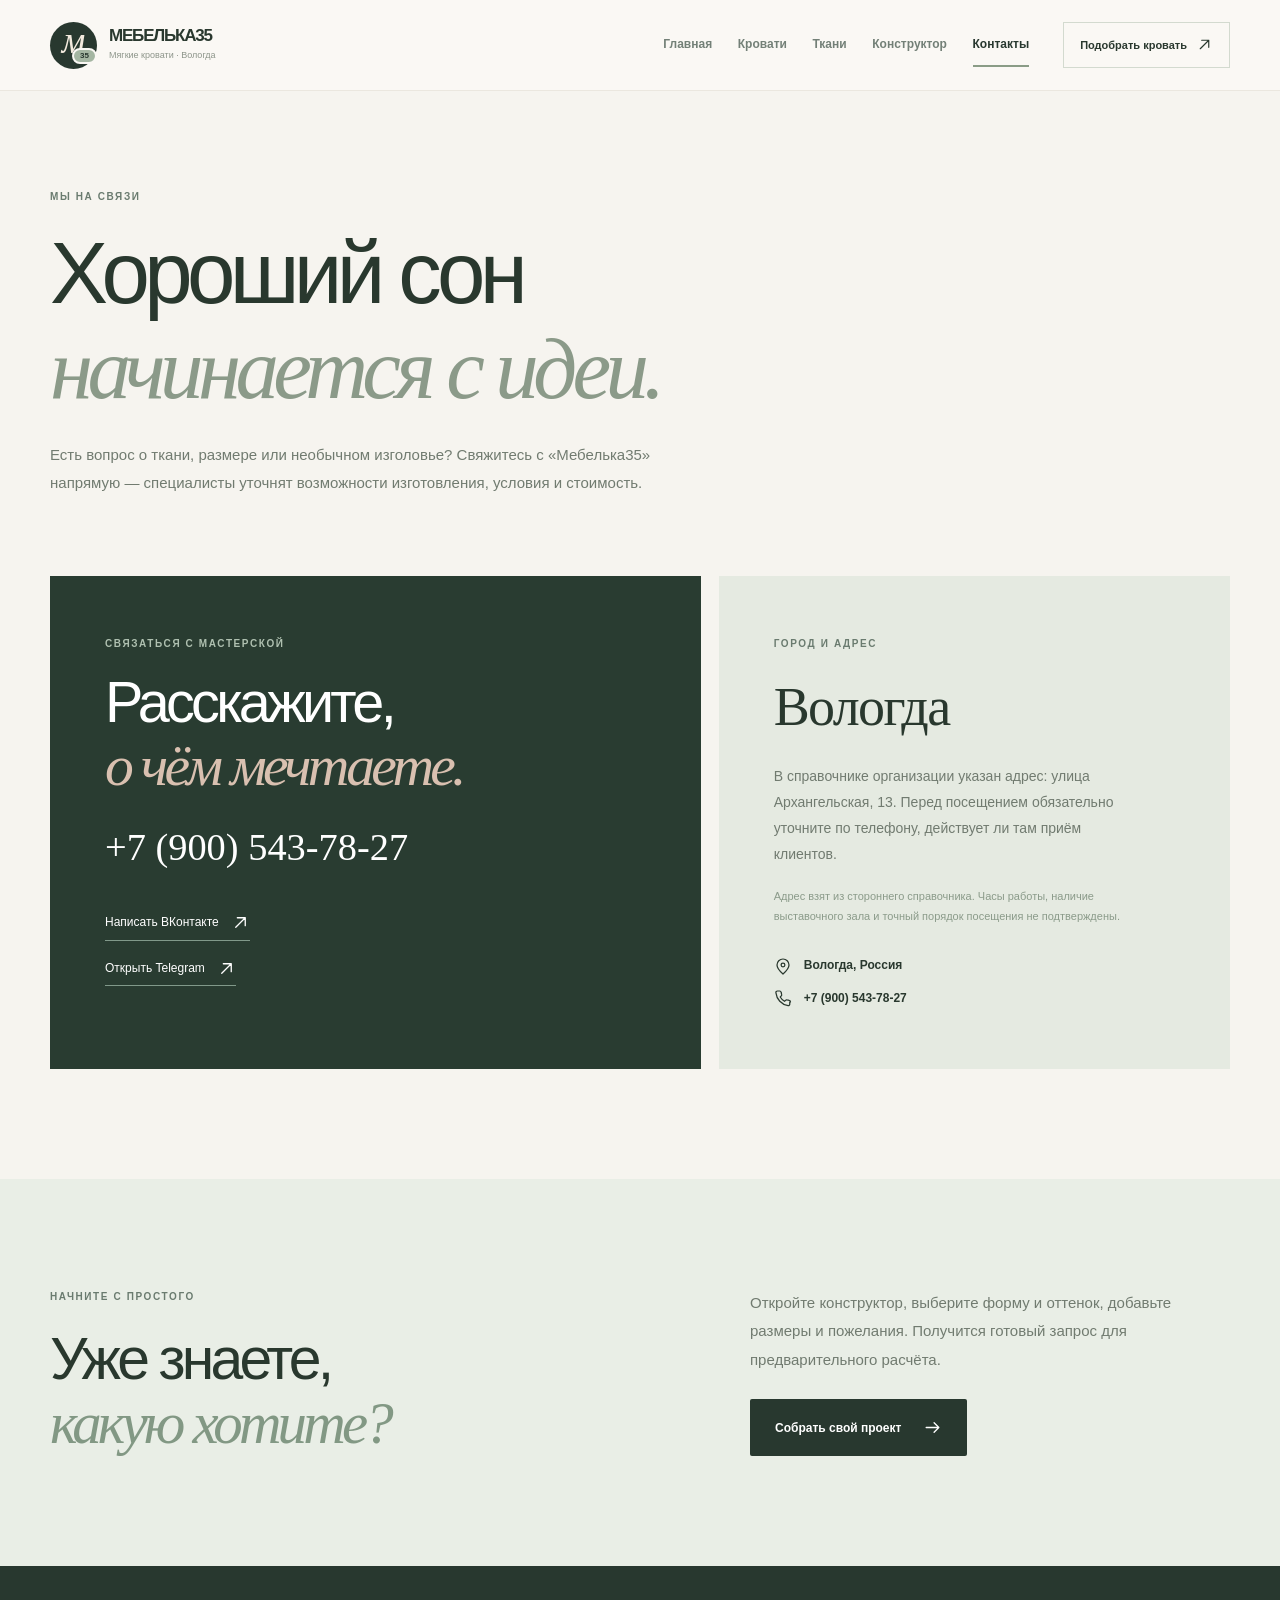
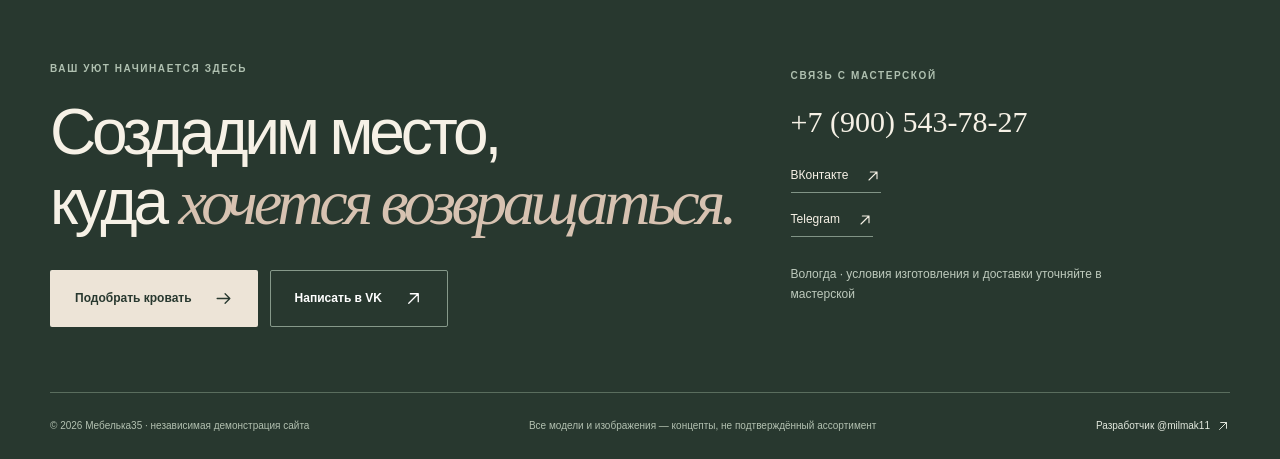
<file: preview-contacts-offline.html>
<!DOCTYPE html><html lang="ru"><head><meta charset="UTF-8"><meta name="viewport" content="width=device-width, initial-scale=1"><meta name="theme-color" content="#28382f"><meta name="robots" content="noindex,nofollow"><meta name="description" content="Концепт сайта Мебелька35: мягкие кровати, подбор формы, ткани, размера и запрос на изготовление в Вологде."><title>Контакты — Мебелька35</title><link rel="icon" type="image/svg+xml" href="[data-uri]"><style>
:root{--paper:#f6f4ef;--white:#fffcf7;--ink:#29382e;--leaf:#657b66;--deep:#28382f;--sand:#dbd2c4;--muted:#717b70;--line:#dedfd8;--body:Manrope,'Segoe UI',Arial,sans-serif;--display:Georgia,'Times New Roman',serif;--ease:cubic-bezier(.22,1,.36,1)}
*{box-sizing:border-box}html{scroll-behavior:smooth}body{margin:0;overflow-x:hidden;color:var(--ink);background:var(--paper);font:14px/1.65 var(--body);-webkit-font-smoothing:antialiased}img{display:block;width:100%;height:auto}button,input,select,textarea{font:inherit}button{cursor:pointer}a{color:inherit;text-decoration:none}h1,h2,h3,p{margin:0}h1,h2{font-weight:500;letter-spacing:-.065em;line-height:1.09}h3{font-weight:650;letter-spacing:-.03em;line-height:1.24}p{color:var(--muted)}em{font-family:var(--display);font-style:italic;font-weight:400}::selection{background:#c3d2bf;color:#26362d}:focus-visible{outline:3px solid #c48e73;outline-offset:3px}svg.icon{display:inline-block;width:19px;height:19px;flex-shrink:0}.shell{width:min(1410px,calc(100% - 100px));margin-inline:auto}.section{padding:110px 0}.eyebrow{display:flex;align-items:center;gap:12px;font-size:10px;text-transform:uppercase;letter-spacing:.16em;color:#6a7b6f;font-weight:850;line-height:1.5}.eyebrow.light{color:#afc0b0}.eyebrow-dash{width:25px;height:1px;background:#9b886b}h1{font-size:clamp(60px,6.8vw,109px)}h2{font-size:clamp(46px,4.6vw,74px)}.btn{display:inline-flex;align-items:center;justify-content:center;gap:22px;padding:18px 24px;border:1px solid transparent;border-radius:2px;white-space:nowrap;font-size:12px;font-weight:800;line-height:1.35;transition:background .3s,transform .3s var(--ease),color .3s}.btn:hover{transform:translateY(-3px)}.btn-primary{background:var(--deep);color:#fff}.btn-primary:hover{background:#47624e}.btn-soft{background:#e3e8dd;color:var(--deep)}.btn-soft:hover{background:#cedccf}.btn-light,.btn-sand{background:#ede4d7;color:var(--deep)}.btn-light:hover,.btn-sand:hover{background:white}.btn-outlined{border-color:#c4ccc1;color:var(--ink)}.btn-outlined:hover{background:var(--deep);color:#fff}.btn-outline-light{border-color:#86998a;color:white}.btn-outline-light:hover{background:#fff;color:var(--deep)}.underlink{display:inline-flex;gap:12px;align-items:center;width:max-content;padding-bottom:7px;border-bottom:1px solid #8a9d8c;font-size:12px;font-weight:800;transition:gap .25s}.underlink:hover{gap:21px}.underlink svg{width:17px;height:17px}.full{width:100%}
.site-header{height:91px;background:#faf8f4;position:relative;z-index:100;border-bottom:1px solid #ebe7df}.nav-shell{display:flex;height:100%;align-items:center;gap:34px}.brand{display:flex;align-items:center;gap:12px;flex-shrink:0}.brand-monogram{position:relative;display:grid;place-items:center;width:47px;height:47px;background:var(--deep);color:#f3eade;border-radius:50%;font:italic 37px/1 var(--display);padding-bottom:9px}.brand-monogram span{position:absolute;right:0;bottom:5px;background:#a4b6a2;color:var(--deep);border:2px solid #faf8f4;border-radius:18px;min-width:25px;text-align:center;height:16px;font:900 8px/12px var(--body)}.brand-caption{display:flex;flex-direction:column;gap:3px}.brand-caption b{font-size:17px;font-weight:900;letter-spacing:-.07em;line-height:1.1}.brand-caption small{font-size:9px;color:#8d958a}.primary-nav{margin-left:auto;display:flex;align-items:center;gap:clamp(12px,2vw,31px)}.navlink{font-size:12px;font-weight:720;color:#738077;white-space:nowrap;transition:color .2s}.navlink:hover,.navlink.current{color:var(--deep)}.navlink.current{position:relative}.navlink.current:after{position:absolute;bottom:-12px;left:0;right:0;height:2px;background:#8a9c86;content:''}.nav-cta{display:flex;gap:9px;align-items:center;padding:13px 16px;border:1px solid #d3dacf;font-size:11px;font-weight:850;white-space:nowrap;transition:background .25s}.nav-cta:hover{background:#e4e9e0}.nav-cta svg{width:17px;height:17px}.menu-toggle{display:none;border:0;padding:7px;background:transparent;color:var(--deep)}.mobile-nav{display:none}
.hero{background:#f7f4ee;padding:65px 0 0}.hero-grid{display:grid;grid-template-columns:.98fr 1.02fr;gap:52px;align-items:center}.hero-copy{padding:35px 0 38px}.hero-copy .eyebrow{margin-bottom:31px}.hero-copy h1{max-width:680px}.hero-copy h1 em{color:#849584}.hero-copy>p{margin-top:30px;font-size:16px;line-height:1.83;max-width:455px}.hero-actions{display:flex;align-items:center;flex-wrap:wrap;gap:27px;margin-top:34px}.hero-underline{display:grid;grid-template-columns:repeat(3,1fr);gap:9px;margin-top:85px;padding-top:24px;border-top:1px solid #d9ddd4}.hero-underline span{display:flex;flex-direction:column;gap:2px}.hero-underline b{font-size:11px;font-weight:820}.hero-underline small{font-size:10px;color:#889385}.hero-media{position:relative;min-height:604px;isolation:isolate;overflow:hidden;background:#deded4}.hero-media>img{position:absolute;inset:0;width:100%;height:100%;object-fit:cover;object-position:center;transition:transform 1.1s var(--ease)}.hero-media:hover>img{transform:scale(1.045)}.hero-vertical{position:absolute;right:20px;top:28px;writing-mode:vertical-rl;font-size:10px;letter-spacing:.18em;font-weight:900;color:#6c796e}.hero-stamp{position:absolute;bottom:60px;left:25px;background:#f6f1e6;transform:rotate(-8deg);padding:22px 26px 16px;box-shadow:0 15px 34px #554c3d33}.hero-stamp>span{display:block;font:30px/1.04 var(--display);color:#596a58;letter-spacing:-.04em}.hero-stamp em{color:#a27f6e}.hero-stamp small{display:block;font-size:8px;margin-top:15px;letter-spacing:.17em;font-weight:900;color:#a79d8e}.hero-media-caption{position:absolute;right:17px;bottom:15px;background:#f9f8f0dd;padding:7px 10px;color:#57685c;font-size:9px}.hero-bottom{display:flex;align-items:center;justify-content:space-between;gap:30px;padding-top:31px;padding-bottom:31px;font-size:9px;color:#8c9b8b;font-weight:900;letter-spacing:.15em}.intro-section{background:#fffcf7}.intro-grid{display:grid;grid-template-columns:1fr .76fr;gap:120px;align-items:center}.intro-grid h2{margin-top:22px}.intro-grid h2 em{color:#8c9b86}.intro-text p{font-size:16px;line-height:1.9;max-width:500px;margin-bottom:30px}.heading-row{display:flex;justify-content:space-between;align-items:end;gap:30px;margin-bottom:43px}.heading-row .eyebrow{margin-bottom:20px}.heading-row h2 em{color:#8c9b86}.heading-row .btn{margin-bottom:5px}.heading-row .header-description{max-width:380px;font-size:14px;line-height:1.8}.bestseller-section{background:#f4f1ea}.featured-cards{display:grid;grid-template-columns:repeat(3,minmax(0,1fr));gap:20px}.bed-card{display:block;cursor:pointer;min-width:0;text-align:left;background:transparent;border:0;padding:0;color:var(--ink)}.bed-card-img{position:relative;overflow:hidden;aspect-ratio:1.14;background:#d5d8cf}.bed-card-img img{width:100%;height:100%;object-fit:cover;transition:transform .7s var(--ease)}.bed-card:hover img{transform:scale(1.05)}.card-chip{position:absolute;left:17px;top:17px;background:#f5f4eddf;padding:7px 11px;font-size:9px;letter-spacing:.09em;font-weight:850}.bed-card-body{padding:20px 2px 11px}.bed-card-head{display:flex;align-items:center;justify-content:space-between;gap:15px}.bed-card h3{font:31px/1.2 var(--display)}.bed-card p{font-size:12px;margin:9px 0 14px;line-height:1.55}.bed-card-footer{display:flex;align-items:center;justify-content:space-between;border-top:1px solid #d8ddd5;padding-top:12px;color:#697a6e;font-size:10px;font-weight:800}.bed-card-footer svg{width:19px;height:19px}.legal-mini{font-size:10px;color:#a2a99f;line-height:1.65;margin-top:25px}.atelier-section{background:#253a2d;color:#fff;padding:0}.atelier-grid{display:grid;grid-template-columns:1.04fr .96fr;align-items:stretch}.atelier-media{min-height:630px;position:relative;overflow:hidden;background:#cbd1c5}.atelier-media img{position:absolute;inset:0;width:100%;height:100%;object-fit:cover}.atelier-caption{position:absolute;left:30px;bottom:25px;background:#f2eee3db;color:#385042;padding:10px 14px;font-size:10px;font-weight:850;letter-spacing:.12em}.atelier-copy{padding:95px 8% 85px 11%;display:flex;flex-direction:column;justify-content:center}.atelier-copy h2{margin:23px 0 28px;font-size:clamp(48px,4.5vw,75px)}.atelier-copy em{color:#cabca8}.atelier-copy p{color:#c6d0c4;font-size:15px;line-height:1.9;max-width:460px}.benefit-points{display:flex;flex-direction:column;gap:14px;margin:30px 0 37px;font-size:12px}.benefit-points span{display:flex;gap:13px;align-items:center}.benefit-points svg{color:#c1d4b8;width:17px}.atelier-copy .btn{align-self:flex-start}
.textures-section{background:#fcfaf5}.swatch-display{display:grid;grid-template-columns:repeat(3,1fr);gap:17px}.large-swatch{display:flex;flex-direction:column;justify-content:space-between;min-height:315px;padding:25px;color:#fff;overflow:hidden;position:relative;transition:transform .3s var(--ease)}.large-swatch:hover{transform:translateY(-5px)}.large-swatch>span{font-size:10px;letter-spacing:.15em;font-weight:900}.large-swatch>strong{font:36px/1.08 var(--display);margin-top:auto;margin-bottom:14px;letter-spacing:-.03em}.large-swatch svg{align-self:flex-end}.fabric-oat{background:repeating-linear-gradient(90deg,#fff1 0 2px,transparent 2px 9px),repeating-linear-gradient(0deg,#29211a15 0 1px,transparent 1px 7px),linear-gradient(140deg,#d4c5b0,#917e69)}.fabric-olive{background:repeating-linear-gradient(40deg,#fff1 0 2px,transparent 2px 8px),repeating-linear-gradient(140deg,#15251812 0 3px,transparent 3px 14px),linear-gradient(130deg,#afbfaf,#657c6b)}.fabric-clay{background:repeating-linear-gradient(80deg,#311b1b18 0 2px,transparent 2px 12px),linear-gradient(140deg,#d7a395,#996354)}.fabric-pearl{background:repeating-linear-gradient(60deg,#fff3 0 3px,transparent 3px 12px),linear-gradient(140deg,#e3dcd5,#a7a39d)}.fabric-graphite{background:repeating-linear-gradient(135deg,#fff1 0 2px,transparent 2px 7px),linear-gradient(130deg,#afb2b3,#545c5f)}.fabric-rose{background:repeating-linear-gradient(75deg,#fff1 0 2px,transparent 2px 10px),linear-gradient(130deg,#e4c4c4,#a7898c)}.swatch-more{margin-top:27px}.process-section{background:#eaece5}.process-grid{display:grid;grid-template-columns:repeat(3,1fr);gap:38px}.process-item{border-top:1px solid #bfcabf;padding-top:32px}.process-symbol{display:block;color:#79917d;font:54px/1 var(--display);margin-bottom:28px}.process-item h3{font:28px/1.2 var(--display);margin-bottom:14px}.process-item p{font-size:13px;line-height:1.8;max-width:325px}.faq-section{background:#f6f3ed}.faq-grid{display:grid;grid-template-columns:.84fr 1.16fr;gap:105px}.faq-grid h2{margin-top:20px}.faq-grid h2 em{color:#849984}.faq-grid>div:first-child>p{max-width:365px;font-size:13px;line-height:1.8;margin-top:23px}.faq-list{border-top:1px solid #d0d8ce}.faq-list details{border-bottom:1px solid #d0d8ce}.faq-list summary{cursor:pointer;list-style:none;display:flex;justify-content:space-between;align-items:center;gap:16px;padding:24px 0;font-size:14px;font-weight:780}.faq-list summary::-webkit-details-marker{display:none}.faq-list summary svg{width:19px;transition:transform .3s}.faq-list details[open] summary svg{transform:rotate(45deg)}.faq-list details p{padding:0 28px 22px 0;font-size:13px;line-height:1.85}.site-footer{background:#28382f;color:#f6f1e6;padding-top:95px}.footer-top{display:grid;grid-template-columns:1.1fr .7fr;justify-content:space-between;gap:50px;padding-bottom:65px}.footer-top h2{margin:22px 0 32px;font-size:clamp(47px,5vw,78px)}.footer-top h2 em{color:#d7c2b1}.footer-buttons{display:flex;gap:12px;flex-wrap:wrap}.footer-side{display:flex;flex-direction:column;align-items:flex-start;gap:17px;padding-top:7px}.footer-tel{font:30px/1.2 var(--display);margin:4px 0 9px;white-space:nowrap}.footer-side>a:not(.footer-tel){display:flex;align-items:center;gap:17px;border-bottom:1px solid #819486;padding-bottom:6px;font-size:12px}.footer-side a svg{width:16px;height:16px}.footer-small{margin-top:11px;color:#bdc9bc;font-size:12px;max-width:350px}.footer-bottom{border-top:1px solid #5a6d5e;display:flex;justify-content:space-between;gap:12px;flex-wrap:wrap;padding:25px 0;font-size:10px;color:#b2c0b0}.footer-bottom a{display:flex;gap:6px;align-items:center;color:#e4eadf}.footer-bottom svg{width:14px;height:14px}.mobile-dock{display:none}.toast{position:fixed;z-index:1000;right:20px;bottom:22px;max-width:calc(100% - 40px);background:#28382f;color:#fff;box-shadow:0 18px 38px #2229;padding:15px 20px;font-size:12px;font-weight:800;opacity:0;transform:translateY(14px);pointer-events:none;transition:transform .25s,opacity .25s}.toast.show{opacity:1;transform:translateY(0)}
.page-hero{padding-top:98px;padding-bottom:68px}.page-hero .eyebrow{margin-bottom:22px}.page-hero h1{max-width:1160px}.page-hero h1 em{color:#8b9a89}.page-hero>p{font-size:15px;max-width:650px;line-height:1.85;margin-top:24px}.catalog-section{padding-top:15px;background:#f6f4ef}.catalog-tools{display:flex;justify-content:space-between;align-items:end;gap:25px;margin-bottom:29px}.catalog-tabs{display:flex;flex-wrap:wrap;gap:8px}.tab{border:1px solid #d9dfd5;background:#ebece6;padding:12px 17px;color:#5c6e62;font-size:11px;font-weight:800;transition:background .22s,color .22s}.tab:hover,.tab.active{background:#293e31;color:#fff;border-color:#293e31}.catalog-side{display:flex;align-items:center;gap:12px}.small-input-label{font-size:11px;color:#748174;font-weight:750}.catalog-side select{padding:11px 12px;border:1px solid #cdd5cc;background:#fdfbf7;min-width:148px;color:#344a3b;outline:none}.catalog-bar{display:flex;align-items:center;justify-content:space-between;gap:20px;border-top:1px solid #d7dfd5;padding:21px 0;font-size:11px;color:#78877b;font-weight:740}.catalog-colors{display:flex;align-items:center;gap:13px}.catalog-colors>span{margin-right:3px}.mini-color{background:var(--sw);width:21px;height:21px;border:2px solid #fff;border-radius:50%;box-shadow:0 0 0 1px #c2c9be;transition:box-shadow .2s}.mini-color.chosen{box-shadow:0 0 0 2px #3d634b}.catalog-grid{display:grid;grid-template-columns:repeat(3,1fr);gap:26px 18px}.catalog-grid .bed-card h3{font-size:29px}.catalog-grid .bed-card-img{aspect-ratio:1.12}.empty-state{display:none;padding:80px 0;text-align:center;color:#697d6d}.empty-state.show{display:block}.materials-page{padding-top:10px}.materials-intro{margin-bottom:33px}.materials-intro h2{font-size:clamp(39px,4vw,61px)}.materials-intro p{margin-top:8px}.materials-grid{display:grid;grid-template-columns:repeat(3,1fr);gap:40px 22px}.material-card{display:block;position:relative}.material-sample{height:286px;padding:20px;display:flex;align-items:flex-start;transition:filter .3s,transform .3s var(--ease)}.material-card:hover .material-sample{transform:translateY(-4px);filter:brightness(1.05)}.material-sample span{font-size:9px;letter-spacing:.14em;color:#fff;font-weight:900}.material-card h3{font:32px/1.15 var(--display);margin-top:19px}.material-card p{margin-top:7px;font-size:12px;max-width:350px}.material-card>.icon{position:absolute;right:3px;bottom:20px}.material-tip{background:#273b2f;color:#fff}.material-tip-grid{display:grid;grid-template-columns:1fr 1fr;gap:65px;align-items:center}.material-tip h2{margin-top:20px}.material-tip em{color:#d2c1ad}.material-tip p{color:#ced7cc;font-size:15px;line-height:1.9;max-width:480px;margin-bottom:25px}
.designer-section{padding-top:16px;background:#fbf9f4}.designer-layout{display:grid;grid-template-columns:1.08fr .92fr;gap:40px;align-items:start}.builder-sticky{position:sticky;top:22px}.builder-image{aspect-ratio:1.2;position:relative;background:#e2e3db;overflow:hidden}.builder-image>img{width:100%;height:100%;object-fit:cover;transition:opacity .2s}.builder-topline{position:absolute;top:24px;left:24px;right:24px;z-index:1;display:flex;justify-content:space-between;gap:10px;font-size:9px;font-weight:850;letter-spacing:.12em;color:#607166}.builder-corner{position:absolute;right:15px;bottom:14px;background:#fdfbf3d9;color:#718171;padding:7px 10px;font-size:9px}.builder-caption{padding:20px 4px;display:flex;justify-content:space-between;gap:20px;border-bottom:1px solid #d4d9cf;font-size:10px;color:#859084}.builder-caption>span:first-child{display:flex;flex-direction:column;gap:4px}.builder-caption strong{font-size:13px;color:#324437}.builder-controls{background:#fffdf8;padding:20px 34px 34px}.form-group{padding:27px 0 34px;border-bottom:1px solid #dce2d7}.form-group:last-of-type{border:0}.form-eyebrow{font-size:9px;letter-spacing:.15em;color:#7c8c7d;font-weight:850}.form-group h3{font:30px/1.15 var(--display);margin:9px 0 25px}.form-tiles{display:grid;grid-template-columns:repeat(3,1fr);gap:9px}.form-tiles label{cursor:pointer;position:relative;min-width:0}.form-tiles input{position:absolute;width:1px;height:1px;opacity:0}.form-tiles label>span:not(.tile-glyph){display:block;font-size:10px;font-weight:750;margin-top:10px}.form-tiles label{border:1px solid #dae0d4;background:#f4f5ef;padding:14px 11px;min-height:89px;display:flex;flex-direction:column;justify-content:space-between;transition:background .25s,border-color .25s}.form-tiles label:has(input:checked){background:#e1e9df;border-color:#718b77}.form-tiles label:has(input:checked):after{content:'✓';position:absolute;right:10px;top:9px;color:#5c8164;font-weight:900}.tile-glyph{font:27px/1 var(--display);color:#68836b}.pill-choices{display:flex;flex-wrap:wrap;gap:8px}.pill-choices label{cursor:pointer}.pill-choices input{opacity:0;width:1px;height:1px;position:absolute}.pill-choices label>span{display:block;padding:12px 15px;background:#f2f3ed;border:1px solid #dce2d8;font-size:11px;font-weight:750}.pill-choices label:has(input:checked)>span{background:#293d31;color:white;border-color:#293d31}.builder-colors{display:flex;flex-wrap:wrap;gap:16px 10px}.builder-colors label{position:relative;cursor:pointer;display:flex;flex-direction:column;align-items:center;gap:9px;min-width:59px}.builder-colors input{position:absolute;opacity:0;width:1px;height:1px}.builder-colors label>span{width:40px;height:40px;background:var(--sw);border-radius:50%;border:4px solid #fff;box-shadow:0 0 0 1px #d2dacf}.builder-colors label:has(input:checked)>span{box-shadow:0 0 0 2px #3a5842}.builder-colors small{font-size:9px;font-weight:760;color:#798579}.form-select-row{margin:20px 0;display:flex;flex-direction:column;gap:9px}.form-select-row>label{font-size:11px;font-weight:760}.form-select-row select,.form-select-row textarea{width:100%;color:#344b3b;border:1px solid #cfd8cd;background:#f8f9f4;padding:13px 12px;border-radius:0;outline:none;min-width:0}.form-select-row textarea{resize:vertical}.form-select-row select:focus,.form-select-row textarea:focus{border-color:#698d73}.checkrow{display:flex;align-items:center;gap:11px;cursor:pointer;font-size:12px;font-weight:650;margin:15px 0}.checkrow input{accent-color:#405f45;width:17px;height:17px}.upload-box{cursor:pointer;background:#e8eee5;border:1.5px dashed #acbdad;min-height:200px;padding:20px;display:flex;flex-direction:column;align-items:center;justify-content:center;gap:7px;text-align:center;transition:background .25s}.upload-box:hover,.upload-box.dragover{background:#dae8d9}.upload-mark{width:49px;height:49px;border-radius:50%;display:grid;place-items:center;background:#d4e3d4;color:#496851;margin-bottom:5px}.upload-box strong{font-size:12px}.upload-box small{font-size:10px;color:#7c8c7d}.file-previews{display:flex;gap:13px;flex-wrap:wrap;margin-top:13px}.file-entry{position:relative;width:100px}.file-entry img{width:100px;height:80px;object-fit:cover}.file-entry button{position:absolute;right:-7px;top:-7px;width:25px;height:25px;display:grid;place-items:center;border:0;background:var(--deep);color:white;border-radius:50%;padding:3px}.file-entry button svg{width:14px;height:14px}.file-entry small{font-size:9px;display:block;max-width:100%;overflow:hidden;text-overflow:ellipsis;white-space:nowrap;margin-top:5px}.summary-panel{background:#e8eee6;padding:25px;margin-top:10px}.summary-head{display:flex;justify-content:space-between;gap:15px;font-size:11px;font-weight:850;color:#314a35;margin-bottom:17px}.summary-head span{font-size:9px;color:#7c8c7e;letter-spacing:.09em}.summary-panel textarea{background:#f8faf4;border:1px solid #c9d7c9;width:100%;padding:13px;resize:vertical;line-height:1.7;font-size:11px;color:#425746;margin-bottom:12px}.summary-panel .btn{margin-top:8px}.summary-panel p{font-size:10px;margin-top:15px;line-height:1.7}.contact-section{padding-top:12px}.contact-grid{display:grid;grid-template-columns:1.12fr .88fr;gap:18px}.contact-card{padding:60px 55px;min-height:475px}.contact-card.dark{background:#293c31;color:white}.contact-card.neutral{background:#e5eae1}.contact-card h2{font-size:clamp(43px,4.5vw,71px);margin:20px 0 25px}.contact-card h2 em{color:#d9c0b0}.contact-phone{font:clamp(27px,3vw,43px)/1.3 var(--display)}.contact-links{display:flex;flex-direction:column;align-items:flex-start;gap:18px;margin-top:40px}.contact-links>a{display:flex;align-items:center;gap:12px;border-bottom:1px solid #81998a;padding-bottom:7px;font-size:12px}.contact-card.neutral h3{font:54px/1.2 var(--display);margin:24px 0}.contact-card.neutral p{max-width:370px;line-height:1.85;font-size:14px}.contact-disclaimer{margin-top:18px;color:#8b9b8a;font-size:11px!important}.contact-info-icons{display:flex;flex-direction:column;gap:13px;margin-top:30px;font-size:12px;font-weight:700}.contact-info-icons span{display:flex;align-items:center;gap:12px}.contact-info-icons svg{width:18px}.contact-step-section{background:#e9eee6}.contact-step{display:grid;grid-template-columns:1fr .8fr;gap:100px;align-items:center}.contact-step h2{margin-top:23px}.contact-step h2 em{color:#829884}.contact-step>div:last-child p{font-size:15px;line-height:1.9;margin-bottom:25px}.bed-dialog{border:0;padding:0;width:min(900px,calc(100vw - 32px));max-height:90vh;box-shadow:0 30px 95px #151f1999;background:#fefcf7;color:var(--ink);overflow:auto}.bed-dialog::backdrop{background:#111d14a9;backdrop-filter:blur(5px)}.dialog-x{position:sticky;z-index:20;top:12px;left:calc(100% - 60px);display:grid;place-items:center;margin:12px 12px -54px auto;background:var(--deep);color:#fff;border:0;border-radius:50%;width:42px;height:42px}.dialog-img{aspect-ratio:1.55;object-fit:cover}.dialog-body{padding:29px 40px 40px}.dialog-body h2{font-size:53px;margin:10px 0}.dialog-body p{font-size:14px;line-height:1.8;max-width:650px;margin-bottom:23px}.dialog-tags{display:flex;flex-wrap:wrap;gap:8px;margin-bottom:24px}.dialog-tags span{padding:9px 12px;background:#e9ebe5;font-size:11px;font-weight:740}.dialog-note{font-size:11px!important;margin-top:20px;color:#8c978b}
@media(max-width:1200px){.shell{width:calc(100% - 70px)}.nav-shell{gap:18px}.primary-nav{gap:15px}.hero-grid{gap:28px}.hero-media{min-height:560px}.hero-underline{margin-top:58px}.footer-top{gap:25px}.designer-layout{gap:22px}.builder-controls{padding:20px 24px 28px}}
@media(max-width:1020px){.site-header{height:78px}.primary-nav{display:none}.nav-cta{margin-left:auto}.menu-toggle{display:grid;place-items:center}.mobile-nav{position:absolute;left:0;right:0;top:78px;background:#faf8f4;box-shadow:0 19px 35px #263a2720;padding:16px 35px 28px;flex-direction:column}.mobile-nav.open{display:flex}.mobile-nav .navlink{display:block;font-size:16px;padding:13px 0;border-bottom:1px solid #e0e4dc}.mobile-nav .navlink.current:after{display:none}.mobile-call{padding:18px 0 0;font-weight:800}.hero-copy h1{font-size:clamp(54px,6.8vw,84px)}.hero-media{min-height:510px}.hero-copy>p{font-size:14px}.intro-grid{gap:45px}.atelier-media{min-height:550px}.atelier-copy{padding:55px 25px}.atelier-copy h2{font-size:53px}.faq-grid{gap:45px}.catalog-tools{flex-direction:column;align-items:start}.designer-layout{grid-template-columns:1fr}.builder-sticky{position:static}.builder-image{aspect-ratio:1.65}.builder-controls{padding:22px 40px}.contact-card{padding:40px 30px}}
@media(max-width:760px){.shell{width:calc(100% - 40px)}.section{padding:73px 0}.site-header{height:72px}.nav-shell{height:72px}.brand-monogram{width:41px;height:41px;font-size:34px}.brand-caption b{font-size:15px}.brand-caption small{font-size:8px}.nav-cta{display:none}.menu-toggle{margin-left:auto}.mobile-nav{top:72px;padding:14px 20px 26px}.hero{padding-top:33px}.hero-grid{grid-template-columns:1fr;gap:21px}.hero-copy{padding:10px 0 14px}.hero-copy .eyebrow{margin-bottom:20px}.hero-copy h1{font-size:clamp(55px,10vw,79px)}.hero-copy>p{margin-top:19px;font-size:14px}.hero-actions{margin-top:27px}.hero-underline{display:none}.hero-media{min-height:455px}.hero-stamp{bottom:36px;transform:rotate(-8deg) scale(.85);transform-origin:bottom left}.hero-bottom{padding:19px 0;font-size:8px;gap:15px;overflow:hidden}.hero-bottom span{white-space:nowrap}.hero-bottom span:last-child{display:none}.intro-grid,.atelier-grid,.faq-grid,.footer-top,.contact-step{grid-template-columns:1fr;gap:28px}.intro-grid h2{margin-top:15px}.intro-text p{font-size:14px}.heading-row{align-items:start;flex-direction:column;gap:18px;margin-bottom:30px}.heading-row .eyebrow{margin-bottom:13px}.featured-cards,.catalog-grid,.materials-grid{grid-template-columns:1fr 1fr;gap:19px 13px}.featured-cards .bed-card:last-child{display:none}.bed-card h3{font-size:26px}.bed-card p{font-size:11px}.bed-card-img{aspect-ratio:1.08}.atelier-section{padding:0}.atelier-media{min-height:395px}.atelier-copy{padding:50px 22px 60px}.atelier-copy h2{font-size:clamp(44px,8vw,67px)}.atelier-copy p{font-size:14px}.swatch-display{gap:10px}.large-swatch{min-height:238px;padding:17px}.large-swatch>strong{font-size:25px}.large-swatch>span{font-size:8px}.large-swatch svg{width:17px}.process-grid{gap:20px}.process-item h3{font-size:23px}.process-item p{font-size:11px}.process-symbol{font-size:43px;margin-bottom:23px}.faq-grid h2{margin-top:15px}.site-footer{padding-top:62px}.footer-top{padding-bottom:40px}.footer-side{padding-top:9px}.footer-bottom{padding-bottom:80px;align-items:start;flex-direction:column}.mobile-dock{position:fixed;z-index:75;display:grid;grid-template-columns:1.2fr .8fr;gap:8px;left:0;right:0;bottom:0;padding:10px 12px calc(10px + env(safe-area-inset-bottom,0px));background:#faf9f4;box-shadow:0 -6px 22px #17221c24}.mobile-dock a{display:flex;align-items:center;justify-content:center;gap:9px;padding:13px 10px;background:var(--deep);color:#fff;font-size:11px;font-weight:800}.mobile-dock a:nth-child(2){background:#e5ebe2;color:var(--deep)}.mobile-dock svg{width:16px;height:16px}.toast{bottom:88px}.page-hero{padding:64px 0 38px}.page-hero h1{font-size:clamp(50px,9vw,75px)}.page-hero>p{font-size:13px;margin-top:19px}.catalog-section,.materials-page,.contact-section,.designer-section{padding-top:7px}.catalog-bar{flex-direction:column;align-items:start;gap:15px}.catalog-colors{align-items:center}.material-sample{height:210px}.material-card h3{font-size:28px}.material-tip-grid{grid-template-columns:1fr;gap:27px}.builder-image{aspect-ratio:1.3}.builder-controls{padding:13px 22px}.contact-grid{grid-template-columns:1fr;gap:13px}.contact-card{min-height:auto;padding:44px 31px}.contact-card h2{font-size:53px}.contact-step{gap:23px}}
@media(max-width:510px){.shell{width:calc(100% - 30px)}.hero-copy h1{font-size:clamp(48px,11vw,61px)}.hero-copy>p{font-size:13px}.hero-actions{flex-direction:column;align-items:stretch;gap:18px}.hero-actions .underlink{margin-left:2px}.hero-media{min-height:335px}.hero-media-caption{font-size:7px}.hero-stamp{bottom:28px;left:12px;transform:rotate(-8deg) scale(.72)}.hero-stamp>span{font-size:28px}.hero-bottom span:nth-child(2){display:none}h2{font-size:clamp(39px,8vw,49px)}.heading-row .btn{width:100%}.bed-card-body{padding:13px 0}.bed-card h3{font-size:23px}.bed-card p{font-size:10px;margin:7px 0 9px}.bed-card-footer{font-size:9px}.catalog-grid .bed-card h3{font-size:23px}.card-chip{left:8px;top:8px;padding:5px 6px;font-size:8px}.swatch-display{grid-template-columns:1fr 1fr}.large-swatch{min-height:225px}.large-swatch:nth-child(3){grid-column:span 2;min-height:205px}.large-swatch>strong{font-size:27px}.process-grid{grid-template-columns:1fr 1fr;gap:22px}.process-item:last-child{grid-column:span 2}.process-item h3{font-size:22px}.faq-list summary{font-size:12px;padding:21px 0}.footer-top h2{font-size:43px}.footer-tel{font-size:28px}.catalog-tools{gap:20px}.catalog-tabs{gap:6px}.tab{padding:9px 11px;font-size:10px}.catalog-colors>span{font-size:10px}.materials-grid{gap:24px 12px}.material-sample{height:158px;padding:13px}.material-sample span{font-size:7px}.material-card h3{font-size:24px;margin-top:12px}.material-card p{font-size:10px;max-width:90%}.material-card>.icon{width:15px;height:15px;bottom:8px}.builder-image{aspect-ratio:1.13}.builder-topline{top:13px;left:12px;right:12px;font-size:8px}.builder-caption>span:last-child{display:none}.builder-controls{padding:6px 13px}.form-group{padding:25px 0 28px}.form-group h3{font-size:27px;margin:6px 0 20px}.form-tiles{gap:6px}.form-tiles label{padding:11px 7px;min-height:82px}.form-tiles label>span:not(.tile-glyph){font-size:9px}.pill-choices{gap:7px}.pill-choices label>span{padding:11px 12px;font-size:10px}.builder-colors{gap:13px 5px}.builder-colors label{min-width:47px}.builder-colors label>span{width:35px;height:35px}.builder-colors small{font-size:8px}.summary-panel{padding:16px}.summary-head{font-size:10px}.summary-head span{font-size:8px}.dialog-body{padding:21px 19px 30px}.dialog-body h2{font-size:40px}.dialog-img{aspect-ratio:1.3}.contact-card{padding:35px 22px}.contact-card h2{font-size:46px}.contact-phone{font-size:26px}}
@media(max-width:350px){.brand-caption small{display:none}.hero-copy h1{font-size:47px}.hero-media{min-height:285px}.catalog-tabs .tab{padding:8px 9px}.catalog-grid{gap:14px 9px}.bed-card h3{font-size:22px}.material-sample{height:140px}.form-tiles label{min-height:81px}.form-tiles label>span:not(.tile-glyph){font-size:8px}.footer-buttons{flex-direction:column;align-items:stretch}}
@media(prefers-reduced-motion:reduce){*,*:before,*:after{scroll-behavior:auto!important;transition:none!important;animation:none!important}}
</style></head><body data-page="contacts"><header class="site-header" id="top"><div class="shell nav-shell"><a class="brand" href="index.html" aria-label="Мебелька35 на главную"><span class="brand-monogram">м<span>35</span></span><span class="brand-caption"><b>МЕБЕЛЬКА35</b><small>Мягкие кровати · Вологда</small></span></a><nav class="primary-nav" aria-label="Основная навигация"><a class="navlink " href="index.html">Главная</a><a class="navlink " href="catalog.html">Кровати</a><a class="navlink " href="materials.html">Ткани</a><a class="navlink " href="designer.html">Конструктор</a><a class="navlink current" href="contacts.html">Контакты</a></nav><a class="nav-cta" href="designer.html">Подобрать кровать <svg class="icon" viewBox="0 0 24 24" fill="none" stroke="currentColor" stroke-width="1.65" stroke-linecap="round" stroke-linejoin="round" aria-hidden="true"><path d="M6 18 18 6M8 6h10v10"/></svg></a><button class="menu-toggle" aria-expanded="false" aria-controls="mobileNav" aria-label="Открыть меню"><svg class="icon" viewBox="0 0 24 24" fill="none" stroke="currentColor" stroke-width="1.65" stroke-linecap="round" stroke-linejoin="round" aria-hidden="true"><path d="M4 7h16M4 12h16M4 17h16"/></svg></button></div><nav class="mobile-nav" id="mobileNav" aria-label="Мобильная навигация"><a class="navlink " href="index.html">Главная</a><a class="navlink " href="catalog.html">Кровати</a><a class="navlink " href="materials.html">Ткани</a><a class="navlink " href="designer.html">Конструктор</a><a class="navlink current" href="contacts.html">Контакты</a><a href="tel:+79005437827" class="mobile-call">+7 (900) 543-78-27</a></nav></header><main><section class="page-hero shell"><div class="eyebrow">МЫ НА СВЯЗИ</div><h1>Хороший сон<br><em>начинается с идеи.</em></h1><p>Есть вопрос о ткани, размере или необычном изголовье? Свяжитесь с «Мебелька35» напрямую — специалисты уточнят возможности изготовления, условия и стоимость.</p></section><section class="section contact-section"><div class="shell contact-grid"><div class="contact-card dark"><div class="eyebrow light">СВЯЗАТЬСЯ С МАСТЕРСКОЙ</div><h2>Расскажите,<br><em>о чём мечтаете.</em></h2><a class="contact-phone" href="tel:+79005437827">+7 (900) 543-78-27</a><div class="contact-links"><a href="https://vk.me/mebelka35" target="_blank" rel="noopener noreferrer">Написать ВКонтакте <svg class="icon" viewBox="0 0 24 24" fill="none" stroke="currentColor" stroke-width="1.65" stroke-linecap="round" stroke-linejoin="round" aria-hidden="true"><path d="M6 18 18 6M8 6h10v10"/></svg></a><a href="https://t.me/+79005437827" target="_blank" rel="noopener noreferrer">Открыть Telegram <svg class="icon" viewBox="0 0 24 24" fill="none" stroke="currentColor" stroke-width="1.65" stroke-linecap="round" stroke-linejoin="round" aria-hidden="true"><path d="M6 18 18 6M8 6h10v10"/></svg></a></div></div><div class="contact-card neutral"><div class="eyebrow">ГОРОД И АДРЕС</div><h3>Вологда</h3><p>В справочнике организации указан адрес: улица Архангельская, 13. Перед посещением обязательно уточните по телефону, действует ли там приём клиентов.</p><p class="contact-disclaimer">Адрес взят из стороннего справочника. Часы работы, наличие выставочного зала и точный порядок посещения не подтверждены.</p><div class="contact-info-icons"><span><svg class="icon" viewBox="0 0 24 24" fill="none" stroke="currentColor" stroke-width="1.65" stroke-linecap="round" stroke-linejoin="round" aria-hidden="true"><path d="M20 10c0 5-8 12-8 12S4 15 4 10a8 8 0 1 1 16 0Z"/><circle cx="12" cy="10" r="2.5"/></svg> Вологда, Россия</span><span><svg class="icon" viewBox="0 0 24 24" fill="none" stroke="currentColor" stroke-width="1.65" stroke-linecap="round" stroke-linejoin="round" aria-hidden="true"><path d="M21 16.5v3a2 2 0 0 1-2.2 2A19.5 19.5 0 0 1 2.5 4.2 2 2 0 0 1 4.5 2h3a2 2 0 0 1 2 1.7l.7 2.8a2 2 0 0 1-.5 2L8.3 10a15 15 0 0 0 5.7 5.7l1.5-1.4a2 2 0 0 1 2-.5l2.8.7a2 2 0 0 1 1.7 2Z"/></svg> +7 (900) 543-78-27</span></div></div></div></section><section class="section contact-step-section"><div class="shell contact-step"><div><div class="eyebrow">НАЧНИТЕ С ПРОСТОГО</div><h2>Уже знаете,<br><em>какую хотите?</em></h2></div><div><p>Откройте конструктор, выберите форму и оттенок, добавьте размеры и пожелания. Получится готовый запрос для предварительного расчёта.</p><a href="designer.html" class="btn btn-primary">Собрать свой проект <svg class="icon" viewBox="0 0 24 24" fill="none" stroke="currentColor" stroke-width="1.65" stroke-linecap="round" stroke-linejoin="round" aria-hidden="true"><path d="M4 12h16m-6-6 6 6-6 6"/></svg></a></div></div></section></main><footer class="site-footer"><div class="shell"><div class="footer-top"><div><span class="eyebrow light">Ваш уют начинается здесь</span><h2>Создадим место,<br>куда <em>хочется возвращаться.</em></h2><div class="footer-buttons"><a class="btn btn-light" href="designer.html">Подобрать кровать <svg class="icon" viewBox="0 0 24 24" fill="none" stroke="currentColor" stroke-width="1.65" stroke-linecap="round" stroke-linejoin="round" aria-hidden="true"><path d="M4 12h16m-6-6 6 6-6 6"/></svg></a><a class="btn btn-outline-light" href="https://vk.me/mebelka35" target="_blank" rel="noopener noreferrer">Написать в VK <svg class="icon" viewBox="0 0 24 24" fill="none" stroke="currentColor" stroke-width="1.65" stroke-linecap="round" stroke-linejoin="round" aria-hidden="true"><path d="M6 18 18 6M8 6h10v10"/></svg></a></div></div><div class="footer-side"><span class="eyebrow light">Связь с мастерской</span><a class="footer-tel" href="tel:+79005437827">+7 (900) 543-78-27</a><a href="https://vk.com/mebelka35" target="_blank" rel="noopener noreferrer">ВКонтакте <svg class="icon" viewBox="0 0 24 24" fill="none" stroke="currentColor" stroke-width="1.65" stroke-linecap="round" stroke-linejoin="round" aria-hidden="true"><path d="M6 18 18 6M8 6h10v10"/></svg></a><a href="https://t.me/+79005437827" target="_blank" rel="noopener noreferrer">Telegram <svg class="icon" viewBox="0 0 24 24" fill="none" stroke="currentColor" stroke-width="1.65" stroke-linecap="round" stroke-linejoin="round" aria-hidden="true"><path d="M6 18 18 6M8 6h10v10"/></svg></a><span class="footer-small">Вологда · условия изготовления и доставки уточняйте в мастерской</span></div></div><div class="footer-bottom"><span>© 2026 Мебелька35 · независимая демонстрация сайта</span><span>Все модели и изображения — концепты, не подтверждённый ассортимент</span><a href="https://t.me/milmak11" target="_blank" rel="noopener noreferrer">Разработчик @milmak11 <svg class="icon" viewBox="0 0 24 24" fill="none" stroke="currentColor" stroke-width="1.65" stroke-linecap="round" stroke-linejoin="round" aria-hidden="true"><path d="M6 18 18 6M8 6h10v10"/></svg></a></div></div></footer><div class="mobile-dock"><a href="designer.html"><svg class="icon" viewBox="0 0 24 24" fill="none" stroke="currentColor" stroke-width="1.65" stroke-linecap="round" stroke-linejoin="round" aria-hidden="true"><path d="M12 2l2.5 7.5L22 12l-7.5 2.5L12 22l-2.5-7.5L2 12l7.5-2.5Z"/></svg> Подобрать кровать</a><a href="https://vk.me/mebelka35" target="_blank" rel="noopener noreferrer"><svg class="icon" viewBox="0 0 24 24" fill="none" stroke="currentColor" stroke-width="1.65" stroke-linecap="round" stroke-linejoin="round" aria-hidden="true"><path d="M6 18 18 6M8 6h10v10"/></svg> Написать</a></div><div class="toast" id="toast" role="status" aria-live="polite"></div><dialog id="bedDialog" class="bed-dialog" aria-label="Подробнее о модели"><button type="button" class="dialog-x" aria-label="Закрыть" data-close-dialog><svg class="icon" viewBox="0 0 24 24" fill="none" stroke="currentColor" stroke-width="1.65" stroke-linecap="round" stroke-linejoin="round" aria-hidden="true"><path d="M6 6l12 12M18 6 6 18"/></svg></button><div id="dialogContent"></div></dialog><script>window.BED_MODELS=[{"id":"lina","title":"Лина","form":"vertical","subtitle":"Высокое изголовье с вертикальными секциями","category":"vertical","sizes":["140×200","160×200","180×200"]},{"id":"ameli","title":"Амели","form":"arched","subtitle":"Мягкая арка и спокойный силуэт","category":"rounded","sizes":["140×200","160×200","180×200"]},{"id":"nord","title":"Норд","form":"smooth","subtitle":"Минималистичная геометрия и чистые линии","category":"minimal","sizes":["140×200","160×200","180×200"]},{"id":"mira","title":"Мира","form":"cloud","subtitle":"Округлые мягкие объёмы","category":"rounded","sizes":["140×200","160×200","180×200"]},{"id":"vesta","title":"Веста","form":"wing","subtitle":"Объёмные боковые крылья изголовья","category":"classic","sizes":["160×200","180×200"]},{"id":"line","title":"Лайн","form":"square","subtitle":"Горизонтальная геометрическая простёжка","category":"minimal","sizes":["140×200","160×200","180×200"]},{"id":"alto","title":"Альто","form":"arched","subtitle":"Плавные линии и мягкий объем","category":"rounded","sizes":["160×200","180×200"]},{"id":"terra","title":"Терра","form":"vertical","subtitle":"Современное прочтение вертикальных панелей","category":"vertical","sizes":["140×200","160×200","180×200"]}];
window.BED_COLORS={"oat":"Лён","olive":"Шалфей","clay":"Терракота","pearl":"Жемчуг","graphite":"Графит","rose":"Пудра"};
</script><script>window.SCENE_DATA={"line-clay.svg":"[data-uri]","terra-rose.svg":"[data-uri]","vesta-clay.svg":"[data-uri]","nord-oat.svg":"[data-uri]","nord-graphite.svg":"[data-uri]","alto-rose.svg":"[data-uri]","vesta-rose.svg":"[data-uri]","line-rose.svg":"[data-uri]","lina-graphite.svg":"[data-uri]","vesta-olive.svg":"[data-uri]","vesta-graphite.svg":"[data-uri]","mira-pearl.svg":"[data-uri]","lina-rose.svg":"[data-uri]","terra-pearl.svg":"[data-uri]","hero.svg":"[data-uri]","mira-clay.svg":"[data-uri]","ameli-graphite.svg":"[data-uri]","nord-clay.svg":"[data-uri]","mira-rose.svg":"[data-uri]","lina-clay.svg":"[data-uri]","mira-olive.svg":"[data-uri]","alto-oat.svg":"[data-uri]","ameli-rose.svg":"[data-uri]","lina-olive.svg":"[data-uri]","nord-pearl.svg":"[data-uri]","ameli-pearl.svg":"[data-uri]","terra-graphite.svg":"[data-uri]","line-pearl.svg":"[data-uri]","ameli-clay.svg":"[data-uri]","terra-olive.svg":"[data-uri]","line-graphite.svg":"[data-uri]","ameli-oat.svg":"[data-uri]","terra-oat.svg":"[data-uri]","lina-oat.svg":"[data-uri]","alto-clay.svg":"[data-uri]","vesta-oat.svg":"[data-uri]","line-olive.svg":"[data-uri]","mira-oat.svg":"[data-uri]","mira-graphite.svg":"[data-uri]","alto-pearl.svg":"[data-uri]","nord-rose.svg":"[data-uri]","line-oat.svg":"[data-uri]","lina-pearl.svg":"[data-uri]","terra-clay.svg":"[data-uri]","ameli-olive.svg":"[data-uri]","alto-olive.svg":"[data-uri]","alto-graphite.svg":"[data-uri]","nord-olive.svg":"[data-uri]","vesta-pearl.svg":"[data-uri]"};
(()=>{'use strict';const $=(s,r=document)=>r.querySelector(s),$$=(s,r=document)=>[...r.querySelectorAll(s)],models=window.BED_MODELS||[],colors=window.BED_COLORS||{};const scene=(n)=>window.SCENE_DATA?.[n]||'assets/scenes/'+n;const esc=(s)=>String(s??'').replace(/[&<>"']/g,c=>({'&':'&amp;','<':'&lt;','>':'&gt;','"':'&quot;',"'":'&#39;'}[c]));const aIcon='<svg class="icon" viewBox="0 0 24 24" fill="none" stroke="currentColor" stroke-width="1.7" stroke-linecap="round" stroke-linejoin="round"><path d="M4 12h16m-6-6 6 6-6 6"/></svg>';const xIcon='<svg class="icon" viewBox="0 0 24 24" fill="none" stroke="currentColor" stroke-width="1.7" stroke-linecap="round"><path d="M6 6 18 18M18 6 6 18"/></svg>';
const nav=$('#mobileNav'),menu=$('.menu-toggle');menu?.addEventListener('click',()=>{const open=nav.classList.toggle('open');menu.setAttribute('aria-expanded',String(open));menu.setAttribute('aria-label',open?'Закрыть меню':'Открыть меню')});$$('.mobile-nav a').forEach(x=>x.addEventListener('click',()=>{nav?.classList.remove('open');menu?.setAttribute('aria-expanded','false')}));document.addEventListener('keydown',e=>{if(e.key==='Escape'){nav?.classList.remove('open');menu?.setAttribute('aria-expanded','false')}});let toastTimer;function toast(message){const t=$('#toast');if(!t)return;t.textContent=message;t.classList.add('show');clearTimeout(toastTimer);toastTimer=setTimeout(()=>t.classList.remove('show'),3500)};
let catalogColor='oat',category='all',sizeFilter='all';const categories={vertical:'Вертикальное изголовье',rounded:'Округлая форма',minimal:'Лаконичный силуэт',classic:'Акцентные крылья'};
function card(m,col){const url=`designer.html?model=${encodeURIComponent(m.id)}&color=${col}`;return `<article class="bed-card"><button type="button" data-bed="${esc(m.id)}" aria-label="Посмотреть концепцию ${esc(m.title)}" class="bed-card" style="width:100%"><div class="bed-card-img"><img src="${scene(m.id+'-'+col+'.svg')}" loading="lazy" alt="Иллюстрация кровати ${esc(m.title)} в оттенке ${esc(colors[col])}"><span class="card-chip">КОНЦЕПТ · ЦЕНА ПО ЗАПРОСУ</span></div><div class="bed-card-body"><div class="bed-card-head"><h3>${esc(m.title)}</h3>${aIcon}</div><p>${esc(m.subtitle)}</p><div class="bed-card-footer"><span>${esc(m.sizes.join(' · '))}</span><span>ПОДРОБНЕЕ</span></div></div></button></article>`}
const featured=$('#featuredCards');if(featured)featured.innerHTML=[models[0],models[1],models[3]].map((m,i)=>card(m,['oat','olive','clay'][i])).join('');
function renderCatalog(){const grid=$('#catalogGrid');if(!grid)return;const selected=models.filter(m=>(category==='all'||m.category===category)&&(sizeFilter==='all'||m.sizes.includes(sizeFilter)));grid.innerHTML=selected.map(m=>card(m,catalogColor)).join('');$('#catalogCount').textContent=selected.length+' '+(selected.length===1?'концепция':selected.length>=2&&selected.length<=4?'концепции':'концепций');const empty=$('#emptyState');if(empty)empty.classList.toggle('show',!selected.length)}
$$('[data-category]').forEach(b=>b.addEventListener('click',()=>{category=b.dataset.category;$$('[data-category]').forEach(x=>{const active=x===b;x.classList.toggle('active',active);x.setAttribute('aria-pressed',String(active))});renderCatalog()}));$('#sizeFilter')?.addEventListener('change',e=>{sizeFilter=e.target.value;renderCatalog()});$$('[data-catalog-color]').forEach(b=>b.addEventListener('click',()=>{catalogColor=b.dataset.catalogColor;$$('[data-catalog-color]').forEach(x=>x.classList.toggle('chosen',x===b));renderCatalog()}));renderCatalog();
const dlg=$('#bedDialog');function openBed(id){const m=models.find(x=>x.id===id);if(!m)return;const col=catalogColor;$('#dialogContent').innerHTML=`<img class="dialog-img" src="${scene(m.id+'-'+col+'.svg')}" alt="Иллюстрация концепции ${esc(m.title)}"><div class="dialog-body"><div class="eyebrow">КАТАЛОГ / ${esc(categories[m.category])}</div><h2>${esc(m.title)}</h2><p>${esc(m.subtitle)}. Этот вариант показывает, как может выглядеть мягкая кровать с выбранной формой изголовья и обивкой.</p><div class="dialog-tags">${m.sizes.map(s=>`<span>${esc(s)} см</span>`).join('')}<span>Цвет: ${esc(colors[col])}</span></div><a href="designer.html?model=${encodeURIComponent(m.id)}&color=${col}" class="btn btn-primary">Настроить эту кровать ${aIcon}</a><p class="dialog-note">Демонстрационная модель. Наличие, размеры и стоимость уточняйте у «Мебелька35».</p></div>`;dlg.showModal();document.body.style.overflow='hidden'}
document.addEventListener('click',e=>{const b=e.target.closest('[data-bed]');if(b)openBed(b.dataset.bed);if(e.target.closest('[data-close-dialog]'))dlg?.close()});dlg?.addEventListener('close',()=>document.body.style.overflow='');dlg?.addEventListener('click',e=>{if(e.target===dlg)dlg.close()});
const form=$('#builderForm');if(!form)return;const params=new URLSearchParams(location.search);const model=params.get('model'),col=params.get('color'),sz=params.get('size');const m=models.find(x=>x.id===model);if(m){const b=$$('[name="head"]').find(x=>x.value===m.form);if(b)b.checked=true}if(col&&colors[col]){const b=$$('[name="color"]').find(x=>x.value===col);if(b)b.checked=true}if(sz){const b=$$('[name="size"]').find(x=>x.value===sz);if(b)b.checked=true}
const headNames={vertical:'Вертикальные секции',arched:'Арочное изголовье',smooth:'Гладкое изголовье',cloud:'Объёмные мягкие секции',wing:'С боковыми крыльями',square:'Горизонтальная простёжка'},headIds={vertical:'lina',arched:'ameli',smooth:'nord',cloud:'mira',wing:'vesta',square:'line'};const images=[];const selected=(name)=>$(`[name="${name}"]:checked`)?.value||'';
function request(){const head=selected('head'),color=selected('color'),size=selected('size'),fabric=$('#fabricType').value,lift=$('#liftOption').checked,drawers=$('#drawersOption').checked,notes=$('#notes').value.trim();return ['Здравствуйте! Хочу уточнить возможность изготовления мягкой кровати.','',`Изголовье: ${headNames[head]}`,`Размер спального места: ${size==='Другой размер'?'другой (уточню отдельно)':size+' см'}`,`Предпочтительный цвет: ${colors[color]}`,`Материал: ${fabric}`,`Подъёмный механизм: ${lift?'интересует':'не требуется'}`,`Ящики для хранения: ${drawers?'интересуют':'не требуются'}`,notes?`Пожелания: ${notes}`:null,`Фотографии интерьера: ${images.length} шт. (прикреплю к сообщению отдельно)`,'', 'Подскажите доступные ткани, стоимость и сроки изготовления.'].filter(x=>x!==null).join('\n')}
function update(){const head=selected('head'),color=selected('color');$('#builderImage').src=scene(`${headIds[head]||'lina'}-${color}.svg`);$('#builderLabel').textContent=`${headNames[head]} · ${colors[color]}`;$('#readyRequest').value=request()};form.addEventListener('input',update);form.addEventListener('change',update);
async function copy(t){if(navigator.clipboard?.writeText){try{await navigator.clipboard.writeText(t);return true}catch(e){}}const x=document.createElement('textarea');x.value=t;x.style.cssText='position:fixed;left:-9999px;top:0';document.body.append(x);x.select();let ok=false;try{ok=document.execCommand('copy')}catch(e){}x.remove();return ok};$('#copyRequest')?.addEventListener('click',async()=>{if(await copy(request()))toast('Заявка скопирована. Фото прикрепите в VK отдельно.');else{$('#readyRequest').focus();$('#readyRequest').select();toast('Текст выделен — скопируйте его вручную.')}});
const upload=$('#uploadPhotos'),zone=$('#uploadBox'),out=$('#filePreviews');function renderFiles(){out.innerHTML='';images.forEach((o,i)=>{const wrap=document.createElement('div');wrap.className='file-entry';const img=document.createElement('img');img.src=o.url;img.alt='Фото интерьера '+o.file.name;const del=document.createElement('button');del.type='button';del.setAttribute('aria-label','Удалить '+o.file.name);del.innerHTML=xIcon;del.addEventListener('click',()=>{URL.revokeObjectURL(o.url);images.splice(i,1);renderFiles()});const small=document.createElement('small');small.textContent=o.file.name;wrap.append(img,del,small);out.append(wrap)});update()}
function addFiles(files){let skipped=0;for(const f of [...files]){if(images.length>=3){skipped++;break}if(!['image/jpeg','image/png','image/webp'].includes(f.type)||f.size===0||f.size>8*1024*1024){skipped++;continue}images.push({file:f,url:URL.createObjectURL(f)})}if(skipped)toast('Максимум 3 изображения JPG, PNG или WebP до 8 МБ');renderFiles()}
upload?.addEventListener('change',()=>{addFiles(upload.files);upload.value=''});['dragenter','dragover'].forEach(t=>zone?.addEventListener(t,e=>{e.preventDefault();zone.classList.add('dragover')}));['dragleave','drop'].forEach(t=>zone?.addEventListener(t,e=>{e.preventDefault();zone.classList.remove('dragover')}));zone?.addEventListener('drop',e=>addFiles(e.dataTransfer.files));update();
})();
</script></body></html>
</file>
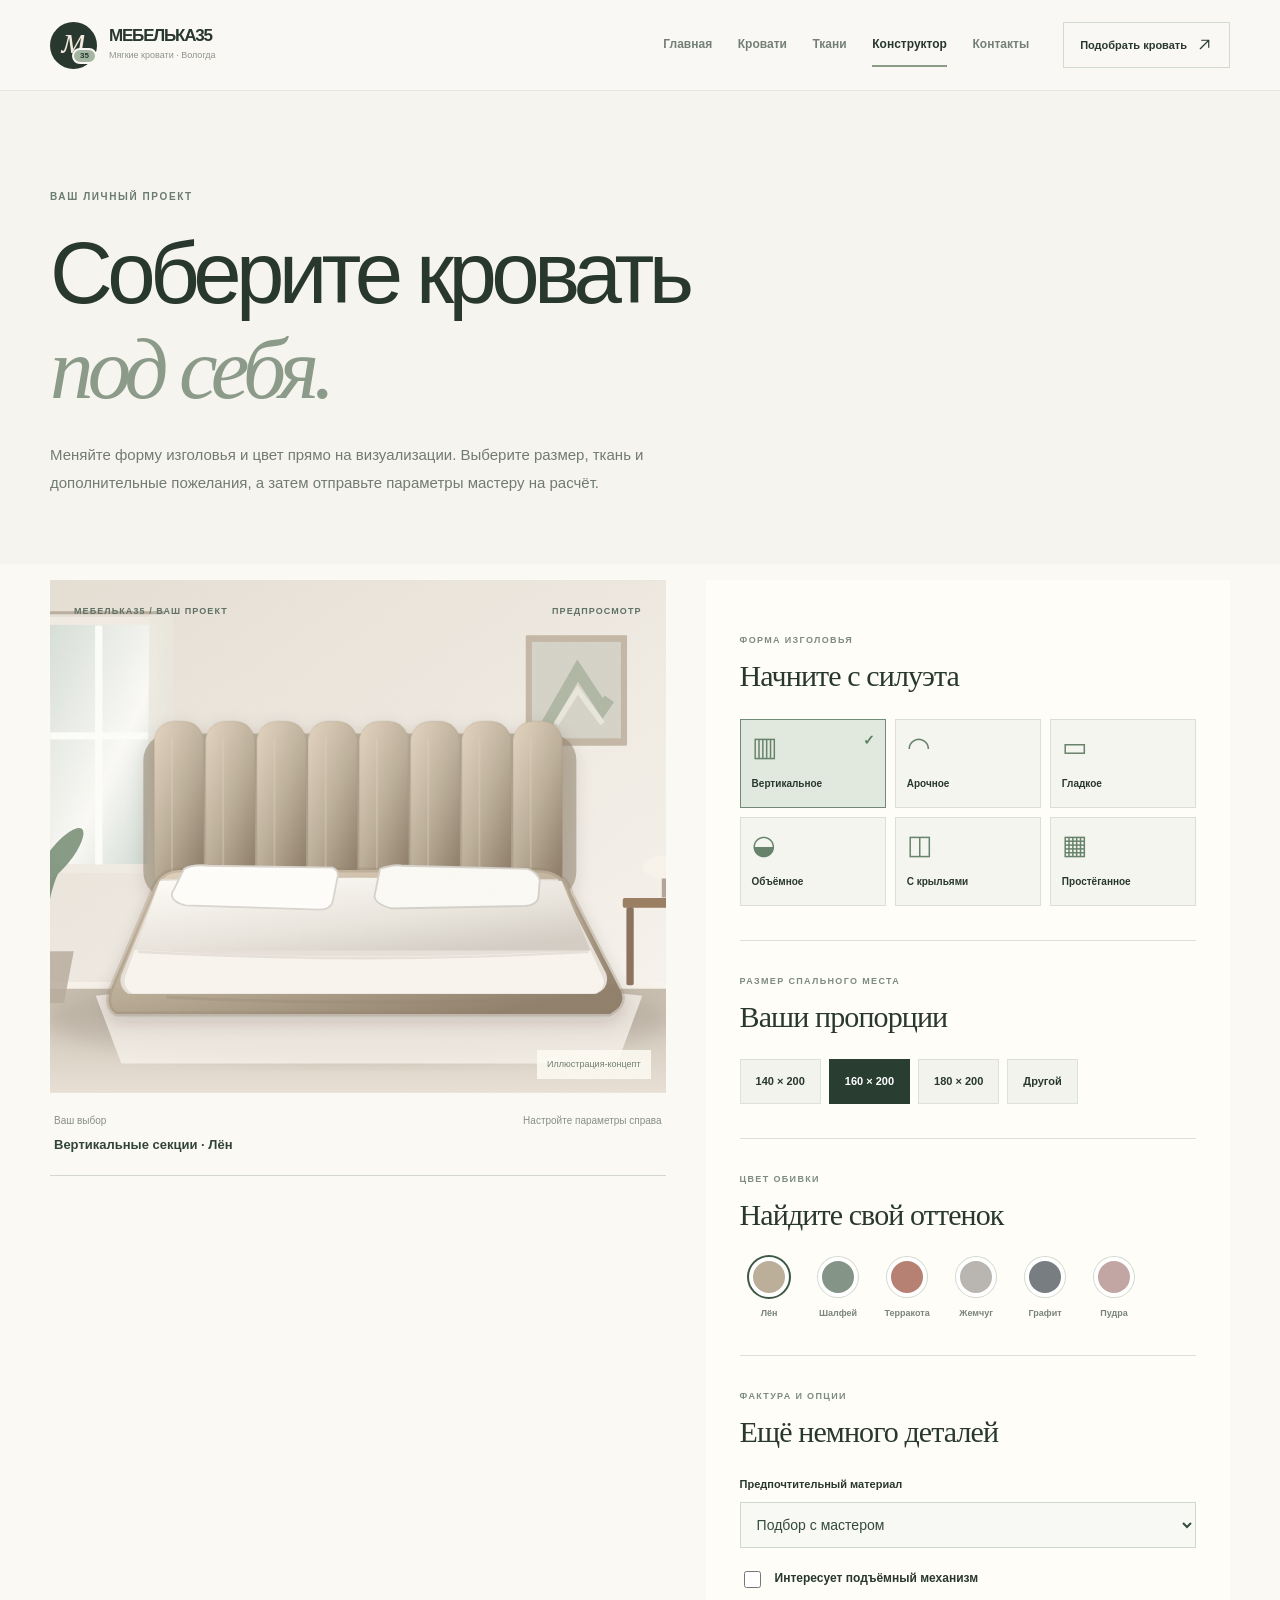
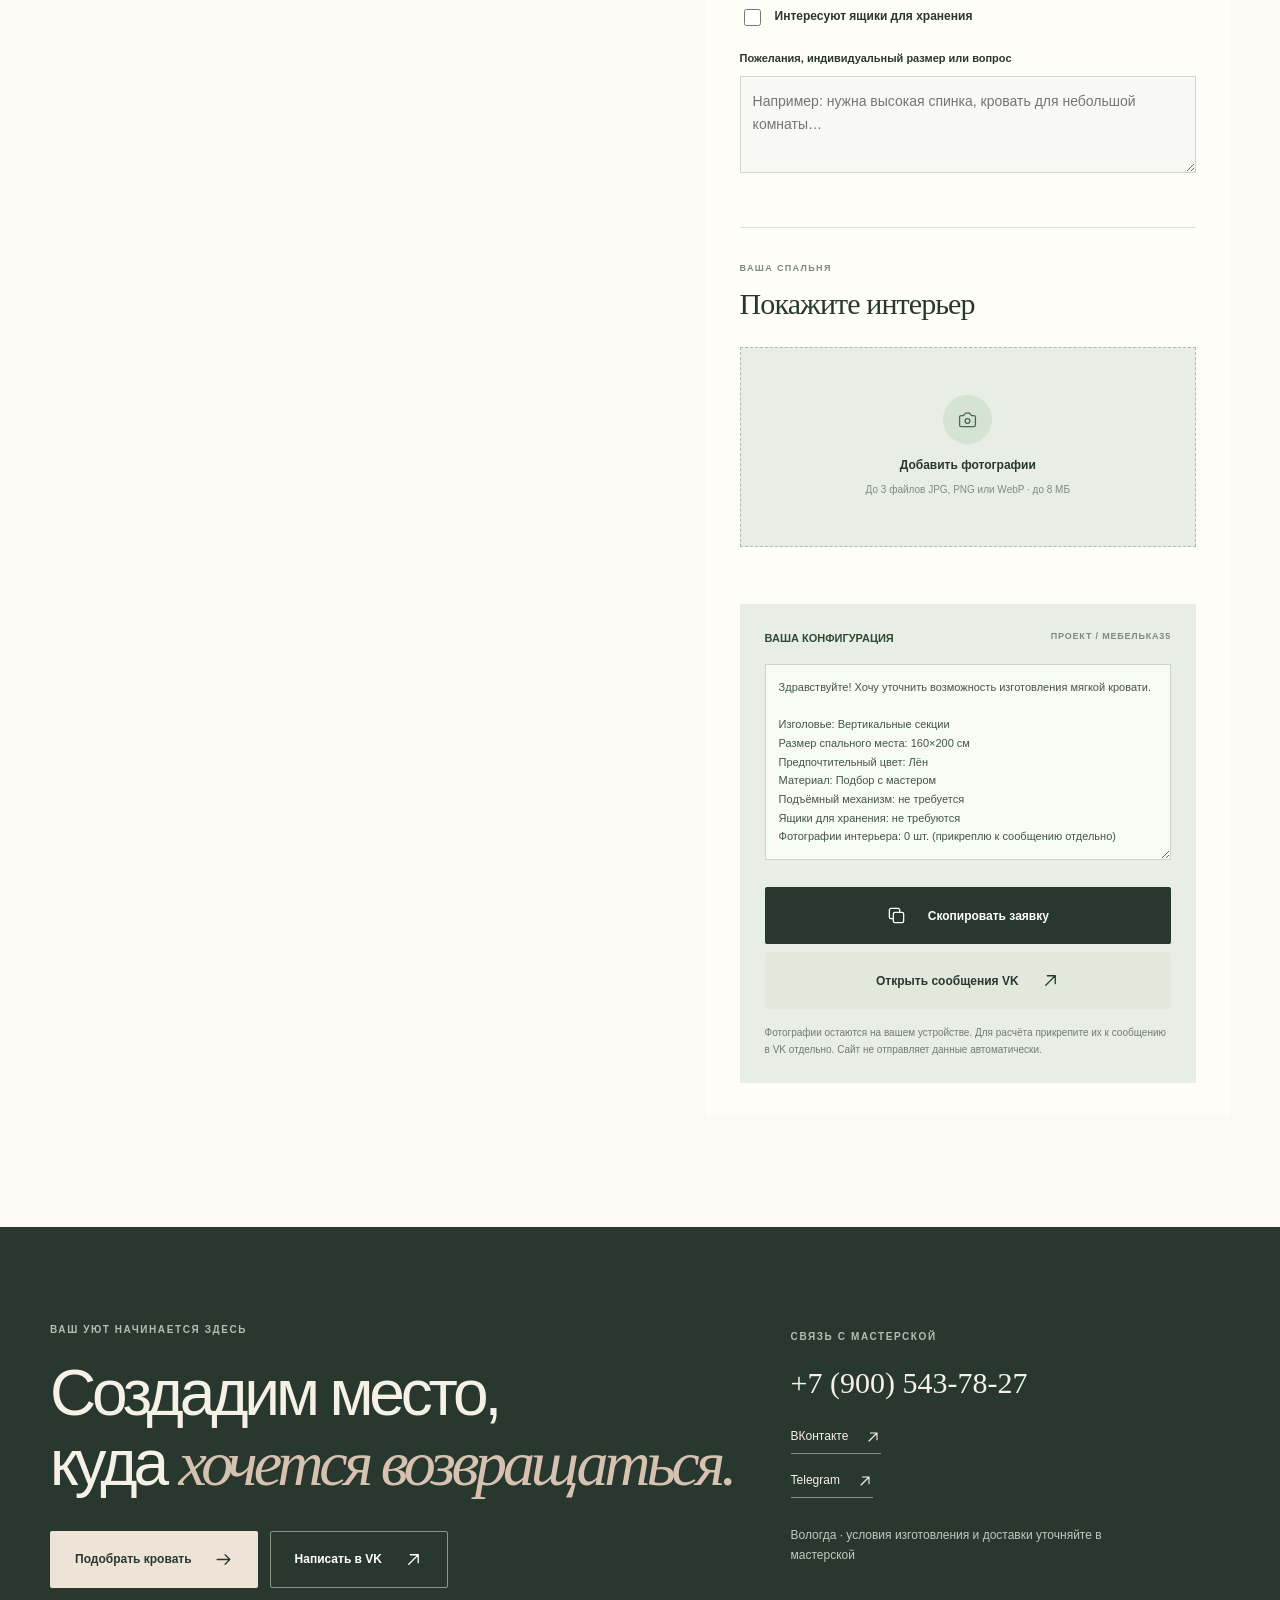
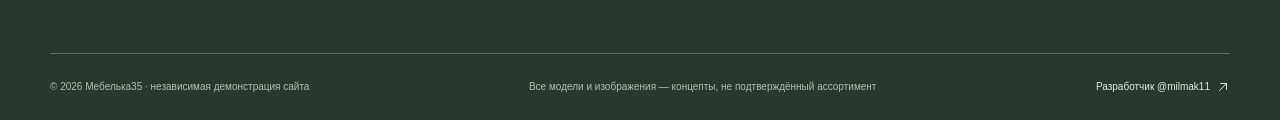
<file: preview-designer-offline.html>
<!DOCTYPE html><html lang="ru"><head><meta charset="UTF-8"><meta name="viewport" content="width=device-width, initial-scale=1"><meta name="theme-color" content="#28382f"><meta name="robots" content="noindex,nofollow"><meta name="description" content="Концепт сайта Мебелька35: мягкие кровати, подбор формы, ткани, размера и запрос на изготовление в Вологде."><title>Конструктор мягкой кровати — Мебелька35</title><link rel="icon" type="image/svg+xml" href="[data-uri]"><style>
:root{--paper:#f6f4ef;--white:#fffcf7;--ink:#29382e;--leaf:#657b66;--deep:#28382f;--sand:#dbd2c4;--muted:#717b70;--line:#dedfd8;--body:Manrope,'Segoe UI',Arial,sans-serif;--display:Georgia,'Times New Roman',serif;--ease:cubic-bezier(.22,1,.36,1)}
*{box-sizing:border-box}html{scroll-behavior:smooth}body{margin:0;overflow-x:hidden;color:var(--ink);background:var(--paper);font:14px/1.65 var(--body);-webkit-font-smoothing:antialiased}img{display:block;width:100%;height:auto}button,input,select,textarea{font:inherit}button{cursor:pointer}a{color:inherit;text-decoration:none}h1,h2,h3,p{margin:0}h1,h2{font-weight:500;letter-spacing:-.065em;line-height:1.09}h3{font-weight:650;letter-spacing:-.03em;line-height:1.24}p{color:var(--muted)}em{font-family:var(--display);font-style:italic;font-weight:400}::selection{background:#c3d2bf;color:#26362d}:focus-visible{outline:3px solid #c48e73;outline-offset:3px}svg.icon{display:inline-block;width:19px;height:19px;flex-shrink:0}.shell{width:min(1410px,calc(100% - 100px));margin-inline:auto}.section{padding:110px 0}.eyebrow{display:flex;align-items:center;gap:12px;font-size:10px;text-transform:uppercase;letter-spacing:.16em;color:#6a7b6f;font-weight:850;line-height:1.5}.eyebrow.light{color:#afc0b0}.eyebrow-dash{width:25px;height:1px;background:#9b886b}h1{font-size:clamp(60px,6.8vw,109px)}h2{font-size:clamp(46px,4.6vw,74px)}.btn{display:inline-flex;align-items:center;justify-content:center;gap:22px;padding:18px 24px;border:1px solid transparent;border-radius:2px;white-space:nowrap;font-size:12px;font-weight:800;line-height:1.35;transition:background .3s,transform .3s var(--ease),color .3s}.btn:hover{transform:translateY(-3px)}.btn-primary{background:var(--deep);color:#fff}.btn-primary:hover{background:#47624e}.btn-soft{background:#e3e8dd;color:var(--deep)}.btn-soft:hover{background:#cedccf}.btn-light,.btn-sand{background:#ede4d7;color:var(--deep)}.btn-light:hover,.btn-sand:hover{background:white}.btn-outlined{border-color:#c4ccc1;color:var(--ink)}.btn-outlined:hover{background:var(--deep);color:#fff}.btn-outline-light{border-color:#86998a;color:white}.btn-outline-light:hover{background:#fff;color:var(--deep)}.underlink{display:inline-flex;gap:12px;align-items:center;width:max-content;padding-bottom:7px;border-bottom:1px solid #8a9d8c;font-size:12px;font-weight:800;transition:gap .25s}.underlink:hover{gap:21px}.underlink svg{width:17px;height:17px}.full{width:100%}
.site-header{height:91px;background:#faf8f4;position:relative;z-index:100;border-bottom:1px solid #ebe7df}.nav-shell{display:flex;height:100%;align-items:center;gap:34px}.brand{display:flex;align-items:center;gap:12px;flex-shrink:0}.brand-monogram{position:relative;display:grid;place-items:center;width:47px;height:47px;background:var(--deep);color:#f3eade;border-radius:50%;font:italic 37px/1 var(--display);padding-bottom:9px}.brand-monogram span{position:absolute;right:0;bottom:5px;background:#a4b6a2;color:var(--deep);border:2px solid #faf8f4;border-radius:18px;min-width:25px;text-align:center;height:16px;font:900 8px/12px var(--body)}.brand-caption{display:flex;flex-direction:column;gap:3px}.brand-caption b{font-size:17px;font-weight:900;letter-spacing:-.07em;line-height:1.1}.brand-caption small{font-size:9px;color:#8d958a}.primary-nav{margin-left:auto;display:flex;align-items:center;gap:clamp(12px,2vw,31px)}.navlink{font-size:12px;font-weight:720;color:#738077;white-space:nowrap;transition:color .2s}.navlink:hover,.navlink.current{color:var(--deep)}.navlink.current{position:relative}.navlink.current:after{position:absolute;bottom:-12px;left:0;right:0;height:2px;background:#8a9c86;content:''}.nav-cta{display:flex;gap:9px;align-items:center;padding:13px 16px;border:1px solid #d3dacf;font-size:11px;font-weight:850;white-space:nowrap;transition:background .25s}.nav-cta:hover{background:#e4e9e0}.nav-cta svg{width:17px;height:17px}.menu-toggle{display:none;border:0;padding:7px;background:transparent;color:var(--deep)}.mobile-nav{display:none}
.hero{background:#f7f4ee;padding:65px 0 0}.hero-grid{display:grid;grid-template-columns:.98fr 1.02fr;gap:52px;align-items:center}.hero-copy{padding:35px 0 38px}.hero-copy .eyebrow{margin-bottom:31px}.hero-copy h1{max-width:680px}.hero-copy h1 em{color:#849584}.hero-copy>p{margin-top:30px;font-size:16px;line-height:1.83;max-width:455px}.hero-actions{display:flex;align-items:center;flex-wrap:wrap;gap:27px;margin-top:34px}.hero-underline{display:grid;grid-template-columns:repeat(3,1fr);gap:9px;margin-top:85px;padding-top:24px;border-top:1px solid #d9ddd4}.hero-underline span{display:flex;flex-direction:column;gap:2px}.hero-underline b{font-size:11px;font-weight:820}.hero-underline small{font-size:10px;color:#889385}.hero-media{position:relative;min-height:604px;isolation:isolate;overflow:hidden;background:#deded4}.hero-media>img{position:absolute;inset:0;width:100%;height:100%;object-fit:cover;object-position:center;transition:transform 1.1s var(--ease)}.hero-media:hover>img{transform:scale(1.045)}.hero-vertical{position:absolute;right:20px;top:28px;writing-mode:vertical-rl;font-size:10px;letter-spacing:.18em;font-weight:900;color:#6c796e}.hero-stamp{position:absolute;bottom:60px;left:25px;background:#f6f1e6;transform:rotate(-8deg);padding:22px 26px 16px;box-shadow:0 15px 34px #554c3d33}.hero-stamp>span{display:block;font:30px/1.04 var(--display);color:#596a58;letter-spacing:-.04em}.hero-stamp em{color:#a27f6e}.hero-stamp small{display:block;font-size:8px;margin-top:15px;letter-spacing:.17em;font-weight:900;color:#a79d8e}.hero-media-caption{position:absolute;right:17px;bottom:15px;background:#f9f8f0dd;padding:7px 10px;color:#57685c;font-size:9px}.hero-bottom{display:flex;align-items:center;justify-content:space-between;gap:30px;padding-top:31px;padding-bottom:31px;font-size:9px;color:#8c9b8b;font-weight:900;letter-spacing:.15em}.intro-section{background:#fffcf7}.intro-grid{display:grid;grid-template-columns:1fr .76fr;gap:120px;align-items:center}.intro-grid h2{margin-top:22px}.intro-grid h2 em{color:#8c9b86}.intro-text p{font-size:16px;line-height:1.9;max-width:500px;margin-bottom:30px}.heading-row{display:flex;justify-content:space-between;align-items:end;gap:30px;margin-bottom:43px}.heading-row .eyebrow{margin-bottom:20px}.heading-row h2 em{color:#8c9b86}.heading-row .btn{margin-bottom:5px}.heading-row .header-description{max-width:380px;font-size:14px;line-height:1.8}.bestseller-section{background:#f4f1ea}.featured-cards{display:grid;grid-template-columns:repeat(3,minmax(0,1fr));gap:20px}.bed-card{display:block;cursor:pointer;min-width:0;text-align:left;background:transparent;border:0;padding:0;color:var(--ink)}.bed-card-img{position:relative;overflow:hidden;aspect-ratio:1.14;background:#d5d8cf}.bed-card-img img{width:100%;height:100%;object-fit:cover;transition:transform .7s var(--ease)}.bed-card:hover img{transform:scale(1.05)}.card-chip{position:absolute;left:17px;top:17px;background:#f5f4eddf;padding:7px 11px;font-size:9px;letter-spacing:.09em;font-weight:850}.bed-card-body{padding:20px 2px 11px}.bed-card-head{display:flex;align-items:center;justify-content:space-between;gap:15px}.bed-card h3{font:31px/1.2 var(--display)}.bed-card p{font-size:12px;margin:9px 0 14px;line-height:1.55}.bed-card-footer{display:flex;align-items:center;justify-content:space-between;border-top:1px solid #d8ddd5;padding-top:12px;color:#697a6e;font-size:10px;font-weight:800}.bed-card-footer svg{width:19px;height:19px}.legal-mini{font-size:10px;color:#a2a99f;line-height:1.65;margin-top:25px}.atelier-section{background:#253a2d;color:#fff;padding:0}.atelier-grid{display:grid;grid-template-columns:1.04fr .96fr;align-items:stretch}.atelier-media{min-height:630px;position:relative;overflow:hidden;background:#cbd1c5}.atelier-media img{position:absolute;inset:0;width:100%;height:100%;object-fit:cover}.atelier-caption{position:absolute;left:30px;bottom:25px;background:#f2eee3db;color:#385042;padding:10px 14px;font-size:10px;font-weight:850;letter-spacing:.12em}.atelier-copy{padding:95px 8% 85px 11%;display:flex;flex-direction:column;justify-content:center}.atelier-copy h2{margin:23px 0 28px;font-size:clamp(48px,4.5vw,75px)}.atelier-copy em{color:#cabca8}.atelier-copy p{color:#c6d0c4;font-size:15px;line-height:1.9;max-width:460px}.benefit-points{display:flex;flex-direction:column;gap:14px;margin:30px 0 37px;font-size:12px}.benefit-points span{display:flex;gap:13px;align-items:center}.benefit-points svg{color:#c1d4b8;width:17px}.atelier-copy .btn{align-self:flex-start}
.textures-section{background:#fcfaf5}.swatch-display{display:grid;grid-template-columns:repeat(3,1fr);gap:17px}.large-swatch{display:flex;flex-direction:column;justify-content:space-between;min-height:315px;padding:25px;color:#fff;overflow:hidden;position:relative;transition:transform .3s var(--ease)}.large-swatch:hover{transform:translateY(-5px)}.large-swatch>span{font-size:10px;letter-spacing:.15em;font-weight:900}.large-swatch>strong{font:36px/1.08 var(--display);margin-top:auto;margin-bottom:14px;letter-spacing:-.03em}.large-swatch svg{align-self:flex-end}.fabric-oat{background:repeating-linear-gradient(90deg,#fff1 0 2px,transparent 2px 9px),repeating-linear-gradient(0deg,#29211a15 0 1px,transparent 1px 7px),linear-gradient(140deg,#d4c5b0,#917e69)}.fabric-olive{background:repeating-linear-gradient(40deg,#fff1 0 2px,transparent 2px 8px),repeating-linear-gradient(140deg,#15251812 0 3px,transparent 3px 14px),linear-gradient(130deg,#afbfaf,#657c6b)}.fabric-clay{background:repeating-linear-gradient(80deg,#311b1b18 0 2px,transparent 2px 12px),linear-gradient(140deg,#d7a395,#996354)}.fabric-pearl{background:repeating-linear-gradient(60deg,#fff3 0 3px,transparent 3px 12px),linear-gradient(140deg,#e3dcd5,#a7a39d)}.fabric-graphite{background:repeating-linear-gradient(135deg,#fff1 0 2px,transparent 2px 7px),linear-gradient(130deg,#afb2b3,#545c5f)}.fabric-rose{background:repeating-linear-gradient(75deg,#fff1 0 2px,transparent 2px 10px),linear-gradient(130deg,#e4c4c4,#a7898c)}.swatch-more{margin-top:27px}.process-section{background:#eaece5}.process-grid{display:grid;grid-template-columns:repeat(3,1fr);gap:38px}.process-item{border-top:1px solid #bfcabf;padding-top:32px}.process-symbol{display:block;color:#79917d;font:54px/1 var(--display);margin-bottom:28px}.process-item h3{font:28px/1.2 var(--display);margin-bottom:14px}.process-item p{font-size:13px;line-height:1.8;max-width:325px}.faq-section{background:#f6f3ed}.faq-grid{display:grid;grid-template-columns:.84fr 1.16fr;gap:105px}.faq-grid h2{margin-top:20px}.faq-grid h2 em{color:#849984}.faq-grid>div:first-child>p{max-width:365px;font-size:13px;line-height:1.8;margin-top:23px}.faq-list{border-top:1px solid #d0d8ce}.faq-list details{border-bottom:1px solid #d0d8ce}.faq-list summary{cursor:pointer;list-style:none;display:flex;justify-content:space-between;align-items:center;gap:16px;padding:24px 0;font-size:14px;font-weight:780}.faq-list summary::-webkit-details-marker{display:none}.faq-list summary svg{width:19px;transition:transform .3s}.faq-list details[open] summary svg{transform:rotate(45deg)}.faq-list details p{padding:0 28px 22px 0;font-size:13px;line-height:1.85}.site-footer{background:#28382f;color:#f6f1e6;padding-top:95px}.footer-top{display:grid;grid-template-columns:1.1fr .7fr;justify-content:space-between;gap:50px;padding-bottom:65px}.footer-top h2{margin:22px 0 32px;font-size:clamp(47px,5vw,78px)}.footer-top h2 em{color:#d7c2b1}.footer-buttons{display:flex;gap:12px;flex-wrap:wrap}.footer-side{display:flex;flex-direction:column;align-items:flex-start;gap:17px;padding-top:7px}.footer-tel{font:30px/1.2 var(--display);margin:4px 0 9px;white-space:nowrap}.footer-side>a:not(.footer-tel){display:flex;align-items:center;gap:17px;border-bottom:1px solid #819486;padding-bottom:6px;font-size:12px}.footer-side a svg{width:16px;height:16px}.footer-small{margin-top:11px;color:#bdc9bc;font-size:12px;max-width:350px}.footer-bottom{border-top:1px solid #5a6d5e;display:flex;justify-content:space-between;gap:12px;flex-wrap:wrap;padding:25px 0;font-size:10px;color:#b2c0b0}.footer-bottom a{display:flex;gap:6px;align-items:center;color:#e4eadf}.footer-bottom svg{width:14px;height:14px}.mobile-dock{display:none}.toast{position:fixed;z-index:1000;right:20px;bottom:22px;max-width:calc(100% - 40px);background:#28382f;color:#fff;box-shadow:0 18px 38px #2229;padding:15px 20px;font-size:12px;font-weight:800;opacity:0;transform:translateY(14px);pointer-events:none;transition:transform .25s,opacity .25s}.toast.show{opacity:1;transform:translateY(0)}
.page-hero{padding-top:98px;padding-bottom:68px}.page-hero .eyebrow{margin-bottom:22px}.page-hero h1{max-width:1160px}.page-hero h1 em{color:#8b9a89}.page-hero>p{font-size:15px;max-width:650px;line-height:1.85;margin-top:24px}.catalog-section{padding-top:15px;background:#f6f4ef}.catalog-tools{display:flex;justify-content:space-between;align-items:end;gap:25px;margin-bottom:29px}.catalog-tabs{display:flex;flex-wrap:wrap;gap:8px}.tab{border:1px solid #d9dfd5;background:#ebece6;padding:12px 17px;color:#5c6e62;font-size:11px;font-weight:800;transition:background .22s,color .22s}.tab:hover,.tab.active{background:#293e31;color:#fff;border-color:#293e31}.catalog-side{display:flex;align-items:center;gap:12px}.small-input-label{font-size:11px;color:#748174;font-weight:750}.catalog-side select{padding:11px 12px;border:1px solid #cdd5cc;background:#fdfbf7;min-width:148px;color:#344a3b;outline:none}.catalog-bar{display:flex;align-items:center;justify-content:space-between;gap:20px;border-top:1px solid #d7dfd5;padding:21px 0;font-size:11px;color:#78877b;font-weight:740}.catalog-colors{display:flex;align-items:center;gap:13px}.catalog-colors>span{margin-right:3px}.mini-color{background:var(--sw);width:21px;height:21px;border:2px solid #fff;border-radius:50%;box-shadow:0 0 0 1px #c2c9be;transition:box-shadow .2s}.mini-color.chosen{box-shadow:0 0 0 2px #3d634b}.catalog-grid{display:grid;grid-template-columns:repeat(3,1fr);gap:26px 18px}.catalog-grid .bed-card h3{font-size:29px}.catalog-grid .bed-card-img{aspect-ratio:1.12}.empty-state{display:none;padding:80px 0;text-align:center;color:#697d6d}.empty-state.show{display:block}.materials-page{padding-top:10px}.materials-intro{margin-bottom:33px}.materials-intro h2{font-size:clamp(39px,4vw,61px)}.materials-intro p{margin-top:8px}.materials-grid{display:grid;grid-template-columns:repeat(3,1fr);gap:40px 22px}.material-card{display:block;position:relative}.material-sample{height:286px;padding:20px;display:flex;align-items:flex-start;transition:filter .3s,transform .3s var(--ease)}.material-card:hover .material-sample{transform:translateY(-4px);filter:brightness(1.05)}.material-sample span{font-size:9px;letter-spacing:.14em;color:#fff;font-weight:900}.material-card h3{font:32px/1.15 var(--display);margin-top:19px}.material-card p{margin-top:7px;font-size:12px;max-width:350px}.material-card>.icon{position:absolute;right:3px;bottom:20px}.material-tip{background:#273b2f;color:#fff}.material-tip-grid{display:grid;grid-template-columns:1fr 1fr;gap:65px;align-items:center}.material-tip h2{margin-top:20px}.material-tip em{color:#d2c1ad}.material-tip p{color:#ced7cc;font-size:15px;line-height:1.9;max-width:480px;margin-bottom:25px}
.designer-section{padding-top:16px;background:#fbf9f4}.designer-layout{display:grid;grid-template-columns:1.08fr .92fr;gap:40px;align-items:start}.builder-sticky{position:sticky;top:22px}.builder-image{aspect-ratio:1.2;position:relative;background:#e2e3db;overflow:hidden}.builder-image>img{width:100%;height:100%;object-fit:cover;transition:opacity .2s}.builder-topline{position:absolute;top:24px;left:24px;right:24px;z-index:1;display:flex;justify-content:space-between;gap:10px;font-size:9px;font-weight:850;letter-spacing:.12em;color:#607166}.builder-corner{position:absolute;right:15px;bottom:14px;background:#fdfbf3d9;color:#718171;padding:7px 10px;font-size:9px}.builder-caption{padding:20px 4px;display:flex;justify-content:space-between;gap:20px;border-bottom:1px solid #d4d9cf;font-size:10px;color:#859084}.builder-caption>span:first-child{display:flex;flex-direction:column;gap:4px}.builder-caption strong{font-size:13px;color:#324437}.builder-controls{background:#fffdf8;padding:20px 34px 34px}.form-group{padding:27px 0 34px;border-bottom:1px solid #dce2d7}.form-group:last-of-type{border:0}.form-eyebrow{font-size:9px;letter-spacing:.15em;color:#7c8c7d;font-weight:850}.form-group h3{font:30px/1.15 var(--display);margin:9px 0 25px}.form-tiles{display:grid;grid-template-columns:repeat(3,1fr);gap:9px}.form-tiles label{cursor:pointer;position:relative;min-width:0}.form-tiles input{position:absolute;width:1px;height:1px;opacity:0}.form-tiles label>span:not(.tile-glyph){display:block;font-size:10px;font-weight:750;margin-top:10px}.form-tiles label{border:1px solid #dae0d4;background:#f4f5ef;padding:14px 11px;min-height:89px;display:flex;flex-direction:column;justify-content:space-between;transition:background .25s,border-color .25s}.form-tiles label:has(input:checked){background:#e1e9df;border-color:#718b77}.form-tiles label:has(input:checked):after{content:'✓';position:absolute;right:10px;top:9px;color:#5c8164;font-weight:900}.tile-glyph{font:27px/1 var(--display);color:#68836b}.pill-choices{display:flex;flex-wrap:wrap;gap:8px}.pill-choices label{cursor:pointer}.pill-choices input{opacity:0;width:1px;height:1px;position:absolute}.pill-choices label>span{display:block;padding:12px 15px;background:#f2f3ed;border:1px solid #dce2d8;font-size:11px;font-weight:750}.pill-choices label:has(input:checked)>span{background:#293d31;color:white;border-color:#293d31}.builder-colors{display:flex;flex-wrap:wrap;gap:16px 10px}.builder-colors label{position:relative;cursor:pointer;display:flex;flex-direction:column;align-items:center;gap:9px;min-width:59px}.builder-colors input{position:absolute;opacity:0;width:1px;height:1px}.builder-colors label>span{width:40px;height:40px;background:var(--sw);border-radius:50%;border:4px solid #fff;box-shadow:0 0 0 1px #d2dacf}.builder-colors label:has(input:checked)>span{box-shadow:0 0 0 2px #3a5842}.builder-colors small{font-size:9px;font-weight:760;color:#798579}.form-select-row{margin:20px 0;display:flex;flex-direction:column;gap:9px}.form-select-row>label{font-size:11px;font-weight:760}.form-select-row select,.form-select-row textarea{width:100%;color:#344b3b;border:1px solid #cfd8cd;background:#f8f9f4;padding:13px 12px;border-radius:0;outline:none;min-width:0}.form-select-row textarea{resize:vertical}.form-select-row select:focus,.form-select-row textarea:focus{border-color:#698d73}.checkrow{display:flex;align-items:center;gap:11px;cursor:pointer;font-size:12px;font-weight:650;margin:15px 0}.checkrow input{accent-color:#405f45;width:17px;height:17px}.upload-box{cursor:pointer;background:#e8eee5;border:1.5px dashed #acbdad;min-height:200px;padding:20px;display:flex;flex-direction:column;align-items:center;justify-content:center;gap:7px;text-align:center;transition:background .25s}.upload-box:hover,.upload-box.dragover{background:#dae8d9}.upload-mark{width:49px;height:49px;border-radius:50%;display:grid;place-items:center;background:#d4e3d4;color:#496851;margin-bottom:5px}.upload-box strong{font-size:12px}.upload-box small{font-size:10px;color:#7c8c7d}.file-previews{display:flex;gap:13px;flex-wrap:wrap;margin-top:13px}.file-entry{position:relative;width:100px}.file-entry img{width:100px;height:80px;object-fit:cover}.file-entry button{position:absolute;right:-7px;top:-7px;width:25px;height:25px;display:grid;place-items:center;border:0;background:var(--deep);color:white;border-radius:50%;padding:3px}.file-entry button svg{width:14px;height:14px}.file-entry small{font-size:9px;display:block;max-width:100%;overflow:hidden;text-overflow:ellipsis;white-space:nowrap;margin-top:5px}.summary-panel{background:#e8eee6;padding:25px;margin-top:10px}.summary-head{display:flex;justify-content:space-between;gap:15px;font-size:11px;font-weight:850;color:#314a35;margin-bottom:17px}.summary-head span{font-size:9px;color:#7c8c7e;letter-spacing:.09em}.summary-panel textarea{background:#f8faf4;border:1px solid #c9d7c9;width:100%;padding:13px;resize:vertical;line-height:1.7;font-size:11px;color:#425746;margin-bottom:12px}.summary-panel .btn{margin-top:8px}.summary-panel p{font-size:10px;margin-top:15px;line-height:1.7}.contact-section{padding-top:12px}.contact-grid{display:grid;grid-template-columns:1.12fr .88fr;gap:18px}.contact-card{padding:60px 55px;min-height:475px}.contact-card.dark{background:#293c31;color:white}.contact-card.neutral{background:#e5eae1}.contact-card h2{font-size:clamp(43px,4.5vw,71px);margin:20px 0 25px}.contact-card h2 em{color:#d9c0b0}.contact-phone{font:clamp(27px,3vw,43px)/1.3 var(--display)}.contact-links{display:flex;flex-direction:column;align-items:flex-start;gap:18px;margin-top:40px}.contact-links>a{display:flex;align-items:center;gap:12px;border-bottom:1px solid #81998a;padding-bottom:7px;font-size:12px}.contact-card.neutral h3{font:54px/1.2 var(--display);margin:24px 0}.contact-card.neutral p{max-width:370px;line-height:1.85;font-size:14px}.contact-disclaimer{margin-top:18px;color:#8b9b8a;font-size:11px!important}.contact-info-icons{display:flex;flex-direction:column;gap:13px;margin-top:30px;font-size:12px;font-weight:700}.contact-info-icons span{display:flex;align-items:center;gap:12px}.contact-info-icons svg{width:18px}.contact-step-section{background:#e9eee6}.contact-step{display:grid;grid-template-columns:1fr .8fr;gap:100px;align-items:center}.contact-step h2{margin-top:23px}.contact-step h2 em{color:#829884}.contact-step>div:last-child p{font-size:15px;line-height:1.9;margin-bottom:25px}.bed-dialog{border:0;padding:0;width:min(900px,calc(100vw - 32px));max-height:90vh;box-shadow:0 30px 95px #151f1999;background:#fefcf7;color:var(--ink);overflow:auto}.bed-dialog::backdrop{background:#111d14a9;backdrop-filter:blur(5px)}.dialog-x{position:sticky;z-index:20;top:12px;left:calc(100% - 60px);display:grid;place-items:center;margin:12px 12px -54px auto;background:var(--deep);color:#fff;border:0;border-radius:50%;width:42px;height:42px}.dialog-img{aspect-ratio:1.55;object-fit:cover}.dialog-body{padding:29px 40px 40px}.dialog-body h2{font-size:53px;margin:10px 0}.dialog-body p{font-size:14px;line-height:1.8;max-width:650px;margin-bottom:23px}.dialog-tags{display:flex;flex-wrap:wrap;gap:8px;margin-bottom:24px}.dialog-tags span{padding:9px 12px;background:#e9ebe5;font-size:11px;font-weight:740}.dialog-note{font-size:11px!important;margin-top:20px;color:#8c978b}
@media(max-width:1200px){.shell{width:calc(100% - 70px)}.nav-shell{gap:18px}.primary-nav{gap:15px}.hero-grid{gap:28px}.hero-media{min-height:560px}.hero-underline{margin-top:58px}.footer-top{gap:25px}.designer-layout{gap:22px}.builder-controls{padding:20px 24px 28px}}
@media(max-width:1020px){.site-header{height:78px}.primary-nav{display:none}.nav-cta{margin-left:auto}.menu-toggle{display:grid;place-items:center}.mobile-nav{position:absolute;left:0;right:0;top:78px;background:#faf8f4;box-shadow:0 19px 35px #263a2720;padding:16px 35px 28px;flex-direction:column}.mobile-nav.open{display:flex}.mobile-nav .navlink{display:block;font-size:16px;padding:13px 0;border-bottom:1px solid #e0e4dc}.mobile-nav .navlink.current:after{display:none}.mobile-call{padding:18px 0 0;font-weight:800}.hero-copy h1{font-size:clamp(54px,6.8vw,84px)}.hero-media{min-height:510px}.hero-copy>p{font-size:14px}.intro-grid{gap:45px}.atelier-media{min-height:550px}.atelier-copy{padding:55px 25px}.atelier-copy h2{font-size:53px}.faq-grid{gap:45px}.catalog-tools{flex-direction:column;align-items:start}.designer-layout{grid-template-columns:1fr}.builder-sticky{position:static}.builder-image{aspect-ratio:1.65}.builder-controls{padding:22px 40px}.contact-card{padding:40px 30px}}
@media(max-width:760px){.shell{width:calc(100% - 40px)}.section{padding:73px 0}.site-header{height:72px}.nav-shell{height:72px}.brand-monogram{width:41px;height:41px;font-size:34px}.brand-caption b{font-size:15px}.brand-caption small{font-size:8px}.nav-cta{display:none}.menu-toggle{margin-left:auto}.mobile-nav{top:72px;padding:14px 20px 26px}.hero{padding-top:33px}.hero-grid{grid-template-columns:1fr;gap:21px}.hero-copy{padding:10px 0 14px}.hero-copy .eyebrow{margin-bottom:20px}.hero-copy h1{font-size:clamp(55px,10vw,79px)}.hero-copy>p{margin-top:19px;font-size:14px}.hero-actions{margin-top:27px}.hero-underline{display:none}.hero-media{min-height:455px}.hero-stamp{bottom:36px;transform:rotate(-8deg) scale(.85);transform-origin:bottom left}.hero-bottom{padding:19px 0;font-size:8px;gap:15px;overflow:hidden}.hero-bottom span{white-space:nowrap}.hero-bottom span:last-child{display:none}.intro-grid,.atelier-grid,.faq-grid,.footer-top,.contact-step{grid-template-columns:1fr;gap:28px}.intro-grid h2{margin-top:15px}.intro-text p{font-size:14px}.heading-row{align-items:start;flex-direction:column;gap:18px;margin-bottom:30px}.heading-row .eyebrow{margin-bottom:13px}.featured-cards,.catalog-grid,.materials-grid{grid-template-columns:1fr 1fr;gap:19px 13px}.featured-cards .bed-card:last-child{display:none}.bed-card h3{font-size:26px}.bed-card p{font-size:11px}.bed-card-img{aspect-ratio:1.08}.atelier-section{padding:0}.atelier-media{min-height:395px}.atelier-copy{padding:50px 22px 60px}.atelier-copy h2{font-size:clamp(44px,8vw,67px)}.atelier-copy p{font-size:14px}.swatch-display{gap:10px}.large-swatch{min-height:238px;padding:17px}.large-swatch>strong{font-size:25px}.large-swatch>span{font-size:8px}.large-swatch svg{width:17px}.process-grid{gap:20px}.process-item h3{font-size:23px}.process-item p{font-size:11px}.process-symbol{font-size:43px;margin-bottom:23px}.faq-grid h2{margin-top:15px}.site-footer{padding-top:62px}.footer-top{padding-bottom:40px}.footer-side{padding-top:9px}.footer-bottom{padding-bottom:80px;align-items:start;flex-direction:column}.mobile-dock{position:fixed;z-index:75;display:grid;grid-template-columns:1.2fr .8fr;gap:8px;left:0;right:0;bottom:0;padding:10px 12px calc(10px + env(safe-area-inset-bottom,0px));background:#faf9f4;box-shadow:0 -6px 22px #17221c24}.mobile-dock a{display:flex;align-items:center;justify-content:center;gap:9px;padding:13px 10px;background:var(--deep);color:#fff;font-size:11px;font-weight:800}.mobile-dock a:nth-child(2){background:#e5ebe2;color:var(--deep)}.mobile-dock svg{width:16px;height:16px}.toast{bottom:88px}.page-hero{padding:64px 0 38px}.page-hero h1{font-size:clamp(50px,9vw,75px)}.page-hero>p{font-size:13px;margin-top:19px}.catalog-section,.materials-page,.contact-section,.designer-section{padding-top:7px}.catalog-bar{flex-direction:column;align-items:start;gap:15px}.catalog-colors{align-items:center}.material-sample{height:210px}.material-card h3{font-size:28px}.material-tip-grid{grid-template-columns:1fr;gap:27px}.builder-image{aspect-ratio:1.3}.builder-controls{padding:13px 22px}.contact-grid{grid-template-columns:1fr;gap:13px}.contact-card{min-height:auto;padding:44px 31px}.contact-card h2{font-size:53px}.contact-step{gap:23px}}
@media(max-width:510px){.shell{width:calc(100% - 30px)}.hero-copy h1{font-size:clamp(48px,11vw,61px)}.hero-copy>p{font-size:13px}.hero-actions{flex-direction:column;align-items:stretch;gap:18px}.hero-actions .underlink{margin-left:2px}.hero-media{min-height:335px}.hero-media-caption{font-size:7px}.hero-stamp{bottom:28px;left:12px;transform:rotate(-8deg) scale(.72)}.hero-stamp>span{font-size:28px}.hero-bottom span:nth-child(2){display:none}h2{font-size:clamp(39px,8vw,49px)}.heading-row .btn{width:100%}.bed-card-body{padding:13px 0}.bed-card h3{font-size:23px}.bed-card p{font-size:10px;margin:7px 0 9px}.bed-card-footer{font-size:9px}.catalog-grid .bed-card h3{font-size:23px}.card-chip{left:8px;top:8px;padding:5px 6px;font-size:8px}.swatch-display{grid-template-columns:1fr 1fr}.large-swatch{min-height:225px}.large-swatch:nth-child(3){grid-column:span 2;min-height:205px}.large-swatch>strong{font-size:27px}.process-grid{grid-template-columns:1fr 1fr;gap:22px}.process-item:last-child{grid-column:span 2}.process-item h3{font-size:22px}.faq-list summary{font-size:12px;padding:21px 0}.footer-top h2{font-size:43px}.footer-tel{font-size:28px}.catalog-tools{gap:20px}.catalog-tabs{gap:6px}.tab{padding:9px 11px;font-size:10px}.catalog-colors>span{font-size:10px}.materials-grid{gap:24px 12px}.material-sample{height:158px;padding:13px}.material-sample span{font-size:7px}.material-card h3{font-size:24px;margin-top:12px}.material-card p{font-size:10px;max-width:90%}.material-card>.icon{width:15px;height:15px;bottom:8px}.builder-image{aspect-ratio:1.13}.builder-topline{top:13px;left:12px;right:12px;font-size:8px}.builder-caption>span:last-child{display:none}.builder-controls{padding:6px 13px}.form-group{padding:25px 0 28px}.form-group h3{font-size:27px;margin:6px 0 20px}.form-tiles{gap:6px}.form-tiles label{padding:11px 7px;min-height:82px}.form-tiles label>span:not(.tile-glyph){font-size:9px}.pill-choices{gap:7px}.pill-choices label>span{padding:11px 12px;font-size:10px}.builder-colors{gap:13px 5px}.builder-colors label{min-width:47px}.builder-colors label>span{width:35px;height:35px}.builder-colors small{font-size:8px}.summary-panel{padding:16px}.summary-head{font-size:10px}.summary-head span{font-size:8px}.dialog-body{padding:21px 19px 30px}.dialog-body h2{font-size:40px}.dialog-img{aspect-ratio:1.3}.contact-card{padding:35px 22px}.contact-card h2{font-size:46px}.contact-phone{font-size:26px}}
@media(max-width:350px){.brand-caption small{display:none}.hero-copy h1{font-size:47px}.hero-media{min-height:285px}.catalog-tabs .tab{padding:8px 9px}.catalog-grid{gap:14px 9px}.bed-card h3{font-size:22px}.material-sample{height:140px}.form-tiles label{min-height:81px}.form-tiles label>span:not(.tile-glyph){font-size:8px}.footer-buttons{flex-direction:column;align-items:stretch}}
@media(prefers-reduced-motion:reduce){*,*:before,*:after{scroll-behavior:auto!important;transition:none!important;animation:none!important}}
</style></head><body data-page="designer"><header class="site-header" id="top"><div class="shell nav-shell"><a class="brand" href="index.html" aria-label="Мебелька35 на главную"><span class="brand-monogram">м<span>35</span></span><span class="brand-caption"><b>МЕБЕЛЬКА35</b><small>Мягкие кровати · Вологда</small></span></a><nav class="primary-nav" aria-label="Основная навигация"><a class="navlink " href="index.html">Главная</a><a class="navlink " href="catalog.html">Кровати</a><a class="navlink " href="materials.html">Ткани</a><a class="navlink current" href="designer.html">Конструктор</a><a class="navlink " href="contacts.html">Контакты</a></nav><a class="nav-cta" href="designer.html">Подобрать кровать <svg class="icon" viewBox="0 0 24 24" fill="none" stroke="currentColor" stroke-width="1.65" stroke-linecap="round" stroke-linejoin="round" aria-hidden="true"><path d="M6 18 18 6M8 6h10v10"/></svg></a><button class="menu-toggle" aria-expanded="false" aria-controls="mobileNav" aria-label="Открыть меню"><svg class="icon" viewBox="0 0 24 24" fill="none" stroke="currentColor" stroke-width="1.65" stroke-linecap="round" stroke-linejoin="round" aria-hidden="true"><path d="M4 7h16M4 12h16M4 17h16"/></svg></button></div><nav class="mobile-nav" id="mobileNav" aria-label="Мобильная навигация"><a class="navlink " href="index.html">Главная</a><a class="navlink " href="catalog.html">Кровати</a><a class="navlink " href="materials.html">Ткани</a><a class="navlink current" href="designer.html">Конструктор</a><a class="navlink " href="contacts.html">Контакты</a><a href="tel:+79005437827" class="mobile-call">+7 (900) 543-78-27</a></nav></header><main><section class="page-hero shell"><div class="eyebrow">ВАШ ЛИЧНЫЙ ПРОЕКТ</div><h1>Соберите кровать<br><em>под себя.</em></h1><p>Меняйте форму изголовья и цвет прямо на визуализации. Выберите размер, ткань и дополнительные пожелания, а затем отправьте параметры мастеру на расчёт.</p></section><section class="section designer-section"><div class="shell designer-layout"><div class="builder-preview"><div class="builder-sticky"><div class="builder-image"><div class="builder-topline"><span>МЕБЕЛЬКА35 / ВАШ ПРОЕКТ</span><span>ПРЕДПРОСМОТР</span></div><img id="builderImage" src="[data-uri]" alt="Предпросмотр мягкой кровати с выбранной обивкой и изголовьем"><div class="builder-corner">Иллюстрация-концепт</div></div><div class="builder-caption"><span>Ваш выбор <strong id="builderLabel">Вертикальные секции · Лён</strong></span><span>Настройте параметры справа</span></div></div></div><div class="builder-controls"><form id="builderForm" novalidate><div class="form-group"><span class="form-eyebrow">ФОРМА ИЗГОЛОВЬЯ</span><h3>Начните с силуэта</h3><div class="form-tiles" role="radiogroup" aria-label="Форма изголовья"><label><input type="radio" name="head" value="vertical" checked><span class="tile-glyph">▥</span><span>Вертикальное</span></label><label><input type="radio" name="head" value="arched"><span class="tile-glyph">◠</span><span>Арочное</span></label><label><input type="radio" name="head" value="smooth"><span class="tile-glyph">▭</span><span>Гладкое</span></label><label><input type="radio" name="head" value="cloud"><span class="tile-glyph">◒</span><span>Объёмное</span></label><label><input type="radio" name="head" value="wing"><span class="tile-glyph">◫</span><span>С крыльями</span></label><label><input type="radio" name="head" value="square"><span class="tile-glyph">▦</span><span>Простёганное</span></label></div></div><div class="form-group"><span class="form-eyebrow">РАЗМЕР СПАЛЬНОГО МЕСТА</span><h3>Ваши пропорции</h3><div class="pill-choices"><label><input type="radio" name="size" value="140×200"><span>140 × 200</span></label><label><input type="radio" name="size" value="160×200" checked><span>160 × 200</span></label><label><input type="radio" name="size" value="180×200"><span>180 × 200</span></label><label><input type="radio" name="size" value="Другой размер"><span>Другой</span></label></div></div><div class="form-group"><span class="form-eyebrow">ЦВЕТ ОБИВКИ</span><h3>Найдите свой оттенок</h3><div class="builder-colors" role="radiogroup" aria-label="Оттенок обивки"><label style="--sw:#BCAF9A"><input type="radio" name="color" value="oat" checked><span aria-label="Лён"></span><small>Лён</small></label><label style="--sw:#849486"><input type="radio" name="color" value="olive"><span aria-label="Шалфей"></span><small>Шалфей</small></label><label style="--sw:#B68172"><input type="radio" name="color" value="clay"><span aria-label="Терракота"></span><small>Терракота</small></label><label style="--sw:#B9B5B0"><input type="radio" name="color" value="pearl"><span aria-label="Жемчуг"></span><small>Жемчуг</small></label><label style="--sw:#777D81"><input type="radio" name="color" value="graphite"><span aria-label="Графит"></span><small>Графит</small></label><label style="--sw:#C2A6A4"><input type="radio" name="color" value="rose"><span aria-label="Пудра"></span><small>Пудра</small></label></div></div><div class="form-group"><span class="form-eyebrow">ФАКТУРА И ОПЦИИ</span><h3>Ещё немного деталей</h3><div class="form-select-row"><label for="fabricType">Предпочтительный материал</label><select id="fabricType"><option value="Подбор с мастером">Подбор с мастером</option><option>Велюр</option><option>Рогожка</option><option>Микровельвет</option><option>Шенилл</option><option>Другая ткань</option></select></div><label class="checkrow"><input type="checkbox" id="liftOption"><span>Интересует подъёмный механизм</span></label><label class="checkrow"><input type="checkbox" id="drawersOption"><span>Интересуют ящики для хранения</span></label><div class="form-select-row"><label for="notes">Пожелания, индивидуальный размер или вопрос</label><textarea id="notes" rows="3" placeholder="Например: нужна высокая спинка, кровать для небольшой комнаты…"></textarea></div></div><div class="form-group upload-group"><span class="form-eyebrow">ВАША СПАЛЬНЯ</span><h3>Покажите интерьер</h3><label class="upload-box" id="uploadBox"><input type="file" id="uploadPhotos" hidden multiple accept="image/jpeg,image/png,image/webp"><span class="upload-mark"><svg class="icon" viewBox="0 0 24 24" fill="none" stroke="currentColor" stroke-width="1.65" stroke-linecap="round" stroke-linejoin="round" aria-hidden="true"><path d="M14.5 4H9.5L7 7H4a2 2 0 0 0-2 2v10a2 2 0 0 0 2 2h16a2 2 0 0 0 2-2V9a2 2 0 0 0-2-2h-3Z"/><circle cx="12" cy="14" r="3"/></svg></span><strong>Добавить фотографии</strong><small>До 3 файлов JPG, PNG или WebP · до 8 МБ</small></label><div class="file-previews" id="filePreviews"></div></div></form><div class="summary-panel"><div class="summary-head">ВАША КОНФИГУРАЦИЯ <span>ПРОЕКТ / МЕБЕЛЬКА35</span></div><textarea id="readyRequest" readonly rows="9" aria-label="Текст запроса для мастерской"></textarea><button class="btn btn-primary full" type="button" id="copyRequest"><svg class="icon" viewBox="0 0 24 24" fill="none" stroke="currentColor" stroke-width="1.65" stroke-linecap="round" stroke-linejoin="round" aria-hidden="true"><rect x="8" y="8" width="13" height="13" rx="2"/><path d="M16 8V5a2 2 0 0 0-2-2H5a2 2 0 0 0-2 2v9a2 2 0 0 0 2 2h3"/></svg> Скопировать заявку</button><a class="btn btn-soft full" id="sendVk" href="https://vk.me/mebelka35" target="_blank" rel="noopener noreferrer">Открыть сообщения VK <svg class="icon" viewBox="0 0 24 24" fill="none" stroke="currentColor" stroke-width="1.65" stroke-linecap="round" stroke-linejoin="round" aria-hidden="true"><path d="M6 18 18 6M8 6h10v10"/></svg></a><p>Фотографии остаются на вашем устройстве. Для расчёта прикрепите их к сообщению в VK отдельно. Сайт не отправляет данные автоматически.</p></div></div></div></section></main><footer class="site-footer"><div class="shell"><div class="footer-top"><div><span class="eyebrow light">Ваш уют начинается здесь</span><h2>Создадим место,<br>куда <em>хочется возвращаться.</em></h2><div class="footer-buttons"><a class="btn btn-light" href="designer.html">Подобрать кровать <svg class="icon" viewBox="0 0 24 24" fill="none" stroke="currentColor" stroke-width="1.65" stroke-linecap="round" stroke-linejoin="round" aria-hidden="true"><path d="M4 12h16m-6-6 6 6-6 6"/></svg></a><a class="btn btn-outline-light" href="https://vk.me/mebelka35" target="_blank" rel="noopener noreferrer">Написать в VK <svg class="icon" viewBox="0 0 24 24" fill="none" stroke="currentColor" stroke-width="1.65" stroke-linecap="round" stroke-linejoin="round" aria-hidden="true"><path d="M6 18 18 6M8 6h10v10"/></svg></a></div></div><div class="footer-side"><span class="eyebrow light">Связь с мастерской</span><a class="footer-tel" href="tel:+79005437827">+7 (900) 543-78-27</a><a href="https://vk.com/mebelka35" target="_blank" rel="noopener noreferrer">ВКонтакте <svg class="icon" viewBox="0 0 24 24" fill="none" stroke="currentColor" stroke-width="1.65" stroke-linecap="round" stroke-linejoin="round" aria-hidden="true"><path d="M6 18 18 6M8 6h10v10"/></svg></a><a href="https://t.me/+79005437827" target="_blank" rel="noopener noreferrer">Telegram <svg class="icon" viewBox="0 0 24 24" fill="none" stroke="currentColor" stroke-width="1.65" stroke-linecap="round" stroke-linejoin="round" aria-hidden="true"><path d="M6 18 18 6M8 6h10v10"/></svg></a><span class="footer-small">Вологда · условия изготовления и доставки уточняйте в мастерской</span></div></div><div class="footer-bottom"><span>© 2026 Мебелька35 · независимая демонстрация сайта</span><span>Все модели и изображения — концепты, не подтверждённый ассортимент</span><a href="https://t.me/milmak11" target="_blank" rel="noopener noreferrer">Разработчик @milmak11 <svg class="icon" viewBox="0 0 24 24" fill="none" stroke="currentColor" stroke-width="1.65" stroke-linecap="round" stroke-linejoin="round" aria-hidden="true"><path d="M6 18 18 6M8 6h10v10"/></svg></a></div></div></footer><div class="mobile-dock"><a href="designer.html"><svg class="icon" viewBox="0 0 24 24" fill="none" stroke="currentColor" stroke-width="1.65" stroke-linecap="round" stroke-linejoin="round" aria-hidden="true"><path d="M12 2l2.5 7.5L22 12l-7.5 2.5L12 22l-2.5-7.5L2 12l7.5-2.5Z"/></svg> Подобрать кровать</a><a href="https://vk.me/mebelka35" target="_blank" rel="noopener noreferrer"><svg class="icon" viewBox="0 0 24 24" fill="none" stroke="currentColor" stroke-width="1.65" stroke-linecap="round" stroke-linejoin="round" aria-hidden="true"><path d="M6 18 18 6M8 6h10v10"/></svg> Написать</a></div><div class="toast" id="toast" role="status" aria-live="polite"></div><dialog id="bedDialog" class="bed-dialog" aria-label="Подробнее о модели"><button type="button" class="dialog-x" aria-label="Закрыть" data-close-dialog><svg class="icon" viewBox="0 0 24 24" fill="none" stroke="currentColor" stroke-width="1.65" stroke-linecap="round" stroke-linejoin="round" aria-hidden="true"><path d="M6 6l12 12M18 6 6 18"/></svg></button><div id="dialogContent"></div></dialog><script>window.BED_MODELS=[{"id":"lina","title":"Лина","form":"vertical","subtitle":"Высокое изголовье с вертикальными секциями","category":"vertical","sizes":["140×200","160×200","180×200"]},{"id":"ameli","title":"Амели","form":"arched","subtitle":"Мягкая арка и спокойный силуэт","category":"rounded","sizes":["140×200","160×200","180×200"]},{"id":"nord","title":"Норд","form":"smooth","subtitle":"Минималистичная геометрия и чистые линии","category":"minimal","sizes":["140×200","160×200","180×200"]},{"id":"mira","title":"Мира","form":"cloud","subtitle":"Округлые мягкие объёмы","category":"rounded","sizes":["140×200","160×200","180×200"]},{"id":"vesta","title":"Веста","form":"wing","subtitle":"Объёмные боковые крылья изголовья","category":"classic","sizes":["160×200","180×200"]},{"id":"line","title":"Лайн","form":"square","subtitle":"Горизонтальная геометрическая простёжка","category":"minimal","sizes":["140×200","160×200","180×200"]},{"id":"alto","title":"Альто","form":"arched","subtitle":"Плавные линии и мягкий объем","category":"rounded","sizes":["160×200","180×200"]},{"id":"terra","title":"Терра","form":"vertical","subtitle":"Современное прочтение вертикальных панелей","category":"vertical","sizes":["140×200","160×200","180×200"]}];
window.BED_COLORS={"oat":"Лён","olive":"Шалфей","clay":"Терракота","pearl":"Жемчуг","graphite":"Графит","rose":"Пудра"};
</script><script>window.SCENE_DATA={"line-clay.svg":"[data-uri]","terra-rose.svg":"[data-uri]","vesta-clay.svg":"[data-uri]","nord-oat.svg":"[data-uri]","nord-graphite.svg":"[data-uri]","alto-rose.svg":"[data-uri]","vesta-rose.svg":"[data-uri]","line-rose.svg":"[data-uri]","lina-graphite.svg":"[data-uri]","vesta-olive.svg":"[data-uri]","vesta-graphite.svg":"[data-uri]","mira-pearl.svg":"[data-uri]","lina-rose.svg":"[data-uri]","terra-pearl.svg":"[data-uri]","hero.svg":"[data-uri]","mira-clay.svg":"[data-uri]","ameli-graphite.svg":"[data-uri]","nord-clay.svg":"[data-uri]","mira-rose.svg":"[data-uri]","lina-clay.svg":"[data-uri]","mira-olive.svg":"[data-uri]","alto-oat.svg":"[data-uri]","ameli-rose.svg":"[data-uri]","lina-olive.svg":"[data-uri]","nord-pearl.svg":"[data-uri]","ameli-pearl.svg":"[data-uri]","terra-graphite.svg":"[data-uri]","line-pearl.svg":"[data-uri]","ameli-clay.svg":"[data-uri]","terra-olive.svg":"[data-uri]","line-graphite.svg":"[data-uri]","ameli-oat.svg":"[data-uri]","terra-oat.svg":"[data-uri]","lina-oat.svg":"[data-uri]","alto-clay.svg":"[data-uri]","vesta-oat.svg":"[data-uri]","line-olive.svg":"[data-uri]","mira-oat.svg":"[data-uri]","mira-graphite.svg":"[data-uri]","alto-pearl.svg":"[data-uri]","nord-rose.svg":"[data-uri]","line-oat.svg":"[data-uri]","lina-pearl.svg":"[data-uri]","terra-clay.svg":"[data-uri]","ameli-olive.svg":"[data-uri]","alto-olive.svg":"[data-uri]","alto-graphite.svg":"[data-uri]","nord-olive.svg":"[data-uri]","vesta-pearl.svg":"[data-uri]"};
(()=>{'use strict';const $=(s,r=document)=>r.querySelector(s),$$=(s,r=document)=>[...r.querySelectorAll(s)],models=window.BED_MODELS||[],colors=window.BED_COLORS||{};const scene=(n)=>window.SCENE_DATA?.[n]||'assets/scenes/'+n;const esc=(s)=>String(s??'').replace(/[&<>"']/g,c=>({'&':'&amp;','<':'&lt;','>':'&gt;','"':'&quot;',"'":'&#39;'}[c]));const aIcon='<svg class="icon" viewBox="0 0 24 24" fill="none" stroke="currentColor" stroke-width="1.7" stroke-linecap="round" stroke-linejoin="round"><path d="M4 12h16m-6-6 6 6-6 6"/></svg>';const xIcon='<svg class="icon" viewBox="0 0 24 24" fill="none" stroke="currentColor" stroke-width="1.7" stroke-linecap="round"><path d="M6 6 18 18M18 6 6 18"/></svg>';
const nav=$('#mobileNav'),menu=$('.menu-toggle');menu?.addEventListener('click',()=>{const open=nav.classList.toggle('open');menu.setAttribute('aria-expanded',String(open));menu.setAttribute('aria-label',open?'Закрыть меню':'Открыть меню')});$$('.mobile-nav a').forEach(x=>x.addEventListener('click',()=>{nav?.classList.remove('open');menu?.setAttribute('aria-expanded','false')}));document.addEventListener('keydown',e=>{if(e.key==='Escape'){nav?.classList.remove('open');menu?.setAttribute('aria-expanded','false')}});let toastTimer;function toast(message){const t=$('#toast');if(!t)return;t.textContent=message;t.classList.add('show');clearTimeout(toastTimer);toastTimer=setTimeout(()=>t.classList.remove('show'),3500)};
let catalogColor='oat',category='all',sizeFilter='all';const categories={vertical:'Вертикальное изголовье',rounded:'Округлая форма',minimal:'Лаконичный силуэт',classic:'Акцентные крылья'};
function card(m,col){const url=`designer.html?model=${encodeURIComponent(m.id)}&color=${col}`;return `<article class="bed-card"><button type="button" data-bed="${esc(m.id)}" aria-label="Посмотреть концепцию ${esc(m.title)}" class="bed-card" style="width:100%"><div class="bed-card-img"><img src="${scene(m.id+'-'+col+'.svg')}" loading="lazy" alt="Иллюстрация кровати ${esc(m.title)} в оттенке ${esc(colors[col])}"><span class="card-chip">КОНЦЕПТ · ЦЕНА ПО ЗАПРОСУ</span></div><div class="bed-card-body"><div class="bed-card-head"><h3>${esc(m.title)}</h3>${aIcon}</div><p>${esc(m.subtitle)}</p><div class="bed-card-footer"><span>${esc(m.sizes.join(' · '))}</span><span>ПОДРОБНЕЕ</span></div></div></button></article>`}
const featured=$('#featuredCards');if(featured)featured.innerHTML=[models[0],models[1],models[3]].map((m,i)=>card(m,['oat','olive','clay'][i])).join('');
function renderCatalog(){const grid=$('#catalogGrid');if(!grid)return;const selected=models.filter(m=>(category==='all'||m.category===category)&&(sizeFilter==='all'||m.sizes.includes(sizeFilter)));grid.innerHTML=selected.map(m=>card(m,catalogColor)).join('');$('#catalogCount').textContent=selected.length+' '+(selected.length===1?'концепция':selected.length>=2&&selected.length<=4?'концепции':'концепций');const empty=$('#emptyState');if(empty)empty.classList.toggle('show',!selected.length)}
$$('[data-category]').forEach(b=>b.addEventListener('click',()=>{category=b.dataset.category;$$('[data-category]').forEach(x=>{const active=x===b;x.classList.toggle('active',active);x.setAttribute('aria-pressed',String(active))});renderCatalog()}));$('#sizeFilter')?.addEventListener('change',e=>{sizeFilter=e.target.value;renderCatalog()});$$('[data-catalog-color]').forEach(b=>b.addEventListener('click',()=>{catalogColor=b.dataset.catalogColor;$$('[data-catalog-color]').forEach(x=>x.classList.toggle('chosen',x===b));renderCatalog()}));renderCatalog();
const dlg=$('#bedDialog');function openBed(id){const m=models.find(x=>x.id===id);if(!m)return;const col=catalogColor;$('#dialogContent').innerHTML=`<img class="dialog-img" src="${scene(m.id+'-'+col+'.svg')}" alt="Иллюстрация концепции ${esc(m.title)}"><div class="dialog-body"><div class="eyebrow">КАТАЛОГ / ${esc(categories[m.category])}</div><h2>${esc(m.title)}</h2><p>${esc(m.subtitle)}. Этот вариант показывает, как может выглядеть мягкая кровать с выбранной формой изголовья и обивкой.</p><div class="dialog-tags">${m.sizes.map(s=>`<span>${esc(s)} см</span>`).join('')}<span>Цвет: ${esc(colors[col])}</span></div><a href="designer.html?model=${encodeURIComponent(m.id)}&color=${col}" class="btn btn-primary">Настроить эту кровать ${aIcon}</a><p class="dialog-note">Демонстрационная модель. Наличие, размеры и стоимость уточняйте у «Мебелька35».</p></div>`;dlg.showModal();document.body.style.overflow='hidden'}
document.addEventListener('click',e=>{const b=e.target.closest('[data-bed]');if(b)openBed(b.dataset.bed);if(e.target.closest('[data-close-dialog]'))dlg?.close()});dlg?.addEventListener('close',()=>document.body.style.overflow='');dlg?.addEventListener('click',e=>{if(e.target===dlg)dlg.close()});
const form=$('#builderForm');if(!form)return;const params=new URLSearchParams(location.search);const model=params.get('model'),col=params.get('color'),sz=params.get('size');const m=models.find(x=>x.id===model);if(m){const b=$$('[name="head"]').find(x=>x.value===m.form);if(b)b.checked=true}if(col&&colors[col]){const b=$$('[name="color"]').find(x=>x.value===col);if(b)b.checked=true}if(sz){const b=$$('[name="size"]').find(x=>x.value===sz);if(b)b.checked=true}
const headNames={vertical:'Вертикальные секции',arched:'Арочное изголовье',smooth:'Гладкое изголовье',cloud:'Объёмные мягкие секции',wing:'С боковыми крыльями',square:'Горизонтальная простёжка'},headIds={vertical:'lina',arched:'ameli',smooth:'nord',cloud:'mira',wing:'vesta',square:'line'};const images=[];const selected=(name)=>$(`[name="${name}"]:checked`)?.value||'';
function request(){const head=selected('head'),color=selected('color'),size=selected('size'),fabric=$('#fabricType').value,lift=$('#liftOption').checked,drawers=$('#drawersOption').checked,notes=$('#notes').value.trim();return ['Здравствуйте! Хочу уточнить возможность изготовления мягкой кровати.','',`Изголовье: ${headNames[head]}`,`Размер спального места: ${size==='Другой размер'?'другой (уточню отдельно)':size+' см'}`,`Предпочтительный цвет: ${colors[color]}`,`Материал: ${fabric}`,`Подъёмный механизм: ${lift?'интересует':'не требуется'}`,`Ящики для хранения: ${drawers?'интересуют':'не требуются'}`,notes?`Пожелания: ${notes}`:null,`Фотографии интерьера: ${images.length} шт. (прикреплю к сообщению отдельно)`,'', 'Подскажите доступные ткани, стоимость и сроки изготовления.'].filter(x=>x!==null).join('\n')}
function update(){const head=selected('head'),color=selected('color');$('#builderImage').src=scene(`${headIds[head]||'lina'}-${color}.svg`);$('#builderLabel').textContent=`${headNames[head]} · ${colors[color]}`;$('#readyRequest').value=request()};form.addEventListener('input',update);form.addEventListener('change',update);
async function copy(t){if(navigator.clipboard?.writeText){try{await navigator.clipboard.writeText(t);return true}catch(e){}}const x=document.createElement('textarea');x.value=t;x.style.cssText='position:fixed;left:-9999px;top:0';document.body.append(x);x.select();let ok=false;try{ok=document.execCommand('copy')}catch(e){}x.remove();return ok};$('#copyRequest')?.addEventListener('click',async()=>{if(await copy(request()))toast('Заявка скопирована. Фото прикрепите в VK отдельно.');else{$('#readyRequest').focus();$('#readyRequest').select();toast('Текст выделен — скопируйте его вручную.')}});
const upload=$('#uploadPhotos'),zone=$('#uploadBox'),out=$('#filePreviews');function renderFiles(){out.innerHTML='';images.forEach((o,i)=>{const wrap=document.createElement('div');wrap.className='file-entry';const img=document.createElement('img');img.src=o.url;img.alt='Фото интерьера '+o.file.name;const del=document.createElement('button');del.type='button';del.setAttribute('aria-label','Удалить '+o.file.name);del.innerHTML=xIcon;del.addEventListener('click',()=>{URL.revokeObjectURL(o.url);images.splice(i,1);renderFiles()});const small=document.createElement('small');small.textContent=o.file.name;wrap.append(img,del,small);out.append(wrap)});update()}
function addFiles(files){let skipped=0;for(const f of [...files]){if(images.length>=3){skipped++;break}if(!['image/jpeg','image/png','image/webp'].includes(f.type)||f.size===0||f.size>8*1024*1024){skipped++;continue}images.push({file:f,url:URL.createObjectURL(f)})}if(skipped)toast('Максимум 3 изображения JPG, PNG или WebP до 8 МБ');renderFiles()}
upload?.addEventListener('change',()=>{addFiles(upload.files);upload.value=''});['dragenter','dragover'].forEach(t=>zone?.addEventListener(t,e=>{e.preventDefault();zone.classList.add('dragover')}));['dragleave','drop'].forEach(t=>zone?.addEventListener(t,e=>{e.preventDefault();zone.classList.remove('dragover')}));zone?.addEventListener('drop',e=>addFiles(e.dataTransfer.files));update();
})();
</script></body></html>
</file>
<file: assets/style.css>
:root{--paper:#f6f4ef;--white:#fffcf7;--ink:#29382e;--leaf:#657b66;--deep:#28382f;--sand:#dbd2c4;--muted:#717b70;--line:#dedfd8;--body:Manrope,'Segoe UI',Arial,sans-serif;--display:Georgia,'Times New Roman',serif;--ease:cubic-bezier(.22,1,.36,1)}
*{box-sizing:border-box}html{scroll-behavior:smooth}body{margin:0;overflow-x:hidden;color:var(--ink);background:var(--paper);font:14px/1.65 var(--body);-webkit-font-smoothing:antialiased}img{display:block;width:100%;height:auto}button,input,select,textarea{font:inherit}button{cursor:pointer}a{color:inherit;text-decoration:none}h1,h2,h3,p{margin:0}h1,h2{font-weight:500;letter-spacing:-.065em;line-height:1.09}h3{font-weight:650;letter-spacing:-.03em;line-height:1.24}p{color:var(--muted)}em{font-family:var(--display);font-style:italic;font-weight:400}::selection{background:#c3d2bf;color:#26362d}:focus-visible{outline:3px solid #c48e73;outline-offset:3px}svg.icon{display:inline-block;width:19px;height:19px;flex-shrink:0}.shell{width:min(1410px,calc(100% - 100px));margin-inline:auto}.section{padding:110px 0}.eyebrow{display:flex;align-items:center;gap:12px;font-size:10px;text-transform:uppercase;letter-spacing:.16em;color:#6a7b6f;font-weight:850;line-height:1.5}.eyebrow.light{color:#afc0b0}.eyebrow-dash{width:25px;height:1px;background:#9b886b}h1{font-size:clamp(60px,6.8vw,109px)}h2{font-size:clamp(46px,4.6vw,74px)}.btn{display:inline-flex;align-items:center;justify-content:center;gap:22px;padding:18px 24px;border:1px solid transparent;border-radius:2px;white-space:nowrap;font-size:12px;font-weight:800;line-height:1.35;transition:background .3s,transform .3s var(--ease),color .3s}.btn:hover{transform:translateY(-3px)}.btn-primary{background:var(--deep);color:#fff}.btn-primary:hover{background:#47624e}.btn-soft{background:#e3e8dd;color:var(--deep)}.btn-soft:hover{background:#cedccf}.btn-light,.btn-sand{background:#ede4d7;color:var(--deep)}.btn-light:hover,.btn-sand:hover{background:white}.btn-outlined{border-color:#c4ccc1;color:var(--ink)}.btn-outlined:hover{background:var(--deep);color:#fff}.btn-outline-light{border-color:#86998a;color:white}.btn-outline-light:hover{background:#fff;color:var(--deep)}.underlink{display:inline-flex;gap:12px;align-items:center;width:max-content;padding-bottom:7px;border-bottom:1px solid #8a9d8c;font-size:12px;font-weight:800;transition:gap .25s}.underlink:hover{gap:21px}.underlink svg{width:17px;height:17px}.full{width:100%}
.site-header{height:91px;background:#faf8f4;position:relative;z-index:100;border-bottom:1px solid #ebe7df}.nav-shell{display:flex;height:100%;align-items:center;gap:34px}.brand{display:flex;align-items:center;gap:12px;flex-shrink:0}.brand-monogram{position:relative;display:grid;place-items:center;width:47px;height:47px;background:var(--deep);color:#f3eade;border-radius:50%;font:italic 37px/1 var(--display);padding-bottom:9px}.brand-monogram span{position:absolute;right:0;bottom:5px;background:#a4b6a2;color:var(--deep);border:2px solid #faf8f4;border-radius:18px;min-width:25px;text-align:center;height:16px;font:900 8px/12px var(--body)}.brand-caption{display:flex;flex-direction:column;gap:3px}.brand-caption b{font-size:17px;font-weight:900;letter-spacing:-.07em;line-height:1.1}.brand-caption small{font-size:9px;color:#8d958a}.primary-nav{margin-left:auto;display:flex;align-items:center;gap:clamp(12px,2vw,31px)}.navlink{font-size:12px;font-weight:720;color:#738077;white-space:nowrap;transition:color .2s}.navlink:hover,.navlink.current{color:var(--deep)}.navlink.current{position:relative}.navlink.current:after{position:absolute;bottom:-12px;left:0;right:0;height:2px;background:#8a9c86;content:''}.nav-cta{display:flex;gap:9px;align-items:center;padding:13px 16px;border:1px solid #d3dacf;font-size:11px;font-weight:850;white-space:nowrap;transition:background .25s}.nav-cta:hover{background:#e4e9e0}.nav-cta svg{width:17px;height:17px}.menu-toggle{display:none;border:0;padding:7px;background:transparent;color:var(--deep)}.mobile-nav{display:none}
.hero{background:#f7f4ee;padding:65px 0 0}.hero-grid{display:grid;grid-template-columns:.98fr 1.02fr;gap:52px;align-items:center}.hero-copy{padding:35px 0 38px}.hero-copy .eyebrow{margin-bottom:31px}.hero-copy h1{max-width:680px}.hero-copy h1 em{color:#849584}.hero-copy>p{margin-top:30px;font-size:16px;line-height:1.83;max-width:455px}.hero-actions{display:flex;align-items:center;flex-wrap:wrap;gap:27px;margin-top:34px}.hero-underline{display:grid;grid-template-columns:repeat(3,1fr);gap:9px;margin-top:85px;padding-top:24px;border-top:1px solid #d9ddd4}.hero-underline span{display:flex;flex-direction:column;gap:2px}.hero-underline b{font-size:11px;font-weight:820}.hero-underline small{font-size:10px;color:#889385}.hero-media{position:relative;min-height:604px;isolation:isolate;overflow:hidden;background:#deded4}.hero-media>img{position:absolute;inset:0;width:100%;height:100%;object-fit:cover;object-position:center;transition:transform 1.1s var(--ease)}.hero-media:hover>img{transform:scale(1.045)}.hero-vertical{position:absolute;right:20px;top:28px;writing-mode:vertical-rl;font-size:10px;letter-spacing:.18em;font-weight:900;color:#6c796e}.hero-stamp{position:absolute;bottom:60px;left:25px;background:#f6f1e6;transform:rotate(-8deg);padding:22px 26px 16px;box-shadow:0 15px 34px #554c3d33}.hero-stamp>span{display:block;font:30px/1.04 var(--display);color:#596a58;letter-spacing:-.04em}.hero-stamp em{color:#a27f6e}.hero-stamp small{display:block;font-size:8px;margin-top:15px;letter-spacing:.17em;font-weight:900;color:#a79d8e}.hero-media-caption{position:absolute;right:17px;bottom:15px;background:#f9f8f0dd;padding:7px 10px;color:#57685c;font-size:9px}.hero-bottom{display:flex;align-items:center;justify-content:space-between;gap:30px;padding-top:31px;padding-bottom:31px;font-size:9px;color:#8c9b8b;font-weight:900;letter-spacing:.15em}.intro-section{background:#fffcf7}.intro-grid{display:grid;grid-template-columns:1fr .76fr;gap:120px;align-items:center}.intro-grid h2{margin-top:22px}.intro-grid h2 em{color:#8c9b86}.intro-text p{font-size:16px;line-height:1.9;max-width:500px;margin-bottom:30px}.heading-row{display:flex;justify-content:space-between;align-items:end;gap:30px;margin-bottom:43px}.heading-row .eyebrow{margin-bottom:20px}.heading-row h2 em{color:#8c9b86}.heading-row .btn{margin-bottom:5px}.heading-row .header-description{max-width:380px;font-size:14px;line-height:1.8}.bestseller-section{background:#f4f1ea}.featured-cards{display:grid;grid-template-columns:repeat(3,minmax(0,1fr));gap:20px}.bed-card{display:block;cursor:pointer;min-width:0;text-align:left;background:transparent;border:0;padding:0;color:var(--ink)}.bed-card-img{position:relative;overflow:hidden;aspect-ratio:1.14;background:#d5d8cf}.bed-card-img img{width:100%;height:100%;object-fit:cover;transition:transform .7s var(--ease)}.bed-card:hover img{transform:scale(1.05)}.card-chip{position:absolute;left:17px;top:17px;background:#f5f4eddf;padding:7px 11px;font-size:9px;letter-spacing:.09em;font-weight:850}.bed-card-body{padding:20px 2px 11px}.bed-card-head{display:flex;align-items:center;justify-content:space-between;gap:15px}.bed-card h3{font:31px/1.2 var(--display)}.bed-card p{font-size:12px;margin:9px 0 14px;line-height:1.55}.bed-card-footer{display:flex;align-items:center;justify-content:space-between;border-top:1px solid #d8ddd5;padding-top:12px;color:#697a6e;font-size:10px;font-weight:800}.bed-card-footer svg{width:19px;height:19px}.legal-mini{font-size:10px;color:#a2a99f;line-height:1.65;margin-top:25px}.atelier-section{background:#253a2d;color:#fff;padding:0}.atelier-grid{display:grid;grid-template-columns:1.04fr .96fr;align-items:stretch}.atelier-media{min-height:630px;position:relative;overflow:hidden;background:#cbd1c5}.atelier-media img{position:absolute;inset:0;width:100%;height:100%;object-fit:cover}.atelier-caption{position:absolute;left:30px;bottom:25px;background:#f2eee3db;color:#385042;padding:10px 14px;font-size:10px;font-weight:850;letter-spacing:.12em}.atelier-copy{padding:95px 8% 85px 11%;display:flex;flex-direction:column;justify-content:center}.atelier-copy h2{margin:23px 0 28px;font-size:clamp(48px,4.5vw,75px)}.atelier-copy em{color:#cabca8}.atelier-copy p{color:#c6d0c4;font-size:15px;line-height:1.9;max-width:460px}.benefit-points{display:flex;flex-direction:column;gap:14px;margin:30px 0 37px;font-size:12px}.benefit-points span{display:flex;gap:13px;align-items:center}.benefit-points svg{color:#c1d4b8;width:17px}.atelier-copy .btn{align-self:flex-start}
.textures-section{background:#fcfaf5}.swatch-display{display:grid;grid-template-columns:repeat(3,1fr);gap:17px}.large-swatch{display:flex;flex-direction:column;justify-content:space-between;min-height:315px;padding:25px;color:#fff;overflow:hidden;position:relative;transition:transform .3s var(--ease)}.large-swatch:hover{transform:translateY(-5px)}.large-swatch>span{font-size:10px;letter-spacing:.15em;font-weight:900}.large-swatch>strong{font:36px/1.08 var(--display);margin-top:auto;margin-bottom:14px;letter-spacing:-.03em}.large-swatch svg{align-self:flex-end}.fabric-oat{background:repeating-linear-gradient(90deg,#fff1 0 2px,transparent 2px 9px),repeating-linear-gradient(0deg,#29211a15 0 1px,transparent 1px 7px),linear-gradient(140deg,#d4c5b0,#917e69)}.fabric-olive{background:repeating-linear-gradient(40deg,#fff1 0 2px,transparent 2px 8px),repeating-linear-gradient(140deg,#15251812 0 3px,transparent 3px 14px),linear-gradient(130deg,#afbfaf,#657c6b)}.fabric-clay{background:repeating-linear-gradient(80deg,#311b1b18 0 2px,transparent 2px 12px),linear-gradient(140deg,#d7a395,#996354)}.fabric-pearl{background:repeating-linear-gradient(60deg,#fff3 0 3px,transparent 3px 12px),linear-gradient(140deg,#e3dcd5,#a7a39d)}.fabric-graphite{background:repeating-linear-gradient(135deg,#fff1 0 2px,transparent 2px 7px),linear-gradient(130deg,#afb2b3,#545c5f)}.fabric-rose{background:repeating-linear-gradient(75deg,#fff1 0 2px,transparent 2px 10px),linear-gradient(130deg,#e4c4c4,#a7898c)}.swatch-more{margin-top:27px}.process-section{background:#eaece5}.process-grid{display:grid;grid-template-columns:repeat(3,1fr);gap:38px}.process-item{border-top:1px solid #bfcabf;padding-top:32px}.process-symbol{display:block;color:#79917d;font:54px/1 var(--display);margin-bottom:28px}.process-item h3{font:28px/1.2 var(--display);margin-bottom:14px}.process-item p{font-size:13px;line-height:1.8;max-width:325px}.faq-section{background:#f6f3ed}.faq-grid{display:grid;grid-template-columns:.84fr 1.16fr;gap:105px}.faq-grid h2{margin-top:20px}.faq-grid h2 em{color:#849984}.faq-grid>div:first-child>p{max-width:365px;font-size:13px;line-height:1.8;margin-top:23px}.faq-list{border-top:1px solid #d0d8ce}.faq-list details{border-bottom:1px solid #d0d8ce}.faq-list summary{cursor:pointer;list-style:none;display:flex;justify-content:space-between;align-items:center;gap:16px;padding:24px 0;font-size:14px;font-weight:780}.faq-list summary::-webkit-details-marker{display:none}.faq-list summary svg{width:19px;transition:transform .3s}.faq-list details[open] summary svg{transform:rotate(45deg)}.faq-list details p{padding:0 28px 22px 0;font-size:13px;line-height:1.85}.site-footer{background:#28382f;color:#f6f1e6;padding-top:95px}.footer-top{display:grid;grid-template-columns:1.1fr .7fr;justify-content:space-between;gap:50px;padding-bottom:65px}.footer-top h2{margin:22px 0 32px;font-size:clamp(47px,5vw,78px)}.footer-top h2 em{color:#d7c2b1}.footer-buttons{display:flex;gap:12px;flex-wrap:wrap}.footer-side{display:flex;flex-direction:column;align-items:flex-start;gap:17px;padding-top:7px}.footer-tel{font:30px/1.2 var(--display);margin:4px 0 9px;white-space:nowrap}.footer-side>a:not(.footer-tel){display:flex;align-items:center;gap:17px;border-bottom:1px solid #819486;padding-bottom:6px;font-size:12px}.footer-side a svg{width:16px;height:16px}.footer-small{margin-top:11px;color:#bdc9bc;font-size:12px;max-width:350px}.footer-bottom{border-top:1px solid #5a6d5e;display:flex;justify-content:space-between;gap:12px;flex-wrap:wrap;padding:25px 0;font-size:10px;color:#b2c0b0}.footer-bottom a{display:flex;gap:6px;align-items:center;color:#e4eadf}.footer-bottom svg{width:14px;height:14px}.mobile-dock{display:none}.toast{position:fixed;z-index:1000;right:20px;bottom:22px;max-width:calc(100% - 40px);background:#28382f;color:#fff;box-shadow:0 18px 38px #2229;padding:15px 20px;font-size:12px;font-weight:800;opacity:0;transform:translateY(14px);pointer-events:none;transition:transform .25s,opacity .25s}.toast.show{opacity:1;transform:translateY(0)}
.page-hero{padding-top:98px;padding-bottom:68px}.page-hero .eyebrow{margin-bottom:22px}.page-hero h1{max-width:1160px}.page-hero h1 em{color:#8b9a89}.page-hero>p{font-size:15px;max-width:650px;line-height:1.85;margin-top:24px}.catalog-section{padding-top:15px;background:#f6f4ef}.catalog-tools{display:flex;justify-content:space-between;align-items:end;gap:25px;margin-bottom:29px}.catalog-tabs{display:flex;flex-wrap:wrap;gap:8px}.tab{border:1px solid #d9dfd5;background:#ebece6;padding:12px 17px;color:#5c6e62;font-size:11px;font-weight:800;transition:background .22s,color .22s}.tab:hover,.tab.active{background:#293e31;color:#fff;border-color:#293e31}.catalog-side{display:flex;align-items:center;gap:12px}.small-input-label{font-size:11px;color:#748174;font-weight:750}.catalog-side select{padding:11px 12px;border:1px solid #cdd5cc;background:#fdfbf7;min-width:148px;color:#344a3b;outline:none}.catalog-bar{display:flex;align-items:center;justify-content:space-between;gap:20px;border-top:1px solid #d7dfd5;padding:21px 0;font-size:11px;color:#78877b;font-weight:740}.catalog-colors{display:flex;align-items:center;gap:13px}.catalog-colors>span{margin-right:3px}.mini-color{background:var(--sw);width:21px;height:21px;border:2px solid #fff;border-radius:50%;box-shadow:0 0 0 1px #c2c9be;transition:box-shadow .2s}.mini-color.chosen{box-shadow:0 0 0 2px #3d634b}.catalog-grid{display:grid;grid-template-columns:repeat(3,1fr);gap:26px 18px}.catalog-grid .bed-card h3{font-size:29px}.catalog-grid .bed-card-img{aspect-ratio:1.12}.empty-state{display:none;padding:80px 0;text-align:center;color:#697d6d}.empty-state.show{display:block}.materials-page{padding-top:10px}.materials-intro{margin-bottom:33px}.materials-intro h2{font-size:clamp(39px,4vw,61px)}.materials-intro p{margin-top:8px}.materials-grid{display:grid;grid-template-columns:repeat(3,1fr);gap:40px 22px}.material-card{display:block;position:relative}.material-sample{height:286px;padding:20px;display:flex;align-items:flex-start;transition:filter .3s,transform .3s var(--ease)}.material-card:hover .material-sample{transform:translateY(-4px);filter:brightness(1.05)}.material-sample span{font-size:9px;letter-spacing:.14em;color:#fff;font-weight:900}.material-card h3{font:32px/1.15 var(--display);margin-top:19px}.material-card p{margin-top:7px;font-size:12px;max-width:350px}.material-card>.icon{position:absolute;right:3px;bottom:20px}.material-tip{background:#273b2f;color:#fff}.material-tip-grid{display:grid;grid-template-columns:1fr 1fr;gap:65px;align-items:center}.material-tip h2{margin-top:20px}.material-tip em{color:#d2c1ad}.material-tip p{color:#ced7cc;font-size:15px;line-height:1.9;max-width:480px;margin-bottom:25px}
.designer-section{padding-top:16px;background:#fbf9f4}.designer-layout{display:grid;grid-template-columns:1.08fr .92fr;gap:40px;align-items:start}.builder-sticky{position:sticky;top:22px}.builder-image{aspect-ratio:1.2;position:relative;background:#e2e3db;overflow:hidden}.builder-image>img{width:100%;height:100%;object-fit:cover;transition:opacity .2s}.builder-topline{position:absolute;top:24px;left:24px;right:24px;z-index:1;display:flex;justify-content:space-between;gap:10px;font-size:9px;font-weight:850;letter-spacing:.12em;color:#607166}.builder-corner{position:absolute;right:15px;bottom:14px;background:#fdfbf3d9;color:#718171;padding:7px 10px;font-size:9px}.builder-caption{padding:20px 4px;display:flex;justify-content:space-between;gap:20px;border-bottom:1px solid #d4d9cf;font-size:10px;color:#859084}.builder-caption>span:first-child{display:flex;flex-direction:column;gap:4px}.builder-caption strong{font-size:13px;color:#324437}.builder-controls{background:#fffdf8;padding:20px 34px 34px}.form-group{padding:27px 0 34px;border-bottom:1px solid #dce2d7}.form-group:last-of-type{border:0}.form-eyebrow{font-size:9px;letter-spacing:.15em;color:#7c8c7d;font-weight:850}.form-group h3{font:30px/1.15 var(--display);margin:9px 0 25px}.form-tiles{display:grid;grid-template-columns:repeat(3,1fr);gap:9px}.form-tiles label{cursor:pointer;position:relative;min-width:0}.form-tiles input{position:absolute;width:1px;height:1px;opacity:0}.form-tiles label>span:not(.tile-glyph){display:block;font-size:10px;font-weight:750;margin-top:10px}.form-tiles label{border:1px solid #dae0d4;background:#f4f5ef;padding:14px 11px;min-height:89px;display:flex;flex-direction:column;justify-content:space-between;transition:background .25s,border-color .25s}.form-tiles label:has(input:checked){background:#e1e9df;border-color:#718b77}.form-tiles label:has(input:checked):after{content:'✓';position:absolute;right:10px;top:9px;color:#5c8164;font-weight:900}.tile-glyph{font:27px/1 var(--display);color:#68836b}.pill-choices{display:flex;flex-wrap:wrap;gap:8px}.pill-choices label{cursor:pointer}.pill-choices input{opacity:0;width:1px;height:1px;position:absolute}.pill-choices label>span{display:block;padding:12px 15px;background:#f2f3ed;border:1px solid #dce2d8;font-size:11px;font-weight:750}.pill-choices label:has(input:checked)>span{background:#293d31;color:white;border-color:#293d31}.builder-colors{display:flex;flex-wrap:wrap;gap:16px 10px}.builder-colors label{position:relative;cursor:pointer;display:flex;flex-direction:column;align-items:center;gap:9px;min-width:59px}.builder-colors input{position:absolute;opacity:0;width:1px;height:1px}.builder-colors label>span{width:40px;height:40px;background:var(--sw);border-radius:50%;border:4px solid #fff;box-shadow:0 0 0 1px #d2dacf}.builder-colors label:has(input:checked)>span{box-shadow:0 0 0 2px #3a5842}.builder-colors small{font-size:9px;font-weight:760;color:#798579}.form-select-row{margin:20px 0;display:flex;flex-direction:column;gap:9px}.form-select-row>label{font-size:11px;font-weight:760}.form-select-row select,.form-select-row textarea{width:100%;color:#344b3b;border:1px solid #cfd8cd;background:#f8f9f4;padding:13px 12px;border-radius:0;outline:none;min-width:0}.form-select-row textarea{resize:vertical}.form-select-row select:focus,.form-select-row textarea:focus{border-color:#698d73}.checkrow{display:flex;align-items:center;gap:11px;cursor:pointer;font-size:12px;font-weight:650;margin:15px 0}.checkrow input{accent-color:#405f45;width:17px;height:17px}.upload-box{cursor:pointer;background:#e8eee5;border:1.5px dashed #acbdad;min-height:200px;padding:20px;display:flex;flex-direction:column;align-items:center;justify-content:center;gap:7px;text-align:center;transition:background .25s}.upload-box:hover,.upload-box.dragover{background:#dae8d9}.upload-mark{width:49px;height:49px;border-radius:50%;display:grid;place-items:center;background:#d4e3d4;color:#496851;margin-bottom:5px}.upload-box strong{font-size:12px}.upload-box small{font-size:10px;color:#7c8c7d}.file-previews{display:flex;gap:13px;flex-wrap:wrap;margin-top:13px}.file-entry{position:relative;width:100px}.file-entry img{width:100px;height:80px;object-fit:cover}.file-entry button{position:absolute;right:-7px;top:-7px;width:25px;height:25px;display:grid;place-items:center;border:0;background:var(--deep);color:white;border-radius:50%;padding:3px}.file-entry button svg{width:14px;height:14px}.file-entry small{font-size:9px;display:block;max-width:100%;overflow:hidden;text-overflow:ellipsis;white-space:nowrap;margin-top:5px}.summary-panel{background:#e8eee6;padding:25px;margin-top:10px}.summary-head{display:flex;justify-content:space-between;gap:15px;font-size:11px;font-weight:850;color:#314a35;margin-bottom:17px}.summary-head span{font-size:9px;color:#7c8c7e;letter-spacing:.09em}.summary-panel textarea{background:#f8faf4;border:1px solid #c9d7c9;width:100%;padding:13px;resize:vertical;line-height:1.7;font-size:11px;color:#425746;margin-bottom:12px}.summary-panel .btn{margin-top:8px}.summary-panel p{font-size:10px;margin-top:15px;line-height:1.7}.contact-section{padding-top:12px}.contact-grid{display:grid;grid-template-columns:1.12fr .88fr;gap:18px}.contact-card{padding:60px 55px;min-height:475px}.contact-card.dark{background:#293c31;color:white}.contact-card.neutral{background:#e5eae1}.contact-card h2{font-size:clamp(43px,4.5vw,71px);margin:20px 0 25px}.contact-card h2 em{color:#d9c0b0}.contact-phone{font:clamp(27px,3vw,43px)/1.3 var(--display)}.contact-links{display:flex;flex-direction:column;align-items:flex-start;gap:18px;margin-top:40px}.contact-links>a{display:flex;align-items:center;gap:12px;border-bottom:1px solid #81998a;padding-bottom:7px;font-size:12px}.contact-card.neutral h3{font:54px/1.2 var(--display);margin:24px 0}.contact-card.neutral p{max-width:370px;line-height:1.85;font-size:14px}.contact-disclaimer{margin-top:18px;color:#8b9b8a;font-size:11px!important}.contact-info-icons{display:flex;flex-direction:column;gap:13px;margin-top:30px;font-size:12px;font-weight:700}.contact-info-icons span{display:flex;align-items:center;gap:12px}.contact-info-icons svg{width:18px}.contact-step-section{background:#e9eee6}.contact-step{display:grid;grid-template-columns:1fr .8fr;gap:100px;align-items:center}.contact-step h2{margin-top:23px}.contact-step h2 em{color:#829884}.contact-step>div:last-child p{font-size:15px;line-height:1.9;margin-bottom:25px}.bed-dialog{border:0;padding:0;width:min(900px,calc(100vw - 32px));max-height:90vh;box-shadow:0 30px 95px #151f1999;background:#fefcf7;color:var(--ink);overflow:auto}.bed-dialog::backdrop{background:#111d14a9;backdrop-filter:blur(5px)}.dialog-x{position:sticky;z-index:20;top:12px;left:calc(100% - 60px);display:grid;place-items:center;margin:12px 12px -54px auto;background:var(--deep);color:#fff;border:0;border-radius:50%;width:42px;height:42px}.dialog-img{aspect-ratio:1.55;object-fit:cover}.dialog-body{padding:29px 40px 40px}.dialog-body h2{font-size:53px;margin:10px 0}.dialog-body p{font-size:14px;line-height:1.8;max-width:650px;margin-bottom:23px}.dialog-tags{display:flex;flex-wrap:wrap;gap:8px;margin-bottom:24px}.dialog-tags span{padding:9px 12px;background:#e9ebe5;font-size:11px;font-weight:740}.dialog-note{font-size:11px!important;margin-top:20px;color:#8c978b}
@media(max-width:1200px){.shell{width:calc(100% - 70px)}.nav-shell{gap:18px}.primary-nav{gap:15px}.hero-grid{gap:28px}.hero-media{min-height:560px}.hero-underline{margin-top:58px}.footer-top{gap:25px}.designer-layout{gap:22px}.builder-controls{padding:20px 24px 28px}}
@media(max-width:1020px){.site-header{height:78px}.primary-nav{display:none}.nav-cta{margin-left:auto}.menu-toggle{display:grid;place-items:center}.mobile-nav{position:absolute;left:0;right:0;top:78px;background:#faf8f4;box-shadow:0 19px 35px #263a2720;padding:16px 35px 28px;flex-direction:column}.mobile-nav.open{display:flex}.mobile-nav .navlink{display:block;font-size:16px;padding:13px 0;border-bottom:1px solid #e0e4dc}.mobile-nav .navlink.current:after{display:none}.mobile-call{padding:18px 0 0;font-weight:800}.hero-copy h1{font-size:clamp(54px,6.8vw,84px)}.hero-media{min-height:510px}.hero-copy>p{font-size:14px}.intro-grid{gap:45px}.atelier-media{min-height:550px}.atelier-copy{padding:55px 25px}.atelier-copy h2{font-size:53px}.faq-grid{gap:45px}.catalog-tools{flex-direction:column;align-items:start}.designer-layout{grid-template-columns:1fr}.builder-sticky{position:static}.builder-image{aspect-ratio:1.65}.builder-controls{padding:22px 40px}.contact-card{padding:40px 30px}}
@media(max-width:760px){.shell{width:calc(100% - 40px)}.section{padding:73px 0}.site-header{height:72px}.nav-shell{height:72px}.brand-monogram{width:41px;height:41px;font-size:34px}.brand-caption b{font-size:15px}.brand-caption small{font-size:8px}.nav-cta{display:none}.menu-toggle{margin-left:auto}.mobile-nav{top:72px;padding:14px 20px 26px}.hero{padding-top:33px}.hero-grid{grid-template-columns:1fr;gap:21px}.hero-copy{padding:10px 0 14px}.hero-copy .eyebrow{margin-bottom:20px}.hero-copy h1{font-size:clamp(55px,10vw,79px)}.hero-copy>p{margin-top:19px;font-size:14px}.hero-actions{margin-top:27px}.hero-underline{display:none}.hero-media{min-height:455px}.hero-stamp{bottom:36px;transform:rotate(-8deg) scale(.85);transform-origin:bottom left}.hero-bottom{padding:19px 0;font-size:8px;gap:15px;overflow:hidden}.hero-bottom span{white-space:nowrap}.hero-bottom span:last-child{display:none}.intro-grid,.atelier-grid,.faq-grid,.footer-top,.contact-step{grid-template-columns:1fr;gap:28px}.intro-grid h2{margin-top:15px}.intro-text p{font-size:14px}.heading-row{align-items:start;flex-direction:column;gap:18px;margin-bottom:30px}.heading-row .eyebrow{margin-bottom:13px}.featured-cards,.catalog-grid,.materials-grid{grid-template-columns:1fr 1fr;gap:19px 13px}.featured-cards .bed-card:last-child{display:none}.bed-card h3{font-size:26px}.bed-card p{font-size:11px}.bed-card-img{aspect-ratio:1.08}.atelier-section{padding:0}.atelier-media{min-height:395px}.atelier-copy{padding:50px 22px 60px}.atelier-copy h2{font-size:clamp(44px,8vw,67px)}.atelier-copy p{font-size:14px}.swatch-display{gap:10px}.large-swatch{min-height:238px;padding:17px}.large-swatch>strong{font-size:25px}.large-swatch>span{font-size:8px}.large-swatch svg{width:17px}.process-grid{gap:20px}.process-item h3{font-size:23px}.process-item p{font-size:11px}.process-symbol{font-size:43px;margin-bottom:23px}.faq-grid h2{margin-top:15px}.site-footer{padding-top:62px}.footer-top{padding-bottom:40px}.footer-side{padding-top:9px}.footer-bottom{padding-bottom:80px;align-items:start;flex-direction:column}.mobile-dock{position:fixed;z-index:75;display:grid;grid-template-columns:1.2fr .8fr;gap:8px;left:0;right:0;bottom:0;padding:10px 12px calc(10px + env(safe-area-inset-bottom,0px));background:#faf9f4;box-shadow:0 -6px 22px #17221c24}.mobile-dock a{display:flex;align-items:center;justify-content:center;gap:9px;padding:13px 10px;background:var(--deep);color:#fff;font-size:11px;font-weight:800}.mobile-dock a:nth-child(2){background:#e5ebe2;color:var(--deep)}.mobile-dock svg{width:16px;height:16px}.toast{bottom:88px}.page-hero{padding:64px 0 38px}.page-hero h1{font-size:clamp(50px,9vw,75px)}.page-hero>p{font-size:13px;margin-top:19px}.catalog-section,.materials-page,.contact-section,.designer-section{padding-top:7px}.catalog-bar{flex-direction:column;align-items:start;gap:15px}.catalog-colors{align-items:center}.material-sample{height:210px}.material-card h3{font-size:28px}.material-tip-grid{grid-template-columns:1fr;gap:27px}.builder-image{aspect-ratio:1.3}.builder-controls{padding:13px 22px}.contact-grid{grid-template-columns:1fr;gap:13px}.contact-card{min-height:auto;padding:44px 31px}.contact-card h2{font-size:53px}.contact-step{gap:23px}}
@media(max-width:510px){.shell{width:calc(100% - 30px)}.hero-copy h1{font-size:clamp(48px,11vw,61px)}.hero-copy>p{font-size:13px}.hero-actions{flex-direction:column;align-items:stretch;gap:18px}.hero-actions .underlink{margin-left:2px}.hero-media{min-height:335px}.hero-media-caption{font-size:7px}.hero-stamp{bottom:28px;left:12px;transform:rotate(-8deg) scale(.72)}.hero-stamp>span{font-size:28px}.hero-bottom span:nth-child(2){display:none}h2{font-size:clamp(39px,8vw,49px)}.heading-row .btn{width:100%}.bed-card-body{padding:13px 0}.bed-card h3{font-size:23px}.bed-card p{font-size:10px;margin:7px 0 9px}.bed-card-footer{font-size:9px}.catalog-grid .bed-card h3{font-size:23px}.card-chip{left:8px;top:8px;padding:5px 6px;font-size:8px}.swatch-display{grid-template-columns:1fr 1fr}.large-swatch{min-height:225px}.large-swatch:nth-child(3){grid-column:span 2;min-height:205px}.large-swatch>strong{font-size:27px}.process-grid{grid-template-columns:1fr 1fr;gap:22px}.process-item:last-child{grid-column:span 2}.process-item h3{font-size:22px}.faq-list summary{font-size:12px;padding:21px 0}.footer-top h2{font-size:43px}.footer-tel{font-size:28px}.catalog-tools{gap:20px}.catalog-tabs{gap:6px}.tab{padding:9px 11px;font-size:10px}.catalog-colors>span{font-size:10px}.materials-grid{gap:24px 12px}.material-sample{height:158px;padding:13px}.material-sample span{font-size:7px}.material-card h3{font-size:24px;margin-top:12px}.material-card p{font-size:10px;max-width:90%}.material-card>.icon{width:15px;height:15px;bottom:8px}.builder-image{aspect-ratio:1.13}.builder-topline{top:13px;left:12px;right:12px;font-size:8px}.builder-caption>span:last-child{display:none}.builder-controls{padding:6px 13px}.form-group{padding:25px 0 28px}.form-group h3{font-size:27px;margin:6px 0 20px}.form-tiles{gap:6px}.form-tiles label{padding:11px 7px;min-height:82px}.form-tiles label>span:not(.tile-glyph){font-size:9px}.pill-choices{gap:7px}.pill-choices label>span{padding:11px 12px;font-size:10px}.builder-colors{gap:13px 5px}.builder-colors label{min-width:47px}.builder-colors label>span{width:35px;height:35px}.builder-colors small{font-size:8px}.summary-panel{padding:16px}.summary-head{font-size:10px}.summary-head span{font-size:8px}.dialog-body{padding:21px 19px 30px}.dialog-body h2{font-size:40px}.dialog-img{aspect-ratio:1.3}.contact-card{padding:35px 22px}.contact-card h2{font-size:46px}.contact-phone{font-size:26px}}
@media(max-width:350px){.brand-caption small{display:none}.hero-copy h1{font-size:47px}.hero-media{min-height:285px}.catalog-tabs .tab{padding:8px 9px}.catalog-grid{gap:14px 9px}.bed-card h3{font-size:22px}.material-sample{height:140px}.form-tiles label{min-height:81px}.form-tiles label>span:not(.tile-glyph){font-size:8px}.footer-buttons{flex-direction:column;align-items:stretch}}
@media(prefers-reduced-motion:reduce){*,*:before,*:after{scroll-behavior:auto!important;transition:none!important;animation:none!important}}
</file>
